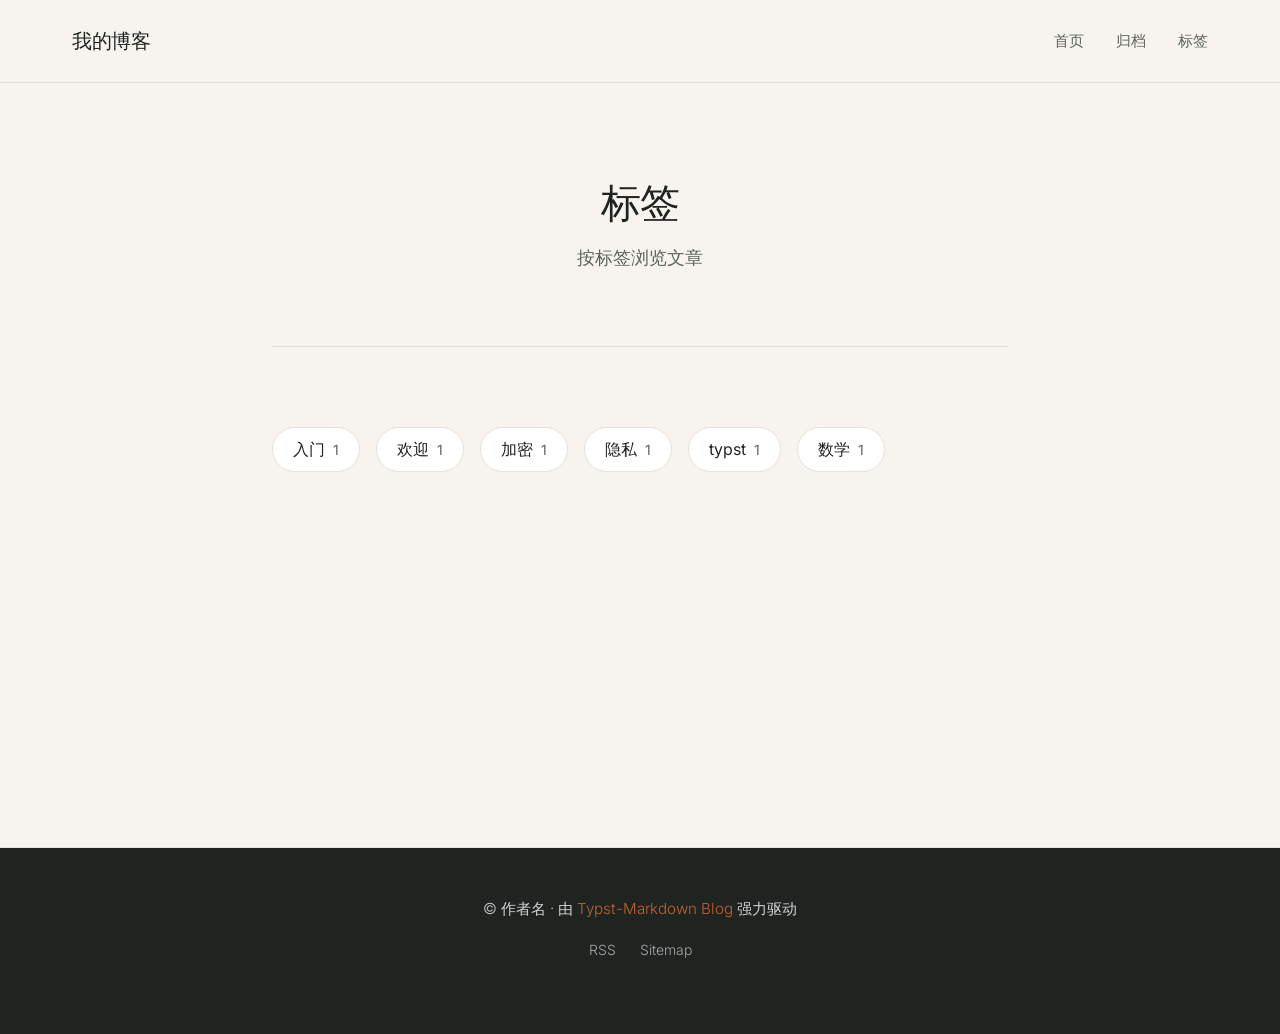
<file: tags/index.html>
<!DOCTYPE html>
<html lang="zh-CN">
<head>
  <meta charset="UTF-8">
  <meta name="viewport" content="width=device-width, initial-scale=1.0">
  <meta name="description" content="一个支持 Markdown 和 Typst 的静态博客">
  <meta name="author" content="作者名">
  <title>标签</title>
  <link rel="preconnect" href="https://fonts.googleapis.com">
  <link rel="preconnect" href="https://fonts.gstatic.com" crossorigin>
  <link href="https://fonts.googleapis.com/css2?family=Fraunces:ital,wght@0,400;0,500;1,400;1,500&family=Inter:wght@300;400;500&display=swap" rel="stylesheet">
  <link rel="stylesheet" href="/styles/main.css">
  <link rel="alternate" type="application/rss+xml" title="我的博客" href="/rss.xml">
</head>
<body>
<nav class="navbar">
  <div class="navbar-container">
    <a href="/" class="navbar-brand">我的博客</a>
    <div class="navbar-links">
      <a href="/" class="navbar-link">首页</a>
      <a href="/archive.html" class="navbar-link">归档</a>
      <a href="/tags/" class="navbar-link">标签</a>
    </div>
  </div>
</nav>

  <main class="main-content">
<div class="container">
  <header class="page-header">
    <h1 class="page-title">标签</h1>
    <p class="page-description">按标签浏览文章</p>
  </header>

  <div class="tags-cloud">
    <a href="/tags/入门.html" class="tag-bubble">
      入门 <span class="tag-count">1</span>
    </a>
    <a href="/tags/欢迎.html" class="tag-bubble">
      欢迎 <span class="tag-count">1</span>
    </a>
    <a href="/tags/加密.html" class="tag-bubble">
      加密 <span class="tag-count">1</span>
    </a>
    <a href="/tags/隐私.html" class="tag-bubble">
      隐私 <span class="tag-count">1</span>
    </a>
    <a href="/tags/typst.html" class="tag-bubble">
      typst <span class="tag-count">1</span>
    </a>
    <a href="/tags/数学.html" class="tag-bubble">
      数学 <span class="tag-count">1</span>
    </a>
  </div>
</div>
  </main>

<footer class="footer">
  <div class="footer-container">
    <p class="footer-text">
      © 作者名 ·
      由 <a href="https://github.com" target="_blank" rel="noopener">Typst-Markdown Blog</a> 强力驱动
    </p>
    <p class="footer-links">
      <a href="/rss.xml" class="footer-link">RSS</a>
      <a href="/sitemap.xml" class="footer-link">Sitemap</a>
    </p>
  </div>
</footer>

</body>
</html>
</file>
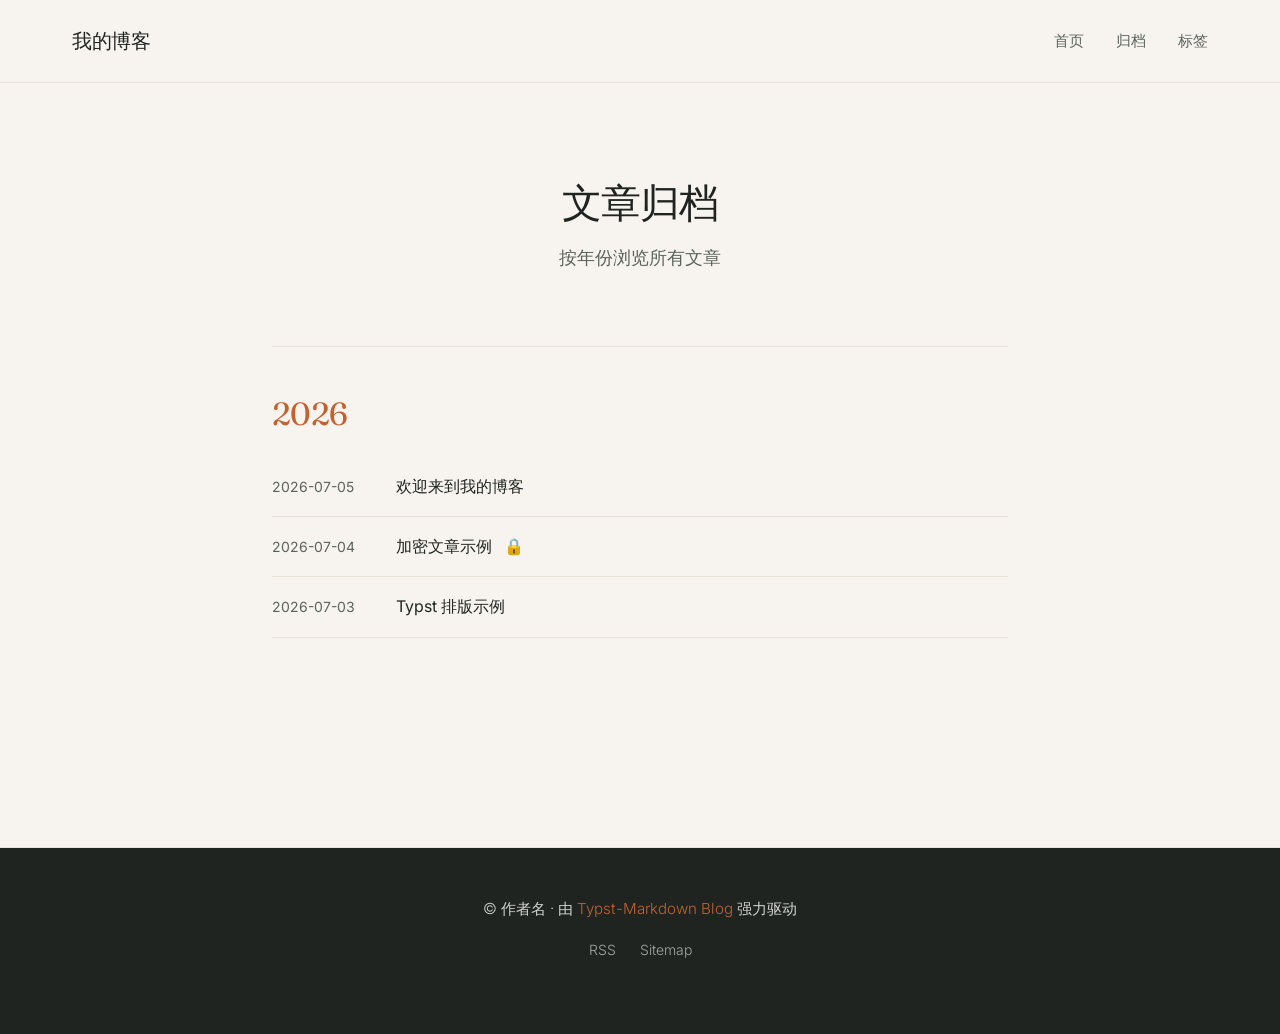
<file: archive.html>
<!DOCTYPE html>
<html lang="zh-CN">
<head>
  <meta charset="UTF-8">
  <meta name="viewport" content="width=device-width, initial-scale=1.0">
  <meta name="description" content="一个支持 Markdown 和 Typst 的静态博客">
  <meta name="author" content="作者名">
  <title>归档</title>
  <link rel="preconnect" href="https://fonts.googleapis.com">
  <link rel="preconnect" href="https://fonts.gstatic.com" crossorigin>
  <link href="https://fonts.googleapis.com/css2?family=Fraunces:ital,wght@0,400;0,500;1,400;1,500&family=Inter:wght@300;400;500&display=swap" rel="stylesheet">
  <link rel="stylesheet" href="/styles/main.css">
  <link rel="alternate" type="application/rss+xml" title="我的博客" href="/rss.xml">
</head>
<body>
<nav class="navbar">
  <div class="navbar-container">
    <a href="/" class="navbar-brand">我的博客</a>
    <div class="navbar-links">
      <a href="/" class="navbar-link">首页</a>
      <a href="/archive.html" class="navbar-link">归档</a>
      <a href="/tags/" class="navbar-link">标签</a>
    </div>
  </div>
</nav>

  <main class="main-content">
<div class="container">
  <header class="page-header">
    <h1 class="page-title">文章归档</h1>
    <p class="page-description">按年份浏览所有文章</p>
  </header>

  <div class="archive">
    <div class="archive-year">
      <h2 class="archive-year-title">2026</h2>
      <ul class="archive-list">
        <li class="archive-item">
          <span class="archive-date">2026-07-05</span>
          <a href="/posts/welcome.html" class="archive-link">
            欢迎来到我的博客
          </a>
        </li>
        <li class="archive-item">
          <span class="archive-date">2026-07-04</span>
          <a href="/posts/encrypted-example.html" class="archive-link">
            加密文章示例
<span class="archive-badge">🔒</span>          </a>
        </li>
        <li class="archive-item">
          <span class="archive-date">2026-07-03</span>
          <a href="/posts/typst-example.html" class="archive-link">
            Typst 排版示例
          </a>
        </li>
      </ul>
    </div>
  </div>
</div>
  </main>

<footer class="footer">
  <div class="footer-container">
    <p class="footer-text">
      © 作者名 ·
      由 <a href="https://github.com" target="_blank" rel="noopener">Typst-Markdown Blog</a> 强力驱动
    </p>
    <p class="footer-links">
      <a href="/rss.xml" class="footer-link">RSS</a>
      <a href="/sitemap.xml" class="footer-link">Sitemap</a>
    </p>
  </div>
</footer>

</body>
</html>
</file>
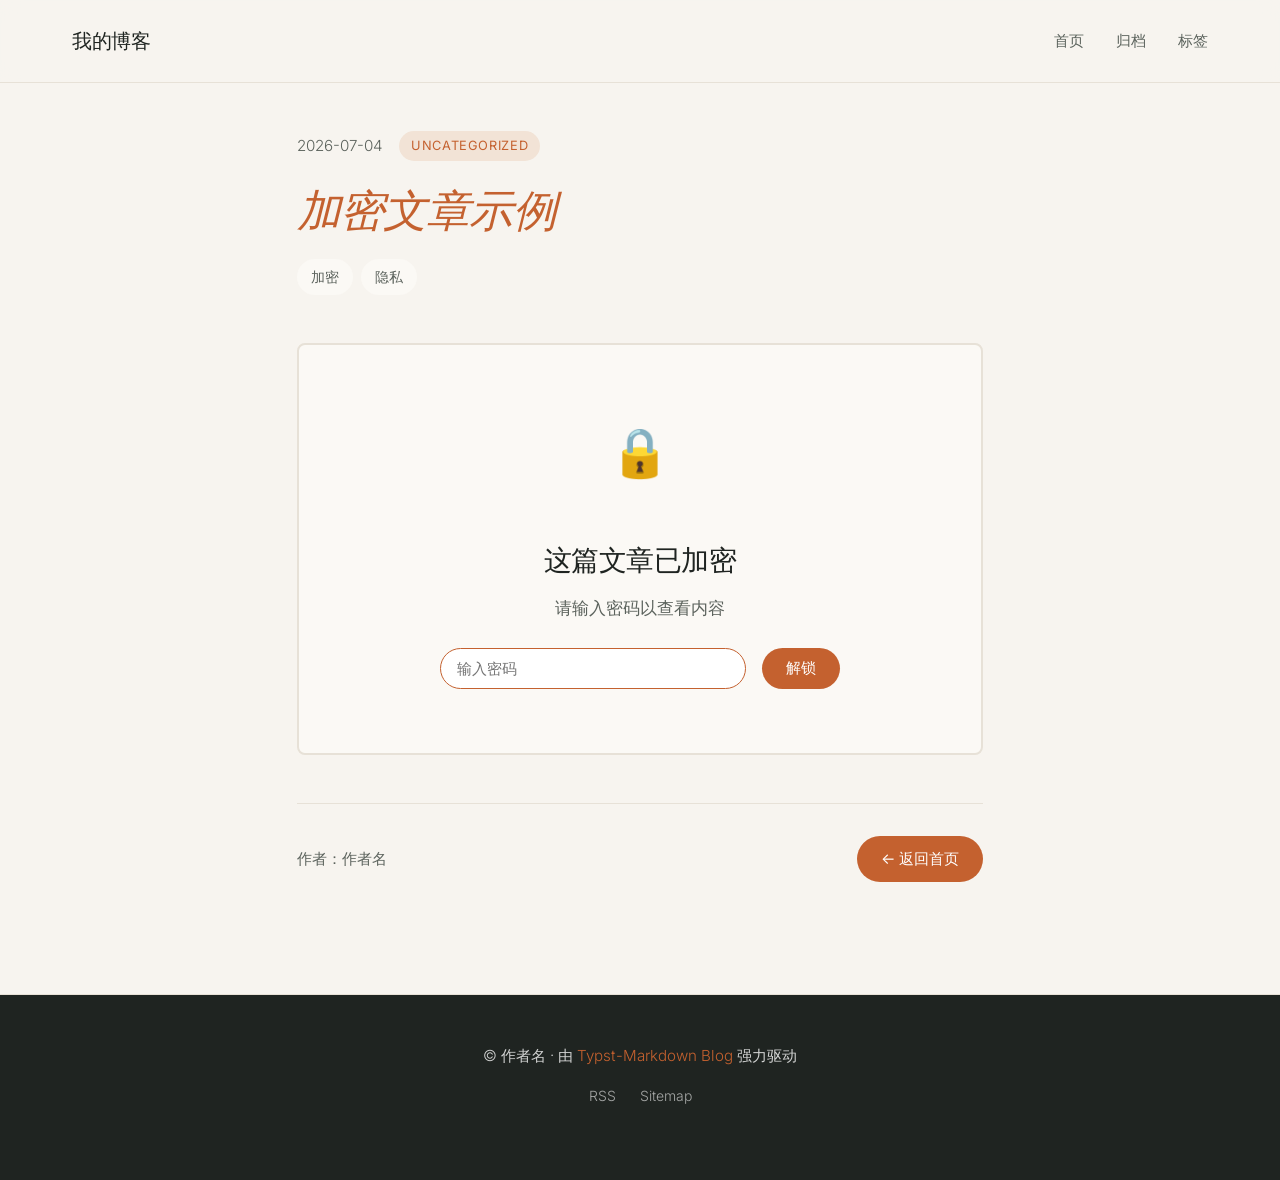
<file: posts/encrypted-example.html>
<!DOCTYPE html>
<html lang="zh-CN">
<head>
  <meta charset="UTF-8">
  <meta name="viewport" content="width=device-width, initial-scale=1.0">
  <meta name="description" content="一个支持 Markdown 和 Typst 的静态博客">
  <meta name="author" content="作者名">
  <title>加密文章示例</title>
  <link rel="preconnect" href="https://fonts.googleapis.com">
  <link rel="preconnect" href="https://fonts.gstatic.com" crossorigin>
  <link href="https://fonts.googleapis.com/css2?family=Fraunces:ital,wght@0,400;0,500;1,400;1,500&family=Inter:wght@300;400;500&display=swap" rel="stylesheet">
  <link rel="stylesheet" href="/styles/main.css">
  <link rel="alternate" type="application/rss+xml" title="我的博客" href="/rss.xml">
</head>
<body>
<nav class="navbar">
  <div class="navbar-container">
    <a href="/" class="navbar-brand">我的博客</a>
    <div class="navbar-links">
      <a href="/" class="navbar-link">首页</a>
      <a href="/archive.html" class="navbar-link">归档</a>
      <a href="/tags/" class="navbar-link">标签</a>
    </div>
  </div>
</nav>

  <main class="main-content">
<article class="post">
  <header class="post-header">
    <div class="post-meta">
      <span class="post-date">2026-07-04</span>
      <span class="post-category-pill">Uncategorized</span>
    </div>

    <h1 class="post-title"><em>加密文章示例</em></h1>

    <div class="post-tags">
      <a href="/tags/加密.html" class="post-tag">加密</a>
      <a href="/tags/隐私.html" class="post-tag">隐私</a>
    </div>

  </header>

  <div class="post-content ">
    <div class="encrypted-wrapper" id="encrypted-content">
  <div class="encrypted-prompt">
    <div class="encrypted-icon">🔒</div>
    <h2>这篇文章已加密</h2>
    <p class="encrypted-description">请输入密码以查看内容</p>
    <div class="encrypted-form">
      <input
        type="password"
        id="password-input"
        class="encrypted-input"
        placeholder="输入密码"
        autocomplete="off"
      />
      <button class="pill-button" onclick="decryptContent()">解锁</button>
    </div>
    <div id="decrypt-error" class="encrypted-error" style="display: none;"></div>
  </div>
  <script type="application/json" id="encrypted-data">{"salt":"KIQkS6uI8YfGTMUXCG7lwA==","iv":"M/a6BBw62bUCCVK8","encrypted":"6MHcO6OU037t0ekEEnbtTKLsjHBiVSRiNkIgJk91rAE/R9hEXReSCppcaNN5z15oYo7Fjbsu/Q7/hCt+/QCIJKtAT3ZlLBC1rWqCZQZ764VZK3ZthBpOXVvrUuKrhQOCLqxEJhGrlyVnwvaitM71mUMleU4r8MWrjtSyXGoE1N3xoigv0MZ5LZniJj8jKBW2RYg+Y/AtbAJKBJt4q+8ZlcI4785eZOb8ybdZYJS3wUo4U0EBZe1html2wEhSGnyN3fmAzkYJG2+ILQK1T7OlbWQPA2RdIAlJVxZCWoYjg3zipQ72SwtdmVlMBYo2iD/c6rcNbx3G/2ybogoPcEQYEHVEn+zdinxs6MY1hN6YmwzlM3SuubMyuqAwlUM/oBZt17UeKnPB8BYuY5gJ2ocOBVrdwaoEe4z4Bak26YB1PF6pa8AJmm13vRIYC99CP5A=","tag":"Ddic8MwnpHcHvNPwEyF59Q==","iterations":100000}</script>
</div>
  </div>

  <footer class="post-footer">
    <div class="post-author">
      <span>作者：作者名</span>
    </div>
    <div class="post-nav">
      <a href="/" class="pill-button">← 返回首页</a>
    </div>
  </footer>
</article>
  </main>

<footer class="footer">
  <div class="footer-container">
    <p class="footer-text">
      © 作者名 ·
      由 <a href="https://github.com" target="_blank" rel="noopener">Typst-Markdown Blog</a> 强力驱动
    </p>
    <p class="footer-links">
      <a href="/rss.xml" class="footer-link">RSS</a>
      <a href="/sitemap.xml" class="footer-link">Sitemap</a>
    </p>
  </div>
</footer>

  <script src="/scripts/decrypt.js"></script>
</body>
</html>
</file>
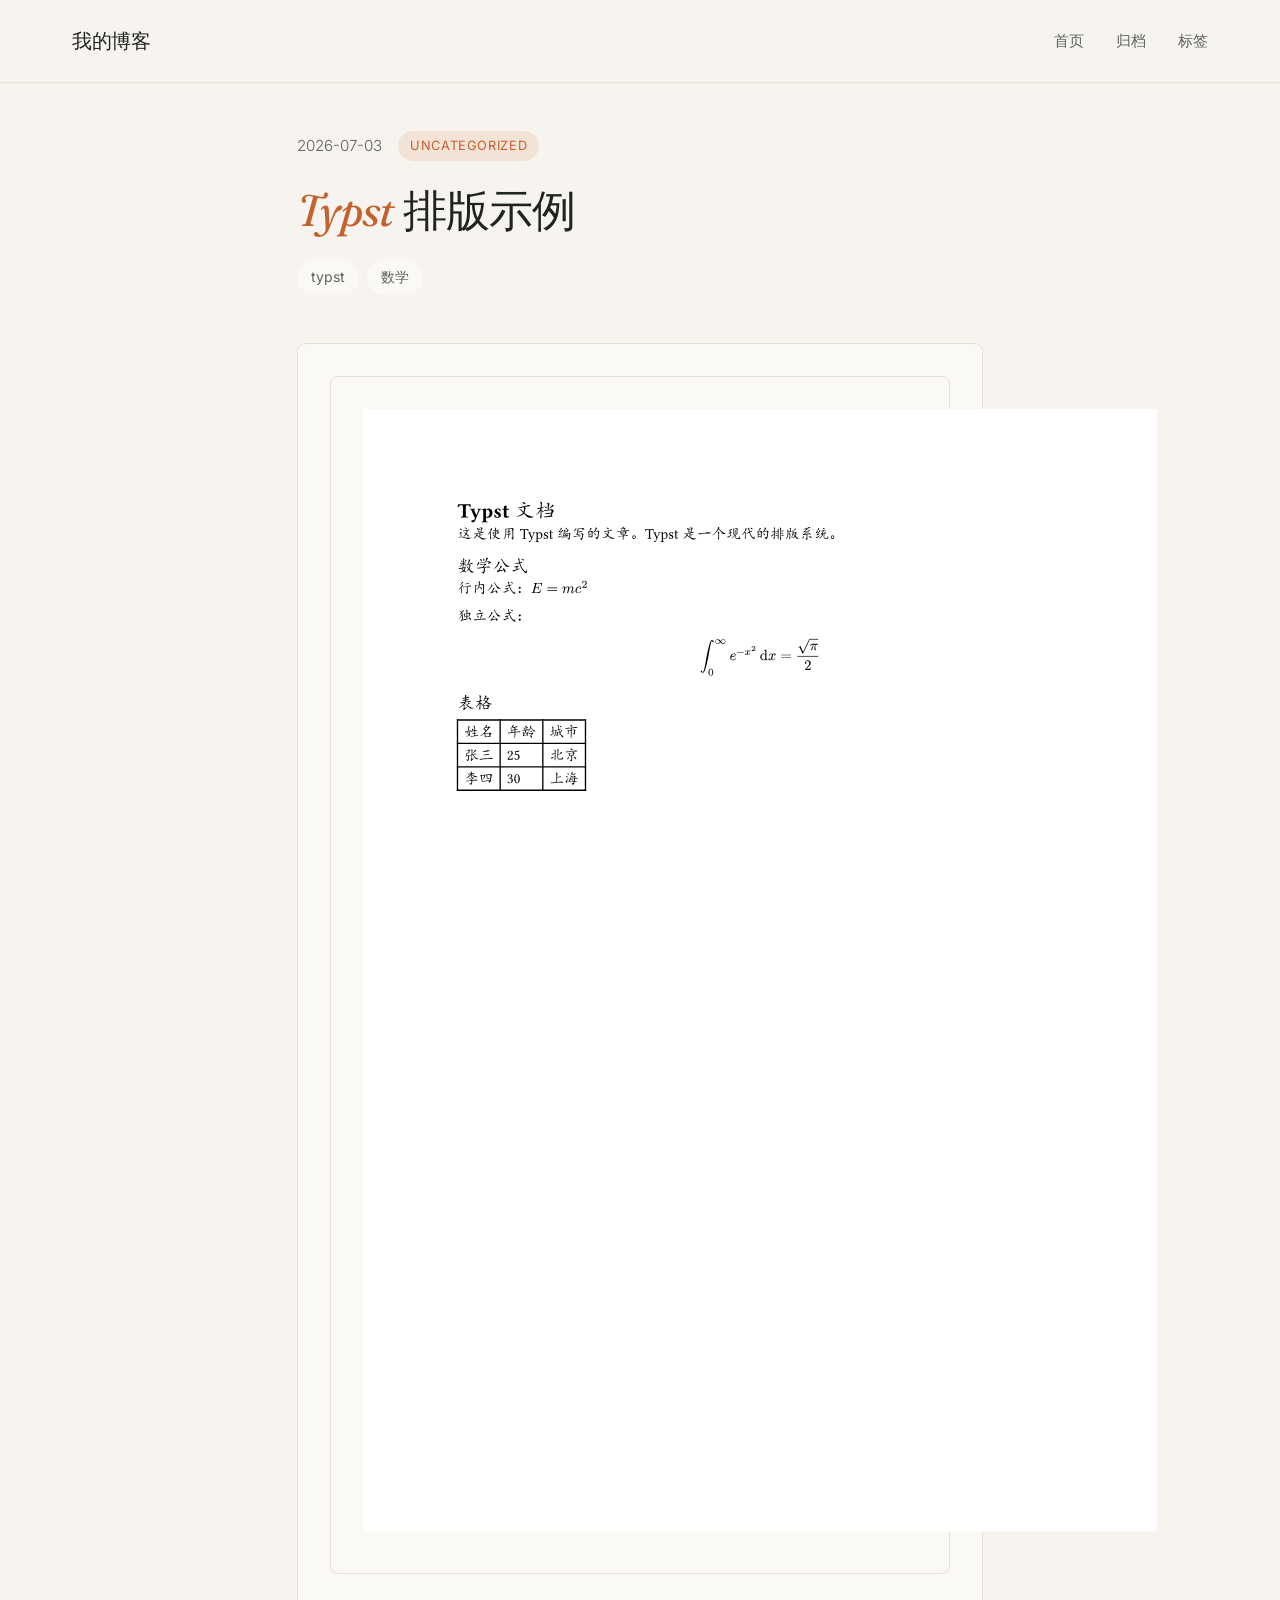
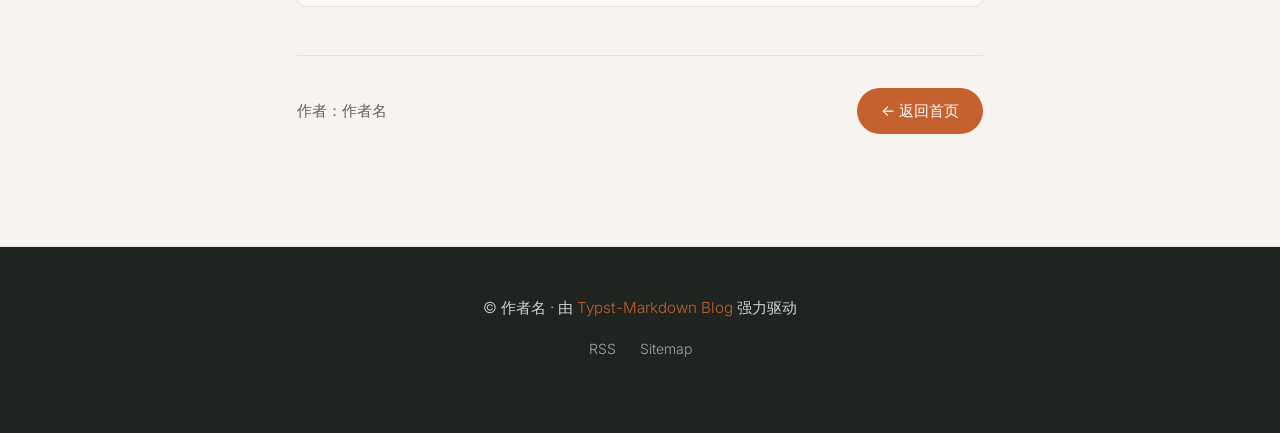
<file: posts/typst-example.html>
<!DOCTYPE html>
<html lang="zh-CN">
<head>
  <meta charset="UTF-8">
  <meta name="viewport" content="width=device-width, initial-scale=1.0">
  <meta name="description" content="一个支持 Markdown 和 Typst 的静态博客">
  <meta name="author" content="作者名">
  <title>Typst 排版示例</title>
  <link rel="preconnect" href="https://fonts.googleapis.com">
  <link rel="preconnect" href="https://fonts.gstatic.com" crossorigin>
  <link href="https://fonts.googleapis.com/css2?family=Fraunces:ital,wght@0,400;0,500;1,400;1,500&family=Inter:wght@300;400;500&display=swap" rel="stylesheet">
  <link rel="stylesheet" href="/styles/main.css">
  <link rel="alternate" type="application/rss+xml" title="我的博客" href="/rss.xml">
</head>
<body>
<nav class="navbar">
  <div class="navbar-container">
    <a href="/" class="navbar-brand">我的博客</a>
    <div class="navbar-links">
      <a href="/" class="navbar-link">首页</a>
      <a href="/archive.html" class="navbar-link">归档</a>
      <a href="/tags/" class="navbar-link">标签</a>
    </div>
  </div>
</nav>

  <main class="main-content">
<article class="post">
  <header class="post-header">
    <div class="post-meta">
      <span class="post-date">2026-07-03</span>
      <span class="post-category-pill">Uncategorized</span>
    </div>

    <h1 class="post-title"><em>Typst</em> 排版示例</h1>

    <div class="post-tags">
      <a href="/tags/typst.html" class="post-tag">typst</a>
      <a href="/tags/数学.html" class="post-tag">数学</a>
    </div>

  </header>

  <div class="post-content typst-content">
    <div class="typst-content typst-svg"><svg viewBox="0 0 595.275590551 841.88976378" width="595.275590551pt" height="841.88976378pt" xmlns="http://www.w3.org/2000/svg" xmlns:xlink="http://www.w3.org/1999/xlink" xmlns:h5="http://www.w3.org/1999/xhtml"><path fill="#ffffff" fill-rule="nonzero" d="M 0 0v 841.88976378h 595.275590551v -841.88976378Z "/><g transform="translate(70.866141732 70.866141732)"><g transform="matrix(1 0 0 -1 0 10.5875)"><use xlink:href="#g4360B6CC2192A3DAC101382A4A05D7D3" x="0" y="0" fill="#000000" fill-rule="nonzero"/><use xlink:href="#gCF4524CCF228B6888BA4DE1BE334A15E" x="9.2862" y="0" fill="#000000" fill-rule="nonzero"/><use xlink:href="#gF9FB2CA3C700FACF8AAC33DC41F5205" x="17.8794" y="0" fill="#000000" fill-rule="nonzero"/><use xlink:href="#g476124418761C934B95A35B0D3C20E07" x="26.8268" y="0" fill="#000000" fill-rule="nonzero"/><use xlink:href="#g98D4ECD12BF7D91D0E78ABACB44D7A45" x="33.4026" y="0" fill="#000000" fill-rule="nonzero"/></g><g transform="matrix(1 0 0 -1 42.7658 10.5875)"><use xlink:href="#gB026D7185E03A29682F1434F911AD527" x="0" y="0" fill="#000000" fill-rule="nonzero"/><use xlink:href="#g2B410DBCCE8BBACAD3BC27E4237D77EC" x="15.4" y="0" fill="#000000" fill-rule="nonzero"/></g></g><g transform="matrix(1 0 0 -1 70.866141732 97.266141732)"><use xlink:href="#gE24280596CADC08F1EF31609EE110F61" x="0" y="0" fill="#000000" fill-rule="nonzero"/><use xlink:href="#g990D562D19C66AC938638E326D58FB9F" x="11" y="0" fill="#000000" fill-rule="nonzero"/><use xlink:href="#gEE6A6754169BA5E101A4EE4EE0374462" x="22" y="0" fill="#000000" fill-rule="nonzero"/><use xlink:href="#g5AE8F8F54F26E0468AD88248BE1DF7CF" x="33" y="0" fill="#000000" fill-rule="nonzero"/></g><g transform="matrix(1 0 0 -1 114.866141732 97.266141732)"/><g transform="matrix(1 0 0 -1 117.616141732 97.266141732)"><use xlink:href="#g6553513FE64203BDE37F7BF6C55D1886" x="0" y="0" fill="#000000" fill-rule="nonzero"/><use xlink:href="#gB7E01F34AB4FF1C26BADF7D662D6A5FF" x="6.028" y="0" fill="#000000" fill-rule="nonzero"/><use xlink:href="#gF9560AC257AD9BBCF737B0F29E336B2F" x="11.693" y="0" fill="#000000" fill-rule="nonzero"/><use xlink:href="#g4E5D026409004C23B788CF76C0C2AF69" x="17.402" y="0" fill="#000000" fill-rule="nonzero"/><use xlink:href="#gB38329E71763B8BD4CF776D24C5AFFE1" x="21.692" y="0" fill="#000000" fill-rule="nonzero"/></g><g transform="matrix(1 0 0 -1 145.534141732 97.266141732)"><use xlink:href="#gD47CA9F100B38BD02CC4DE16586F62AD" x="0" y="0" fill="#000000" fill-rule="nonzero"/><use xlink:href="#gDD1FE422034AA48B22861D1211B61E17" x="11" y="0" fill="#000000" fill-rule="nonzero"/><use xlink:href="#gCB1C2978C9710880CB6A0BEEED205F5A" x="22" y="0" fill="#000000" fill-rule="nonzero"/><use xlink:href="#g7B53C1D04CF3F5AA8B13F1150E057685" x="33" y="0" fill="#000000" fill-rule="nonzero"/><use xlink:href="#g6F39E62E38A7D4AC742A347294D824A4" x="44" y="0" fill="#000000" fill-rule="nonzero"/><use xlink:href="#g38BCCC70734480A2755D5B3E1CF66AE6" x="55" y="0" fill="#000000" fill-rule="nonzero"/></g><g transform="matrix(1 0 0 -1 211.534141732 97.266141732)"><use xlink:href="#g6553513FE64203BDE37F7BF6C55D1886" x="0" y="0" fill="#000000" fill-rule="nonzero"/><use xlink:href="#gB7E01F34AB4FF1C26BADF7D662D6A5FF" x="6.028" y="0" fill="#000000" fill-rule="nonzero"/><use xlink:href="#gF9560AC257AD9BBCF737B0F29E336B2F" x="11.693" y="0" fill="#000000" fill-rule="nonzero"/><use xlink:href="#g4E5D026409004C23B788CF76C0C2AF69" x="17.402" y="0" fill="#000000" fill-rule="nonzero"/><use xlink:href="#gB38329E71763B8BD4CF776D24C5AFFE1" x="21.692" y="0" fill="#000000" fill-rule="nonzero"/></g><g transform="matrix(1 0 0 -1 239.452141732 97.266141732)"><use xlink:href="#g990D562D19C66AC938638E326D58FB9F" x="0" y="0" fill="#000000" fill-rule="nonzero"/><use xlink:href="#g3ACC12A362B5BCC552F5C142A6400177" x="11" y="0" fill="#000000" fill-rule="nonzero"/><use xlink:href="#gF9162DF207FE06E2A11F585BA6A4B0E" x="22" y="0" fill="#000000" fill-rule="nonzero"/><use xlink:href="#gCA4AF67B5F8EAA7AC4289CB02C498384" x="33" y="0" fill="#000000" fill-rule="nonzero"/><use xlink:href="#gD6BC9AD6A5210CCFB8766766CE6E100E" x="44" y="0" fill="#000000" fill-rule="nonzero"/><use xlink:href="#gCB1C2978C9710880CB6A0BEEED205F5A" x="55" y="0" fill="#000000" fill-rule="nonzero"/><use xlink:href="#g9B64968AAF5DD9E897A9CBD00E718DEF" x="66" y="0" fill="#000000" fill-rule="nonzero"/><use xlink:href="#g2ECDC3BFF4C8F9A4BD538D56CA31E9A2" x="77" y="0" fill="#000000" fill-rule="nonzero"/><use xlink:href="#g3F10886C41ECC539E31AC8CA65D86B24" x="88" y="0" fill="#000000" fill-rule="nonzero"/><use xlink:href="#g7EF7C08815AB4BC9F6CDE78DE71F5127" x="99" y="0" fill="#000000" fill-rule="nonzero"/><use xlink:href="#g38BCCC70734480A2755D5B3E1CF66AE6" x="110" y="0" fill="#000000" fill-rule="nonzero"/></g><g transform="translate(70.866141732 113.106141732)"><g transform="matrix(1 0 0 -1 0 9.075)"><use xlink:href="#gE851CC060F91B2241745ABEC63073C3" x="0" y="0" fill="#000000" fill-rule="nonzero"/><use xlink:href="#g8E5B85BBF2ED39CCC4F231C4F254D063" x="13.2" y="0" fill="#000000" fill-rule="nonzero"/><use xlink:href="#g940CD5CF6F9E78DE34F0BC2750AD044D" x="26.4" y="0" fill="#000000" fill-rule="nonzero"/><use xlink:href="#g61FBC46D0A10AD2C71D91F048DBA101" x="39.6" y="0" fill="#000000" fill-rule="nonzero"/></g></g><g transform="matrix(1 0 0 -1 70.866141732 137.993641732)"><use xlink:href="#gD99455434E496744F4C9B183D230B668" x="0" y="0" fill="#000000" fill-rule="nonzero"/><use xlink:href="#g5537DFA874802C4B4546DCFD7EE5B4DC" x="11" y="0" fill="#000000" fill-rule="nonzero"/><use xlink:href="#g56F7E4418BA7113C74BF6EE010C582B" x="22" y="0" fill="#000000" fill-rule="nonzero"/><use xlink:href="#gAA79CE6C0EAE702C6BA721379DBD81A4" x="33" y="0" fill="#000000" fill-rule="nonzero"/><use xlink:href="#g13D7A765B9EA123F72DF9242D76233AD" x="44" y="0" fill="#000000" fill-rule="nonzero"/></g><g transform="matrix(1 0 0 -1 125.866141732 137.993641732)"><use xlink:href="#gBA224E517FED02B5D6EE58F51B447F43" x="0" y="0" fill="#000000" fill-rule="nonzero"/></g><g transform="matrix(1 0 0 -1 137.633697288 137.993641732)"><use xlink:href="#g2389F7618E8CE27CC7151A1D8E5DEAD4" x="0" y="0" fill="#000000" fill-rule="nonzero"/></g><g transform="matrix(1 0 0 -1 149.247252843 137.993641732)"><use xlink:href="#g9086F8A8E79AFF3C711DEA48C4101BD3" x="0" y="0" fill="#000000" fill-rule="nonzero"/></g><g transform="matrix(1 0 0 -1 158.905252843 137.993641732)"><use xlink:href="#g40FE25E54F5492ED24B9F95C84D97EA9" x="0" y="0" fill="#000000" fill-rule="nonzero"/></g><g transform="matrix(1 0 0 -1 163.943252843 134.000641732)"><use xlink:href="#g25B224D96CA3F5CCC7E774117FEA026D" x="0" y="0" fill="#000000" fill-rule="nonzero"/></g><g transform="matrix(1 0 0 -1 70.866141732 158.756141732)"><use xlink:href="#g5D70C28E4F53B95018212353348CC966" x="0" y="0" fill="#000000" fill-rule="nonzero"/><use xlink:href="#g9B992F7043AFB7D103A442F699C13891" x="11" y="0" fill="#000000" fill-rule="nonzero"/><use xlink:href="#g56F7E4418BA7113C74BF6EE010C582B" x="22" y="0" fill="#000000" fill-rule="nonzero"/><use xlink:href="#gAA79CE6C0EAE702C6BA721379DBD81A4" x="33" y="0" fill="#000000" fill-rule="nonzero"/><use xlink:href="#g13D7A765B9EA123F72DF9242D76233AD" x="44" y="0" fill="#000000" fill-rule="nonzero"/></g><g transform="matrix(1 0 0 -1 252.674806387 188.280141732)"><use xlink:href="#g9C6CE801A3C64ACA2167B0FBC3108D01" x="0" y="0" fill="#000000" fill-rule="nonzero"/></g><g transform="matrix(1 0 0 -1 263.663806387 176.059141732)"><use xlink:href="#gF35AF655262B32CF4D3818BC12F052E2" x="0" y="0" fill="#000000" fill-rule="nonzero"/></g><g transform="matrix(1 0 0 -1 258.713806387 199.951141732)"><use xlink:href="#gCFFEDE9C82D78D7703A652B0C82EC869" x="0" y="0" fill="#000000" fill-rule="nonzero"/></g><g transform="matrix(1 0 0 -1 274.88343972 188.280141732)"><use xlink:href="#g1570446F77F9A6C1B85605F46F92409E" x="0" y="0" fill="#000000" fill-rule="nonzero"/></g><g transform="matrix(1 0 0 -1 280.00943972 184.287141732)"><use xlink:href="#g579254C6D7C5460FC0BE22F3C99860E5" x="0" y="0" fill="#000000" fill-rule="nonzero"/></g><g transform="matrix(1 0 0 -1 286.00003972 184.287141732)"><use xlink:href="#gB4F8E97E8EFD98CA94EE40D9890E0542" x="0" y="0" fill="#000000" fill-rule="nonzero"/></g><g transform="matrix(1 0 0 -1 290.98963972 181.492041732)"><use xlink:href="#g1E91EC0565909D26837158C3378F24FD" x="0" y="0" fill="#000000" fill-rule="nonzero"/></g><g transform="matrix(1 0 0 -1 297.615673053 188.280141732)"><use xlink:href="#g1680D556E590D2896797EB422A195824" x="0" y="0" fill="#000000" fill-rule="nonzero"/></g><g transform="matrix(1 0 0 -1 303.731673053 188.280141732)"><use xlink:href="#g7FDD4349A49914F62F30F23AE9794251" x="0" y="0" fill="#000000" fill-rule="nonzero"/></g><g transform="matrix(1 0 0 -1 313.079228609 188.280141732)"><use xlink:href="#g2389F7618E8CE27CC7151A1D8E5DEAD4" x="0" y="0" fill="#000000" fill-rule="nonzero"/></g><g transform="matrix(1 0 0 -1 325.792784164 172.924141732)"><use xlink:href="#gFDB6B28381D802906C4D59DE3F22D50A" x="0" y="0" fill="#000000" fill-rule="nonzero"/></g><path fill="none" stroke="#000000" stroke-width="0.528" stroke-linecap="butt" stroke-linejoin="miter" stroke-miterlimit="4" transform="translate(334.955784164 172.748141732)" d="M 0 0h 6.545"/><g transform="matrix(1 0 0 -1 334.955784164 180.833141732)"><use xlink:href="#g85203C193CE53EF3093DD914D5338948" x="0" y="0" fill="#000000" fill-rule="nonzero"/></g><g transform="matrix(1 0 0 -1 330.896784164 195.826141732)"><use xlink:href="#g847DCE2A3EE7D23E3D551BDE0EE8A683" x="0" y="0" fill="#000000" fill-rule="nonzero"/></g><path fill="none" stroke="#000000" stroke-width="0.528" stroke-linecap="butt" stroke-linejoin="miter" stroke-miterlimit="4" transform="translate(325.792784164 185.530141732)" d="M 0 0h 15.708"/><g transform="translate(70.866141732 215.945141732)"><g transform="matrix(1 0 0 -1 0 9.075)"><use xlink:href="#g1A8FFEAD7EBDDA34BF31B52E1FC9621D" x="0" y="0" fill="#000000" fill-rule="nonzero"/><use xlink:href="#g48810677E06477C2E0215A9E26D8035F" x="13.2" y="0" fill="#000000" fill-rule="nonzero"/></g></g><path fill="none" stroke="#000000" stroke-width="1" stroke-linecap="butt" stroke-linejoin="miter" stroke-miterlimit="4" transform="translate(70.866141732 232.770141732)" d="M 0 0v 53.6875"/><path fill="none" stroke="#000000" stroke-width="1" stroke-linecap="butt" stroke-linejoin="miter" stroke-miterlimit="4" transform="translate(102.866141732 232.770141732)" d="M 0 0v 53.6875"/><path fill="none" stroke="#000000" stroke-width="1" stroke-linecap="butt" stroke-linejoin="miter" stroke-miterlimit="4" transform="translate(134.866141732 232.770141732)" d="M 0 0v 53.6875"/><path fill="none" stroke="#000000" stroke-width="1" stroke-linecap="butt" stroke-linejoin="miter" stroke-miterlimit="4" transform="translate(166.866141732 232.770141732)" d="M 0 0v 53.6875"/><path fill="none" stroke="#000000" stroke-width="1" stroke-linecap="butt" stroke-linejoin="miter" stroke-miterlimit="4" transform="translate(70.366141732 233.270141732)" d="M 0 0h 97"/><path fill="none" stroke="#000000" stroke-width="1" stroke-linecap="butt" stroke-linejoin="miter" stroke-miterlimit="4" transform="translate(70.366141732 250.832641732)" d="M 0 0h 97"/><path fill="none" stroke="#000000" stroke-width="1" stroke-linecap="butt" stroke-linejoin="miter" stroke-miterlimit="4" transform="translate(70.366141732 268.395141732)" d="M 0 0h 97"/><path fill="none" stroke="#000000" stroke-width="1" stroke-linecap="butt" stroke-linejoin="miter" stroke-miterlimit="4" transform="translate(70.366141732 285.957641732)" d="M 0 0h 97"/><g transform="matrix(1 0 0 -1 75.866141732 245.832641732)"><use xlink:href="#gCD83B3BB9F769408C476B265B1D6F580" x="0" y="0" fill="#000000" fill-rule="nonzero"/><use xlink:href="#g3C33B3ED3128CB11F9F07180055F3902" x="11" y="0" fill="#000000" fill-rule="nonzero"/></g><g transform="matrix(1 0 0 -1 107.866141732 245.832641732)"><use xlink:href="#gCAC0A25D73D869F162B628A7CB2B6A38" x="0" y="0" fill="#000000" fill-rule="nonzero"/><use xlink:href="#g835A11751910CB493D21AA12ED187211" x="11" y="0" fill="#000000" fill-rule="nonzero"/></g><g transform="matrix(1 0 0 -1 139.866141732 245.832641732)"><use xlink:href="#gAE450B0BC820391E05D45387A23ABA03" x="0" y="0" fill="#000000" fill-rule="nonzero"/><use xlink:href="#g85E11964D7E4A4FF51B22D4ABAEAB18" x="11" y="0" fill="#000000" fill-rule="nonzero"/></g><g transform="matrix(1 0 0 -1 75.866141732 263.395141732)"><use xlink:href="#g419B8B175EEF5741AA64BCA04A1041C3" x="0" y="0" fill="#000000" fill-rule="nonzero"/><use xlink:href="#g8959B3FDACE3CC3DF0F7BAD4CEFF2479" x="11" y="0" fill="#000000" fill-rule="nonzero"/></g><g transform="matrix(1 0 0 -1 107.866141732 263.070641732)"><use xlink:href="#g5BA3B744496DE638A69C45D17B8B8178" x="0" y="0" fill="#000000" fill-rule="nonzero"/><use xlink:href="#g11CDB088C8E2186077BDC4630970361A" x="5.115" y="0" fill="#000000" fill-rule="nonzero"/></g><g transform="matrix(1 0 0 -1 139.866141732 263.395141732)"><use xlink:href="#g47BC493505EA0CF1ED4718EC763EC676" x="0" y="0" fill="#000000" fill-rule="nonzero"/><use xlink:href="#g47F65293F4D5BD967969C53A2E55FD7E" x="11" y="0" fill="#000000" fill-rule="nonzero"/></g><g transform="matrix(1 0 0 -1 75.866141732 280.957641732)"><use xlink:href="#g95AEBD2AC69B3B3D48C14E399139B088" x="0" y="0" fill="#000000" fill-rule="nonzero"/><use xlink:href="#g11274FB1868844734CEA7A6634771784" x="11" y="0" fill="#000000" fill-rule="nonzero"/></g><g transform="matrix(1 0 0 -1 107.866141732 280.633141732)"><use xlink:href="#g95E62ABD17097D047789BD4F75E52D9B" x="0" y="0" fill="#000000" fill-rule="nonzero"/><use xlink:href="#g8E3C9955A16891CC95B0D7826587A8C6" x="5.115" y="0" fill="#000000" fill-rule="nonzero"/></g><g transform="matrix(1 0 0 -1 139.866141732 280.957641732)"><use xlink:href="#g632E9AE0AE3D1074F90CAFE84DECCA5B" x="0" y="0" fill="#000000" fill-rule="nonzero"/><use xlink:href="#g86CAA42F1FC50F63B725139161F07281" x="11" y="0" fill="#000000" fill-rule="nonzero"/></g><defs><symbol id="g4360B6CC2192A3DAC101382A4A05D7D3" overflow="visible"><path d="M 0 0m 6.237 1.8942v 5.852c 0 0.9856 0.154 1.5554 0.7084 1.5554h 0.3388c 1.155 0 1.8018 -0.385 2.0636 -1.5708c 0.1694 0 0.462 0.0154 0.6006 0.077c -0.1078 0.7084 -0.1848 1.5092 -0.2002 2.2022c 0 0.0154 -0.0308 0.0462 -0.0462 0.0462c -0.5236 -0.0462 -2.233 -0.1232 -3.4496 -0.1232h -2.1714c -1.1858 0 -3.003 0.077 -3.5882 0.1232c -0.0308 0 -0.0616 -0.0308 -0.0616 -0.0462c -0.0616 -0.693 -0.2156 -1.5092 -0.385 -2.2484c 0.154 -0.0616 0.4158 -0.077 0.6006 -0.077c 0.308 1.232 0.9394 1.617 1.9558 1.617h 0.7546c 0.5698 0 0.7238 -0.5698 0.7238 -1.5092v -5.8982c 0 -1.2782 -0.2618 -1.3552 -1.4938 -1.4014c -0.0924 -0.0924 -0.0924 -0.4312 0 -0.5236c 0.7546 0.0154 1.5554 0.0308 2.541 0.0308c 1.0164 0 1.8326 -0.0154 2.6026 -0.0308c 0.0924 0.0924 0.0924 0.4312 0 0.5236c -1.232 0.0462 -1.4938 0.1232 -1.4938 1.4014Z "/></symbol><symbol id="gCF4524CCF228B6888BA4DE1BE334A15E" overflow="visible"><path d="M 0 0m 3.7268 -2.5872c 0.2464 0.4312 0.4774 0.9856 0.6622 1.4476c 1.232 2.9722 1.9866 4.6354 2.8028 6.3602c 0.2156 0.4466 0.6776 0.924 1.2474 0.9702c 0.0924 0.0924 0.0924 0.4312 0 0.5236c -0.385 -0.0154 -0.6622 -0.0308 -1.0934 -0.0308c -0.539 0 -1.0626 0.0154 -1.6324 0.0308c -0.0924 -0.0924 -0.0924 -0.4312 0 -0.5236c 0.4928 -0.0462 0.9856 -0.1232 0.7392 -0.6776l -1.5862 -3.5574c 0 -0.0154 0 -0.0154 -0.0154 -0.0308c 0 0.0154 0 0.0308 -0.0154 0.0616l -1.4322 3.2186c -0.0154 0.0154 -0.0154 0.0308 -0.0154 0.0462c -0.2772 0.6006 -0.385 0.8624 0.5236 0.9394c 0.0924 0.0924 0.0924 0.4312 0 0.5236c -0.5698 -0.0154 -1.4938 -0.0308 -2.0482 -0.0308c -0.5236 0 -1.4014 0.0154 -1.7094 0.0308c -0.0924 -0.0924 -0.0924 -0.4312 0 -0.5236c 0.6776 -0.0616 0.8008 -0.1694 1.2166 -1.1396l 1.9866 -4.5584c 0.0462 -0.077 0.1078 -0.1386 0.154 -0.2002c 0.2002 -0.2772 0.3696 -0.5082 0.2772 -0.7238l -0.3696 -0.847c -0.2002 -0.4774 -0.385 -0.7546 -0.8162 -0.7546c -0.2772 0 -0.3234 0.0616 -0.539 0.0616c -0.5852 0 -0.924 -0.4004 -0.924 -0.7084c 0 -0.2002 0.0462 -0.4466 0.1848 -0.616c 0.1386 -0.1694 0.4004 -0.2772 0.6006 -0.2772c 0.2002 0 0.6622 0.0616 0.8778 0.154c 0.3234 0.154 0.7546 0.5236 0.924 0.8316Z "/></symbol><symbol id="gF9FB2CA3C700FACF8AAC33DC41F5205" overflow="visible"><path d="M 0 0m 1.463 4.7586v -6.4526c 0 -1.2782 -0.1694 -1.309 -1.1088 -1.386c -0.0924 -0.0924 -0.0924 -0.4312 0 -0.5236c 0.6468 0.0154 1.2936 0.0308 2.1098 0.0308c 0.8162 0 1.4476 -0.0154 2.1098 -0.0308c 0.0924 0.0924 0.0924 0.4312 0 0.5236c -0.9394 0.0616 -1.1088 0.1078 -1.1088 1.386v 1.8018c 0.3388 -0.1694 0.6622 -0.2618 1.0318 -0.2618c 2.3408 0 3.8654 1.54 3.8654 3.8038c 0 0.8624 -0.3234 1.8172 -0.924 2.4178c -0.539 0.539 -1.309 0.77 -2.1098 0.77c -0.4466 0 -1.2782 -0.539 -1.8172 -1.0318h -0.0924c -0.0308 0.4312 -0.077 0.77 -0.077 0.77c -0.0154 0.1848 -0.1386 0.2618 -0.3542 0.2618c -0.5698 -0.154 -1.4938 -0.3696 -2.5564 -0.5082c -0.0308 -0.0924 0 -0.4004 0.0308 -0.4928c 0.847 -0.077 1.001 -0.2002 1.001 -1.078Z m 2.002 -3.7576v 3.9424c 0 0.0924 0 0.1694 0 0.2618c 0.4466 0.4004 1.0164 0.6006 1.3706 0.6006c 0.6314 0 1.3706 -0.77 1.3706 -2.5718c 0 -1.2936 -0.462 -2.7412 -1.8018 -2.7412c -0.1694 0 -0.5544 0.0924 -0.9394 0.5082Z "/></symbol><symbol id="g476124418761C934B95A35B0D3C20E07" overflow="visible"><path d="M 0 0m 0.7392 2.2484c 0.0616 -0.7546 0.1386 -1.4784 0.2618 -2.0636c 0.2926 -0.0924 1.2782 -0.3388 2.1406 -0.3388c 1.1858 0 2.6642 0.6468 2.6642 1.9866c 0 0.5236 -0.1232 0.9394 -0.4774 1.3244c -0.4312 0.4928 -1.078 0.8778 -1.7864 1.1858c -0.616 0.2618 -0.8316 0.7546 -0.8316 1.2012c 0 0.3542 0.2926 0.6468 0.7392 0.6468c 0.539 0 1.0626 -0.4928 1.4476 -1.4322c 0.2772 -0.0462 0.4466 -0.0308 0.6006 0.077c 0 0.5544 -0.0616 1.1396 -0.2002 1.6324c -0.4928 0.2156 -0.8778 0.3696 -1.7248 0.3696c -0.8162 0 -1.5862 -0.308 -2.079 -0.8008c -0.3542 -0.3542 -0.5236 -0.7854 -0.5236 -1.2012c 0 -0.462 0.1848 -0.8316 0.4774 -1.155c 0.4774 -0.5236 1.3244 -1.0626 1.7864 -1.2782c 0.616 -0.2772 0.7854 -0.8316 0.7854 -1.2012c 0 -0.4928 -0.4928 -0.7546 -0.9086 -0.7546c -0.693 0 -1.4322 0.7084 -1.7556 1.8326c -0.2464 0.0462 -0.3696 0.0308 -0.616 -0.0308Z "/></symbol><symbol id="g98D4ECD12BF7D91D0E78ABACB44D7A45" overflow="visible"><path d="M 0 0m 0.9702 6.6836c -0.2156 0 -0.4466 -0.0616 -0.6468 -0.231v -0.4466c 0 -0.077 0.0154 -0.0924 0.077 -0.0924h 1.001c -0.0308 -1.5554 -0.0462 -3.5266 -0.0462 -4.2966c 0 -0.539 0.1386 -1.0626 0.462 -1.3398c 0.3542 -0.2926 0.9086 -0.4312 1.2782 -0.4312c 0.847 0 1.7864 0.4312 2.0944 0.8624c 0 0.1848 -0.0924 0.2772 -0.2772 0.4312c -0.2002 -0.154 -0.5852 -0.2156 -0.8778 -0.2156c -0.3388 0 -0.6776 0.2618 -0.6776 1.0318c 0 0.77 -0.0154 2.4178 -0.0154 3.9578h 1.5554c 0.154 0 0.3696 0.0616 0.3696 0.2002v 0.4774c 0 0.0616 -0.0462 0.0924 -0.1232 0.0924h -1.8018l 0.0154 0.5236c 0.0308 1.0318 0.077 1.7402 0.077 1.7402c 0 0.0924 -0.0462 0.1386 -0.1232 0.1386c -0.1078 0 -0.6776 -0.1694 -0.924 -0.2772c -0.2618 -0.1078 -0.7084 -0.2002 -0.8162 -0.3388c -0.1078 -0.1386 -0.1694 -0.5544 -0.1694 -1.7864Z "/></symbol><symbol id="gB026D7185E03A29682F1434F911AD527" overflow="visible"><path d="M 0 0m 8.391796875 7.0984375q -0.150390625 -0.240625 -0.30078125 -0.9625q -0.150390625 -0.721875 -0.270703125 -1.26328125q -0.1203125 -0.54140625 -0.42109375 -1.26328125q 1.50390625 -1.26328125 2.376171875 -1.74453125q 0.872265625 -0.48125 1.74453125 -0.691796875q 0.872265625 -0.210546875 1.8046875 -0.391015625q 0.932421875 -0.18046875 1.14296875 -0.270703125q 0.210546875 -0.090234375 -1.50390625 -0.451171875q -1.714453125 -0.3609375 -2.376171875 -0.06015625q -0.66171875 0.30078125 -1.203125 0.721875q -0.54140625 0.42109375 -1.0828125 0.9625l -1.26328125 1.26328125q -1.14296875 -1.14296875 -2.34609375 -1.62421875q -1.203125 -0.48125 -2.075390625 -0.54140625q -0.872265625 -0.06015625 -1.203125 0.030078125q -0.330859375 0.090234375 0.90234375 0.3609375q 1.233203125 0.270703125 2.34609375 0.932421875q 1.112890625 0.66171875 1.714453125 1.62421875q -1.44375 1.684375 -2.255859375 2.165625q -0.812109375 0.48125 -0.150390625 0.48125q 0.721875 0 1.413671875 -0.691796875q 0.691796875 -0.691796875 1.293359375 -1.353515625q 0.30078125 0.66171875 0.451171875 1.894921875q 0.150390625 1.233203125 -0.090234375 1.594140625q -1.50390625 -0.3609375 -2.616796875 -0.6015625q -1.112890625 -0.240625 -1.533984375 0.030078125q -0.42109375 0.270703125 -0.030078125 0.30078125q 0.391015625 0.030078125 1.955078125 0.42109375q 1.5640625 0.391015625 2.737109375 0.691796875q 1.173046875 0.30078125 1.74453125 0.48125q 0.571484375 0.18046875 0.872265625 0.240625q 0.30078125 0.06015625 0.721875 0.030078125q 0.42109375 -0.030078125 0.8421875 -0.3609375q 0.42109375 -0.330859375 -0.721875 -0.48125q -1.14296875 -0.150390625 -1.925 -0.30078125q -0.78203125 -0.150390625 -1.50390625 -0.391015625q 0.9625 -0.54140625 0.812109375 -0.78203125Z m -0.451171875 3.85q 0.30078125 -0.42109375 0.1203125 -0.751953125q -0.18046875 -0.330859375 -0.812109375 0q -0.631640625 0.330859375 -1.26328125 0.872265625q -0.631640625 0.54140625 -0.150390625 0.54140625q 0.54140625 0 1.14296875 -0.1203125q 0.66171875 -0.1203125 0.9625 -0.54140625Z "/></symbol><symbol id="g2B410DBCCE8BBACAD3BC27E4237D77EC" overflow="visible"><path d="M 0 0m 12.1515625 3.4890625q 0.1203125 0.721875 0.1203125 1.0828125q 0.1203125 0.78203125 -0.090234375 0.872265625q -0.210546875 0.090234375 -0.66171875 0.06015625q -0.451171875 -0.030078125 -1.413671875 -0.18046875q -0.9625 -0.150390625 -1.955078125 -0.330859375q -0.992578125 -0.18046875 -1.50390625 0.150390625q -0.511328125 0.330859375 0.270703125 0.30078125q 0.78203125 -0.030078125 2.58671875 0.330859375q 0.06015625 3.06796875 0 3.78984375q -0.06015625 0.721875 -0.30078125 1.26328125q -0.240625 0.54140625 0.270703125 0.391015625q 0.511328125 -0.150390625 1.02265625 -0.42109375q 0.511328125 -0.270703125 0.270703125 -0.721875q -0.240625 -0.451171875 -0.330859375 -1.44375q -0.090234375 -0.992578125 -0.210546875 -2.797265625q 1.50390625 0.30078125 1.8046875 0.48125q 0.30078125 0.18046875 0.78203125 -0.090234375q 0.48125 -0.270703125 1.02265625 -0.691796875q 0.54140625 -0.42109375 0.150390625 -0.751953125q -0.391015625 -0.330859375 -0.66171875 -0.872265625q -0.270703125 -0.54140625 -0.751953125 -2.34609375q 0.8421875 -0.6015625 0.270703125 -0.721875q -0.571484375 -0.1203125 -2.195703125 -0.30078125q -1.62421875 -0.18046875 -2.5265625 -0.30078125q -0.90234375 -0.1203125 -1.50390625 0.240625q -0.6015625 0.3609375 0.1203125 0.330859375q 0.721875 -0.030078125 2.58671875 0.270703125q 1.86484375 0.30078125 2.5265625 0.48125q 0.1203125 0.9625 0.240625 1.684375q -0.1203125 -0.1203125 -0.54140625 -0.18046875q -0.90234375 -0.18046875 -2.0453125 -0.3609375q -1.14296875 -0.18046875 -1.74453125 0.150390625q -0.6015625 0.330859375 0 0.3609375q 0.6015625 0.030078125 1.594140625 0.18046875q 0.992578125 0.150390625 1.654296875 0.330859375q 0.66171875 0.18046875 1.0828125 -0.18046875l 0.06015625 -0.06015625Z m -6.43671875 4.541796875q 0.30078125 0.090234375 0.691796875 -0.1203125q 0.391015625 -0.210546875 -0.030078125 -0.42109375q -0.42109375 -0.210546875 -1.50390625 -0.511328125v -1.62421875q 0.721875 -0.18046875 1.14296875 -0.3609375q 0.42109375 -0.18046875 0.391015625 -0.66171875q -0.030078125 -0.48125 -0.571484375 -0.1203125q -0.54140625 0.3609375 -0.9625 0.66171875v -3.2484375q 0 -1.3234375 -0.18046875 -2.195703125q -0.18046875 -0.872265625 -0.54140625 0q -0.3609375 0.872265625 -0.270703125 1.233203125q 0.090234375 0.3609375 0.240625 1.533984375q 0.150390625 1.173046875 0.150390625 3.158203125q -1.3234375 -2.10546875 -2.646875 -2.917578125q -1.3234375 -0.812109375 -0.48125 0.030078125q 0.8421875 0.8421875 1.654296875 1.955078125q 0.812109375 1.112890625 1.353515625 2.376171875q -0.8421875 -0.18046875 -1.353515625 -0.270703125q -0.511328125 -0.090234375 -1.052734375 0.150390625q -0.54140625 0.240625 0.1203125 0.30078125q 0.66171875 0.06015625 2.46640625 0.66171875q 0 1.26328125 -0.06015625 2.34609375q -0.06015625 1.0828125 -0.3609375 1.5640625q -0.30078125 0.48125 0.210546875 0.3609375q 0.511328125 -0.1203125 0.9625 -0.391015625q 0.451171875 -0.270703125 0.150390625 -0.66171875q -0.30078125 -0.391015625 -0.30078125 -3.098046875q 0.48125 0.18046875 0.78203125 0.270703125Z m 8.18125 0.66171875q -0.30078125 -0.150390625 -1.38359375 -0.90234375q -1.0828125 -0.751953125 -1.533984375 -0.9625q -0.451171875 -0.210546875 0.06015625 0.330859375q 0.511328125 0.54140625 1.02265625 1.112890625q 0.511328125 0.571484375 0.511328125 1.052734375q 0 0.48125 0.9625 0.06015625q 0.66171875 -0.54140625 0.3609375 -0.691796875Z m -6.79765625 -0.42109375q -0.18046875 0.270703125 0.330859375 0.150390625q 0.511328125 -0.1203125 0.90234375 -0.30078125q 0.391015625 -0.18046875 0.3609375 -0.812109375q -0.030078125 -0.631640625 -0.751953125 -0.150390625q -0.66171875 0.8421875 -0.8421875 1.112890625Z "/></symbol><symbol id="gE24280596CADC08F1EF31609EE110F61" overflow="visible"><path d="M 0 0m 4.490234375 1.203125q 0.880859375 -0.21484375 2.36328125 -0.4296875q 1.482421875 -0.21484375 2.814453125 -0.04296875q 1.33203125 0.171875 0.9453125 -0.04296875q -0.38671875 -0.21484375 -1.224609375 -0.623046875q -0.837890625 -0.408203125 -1.2890625 -0.365234375q -0.451171875 0.04296875 -1.58984375 0.4296875q -1.138671875 0.38671875 -1.93359375 0.623046875q -0.794921875 0.236328125 -1.375 0.38671875q -0.580078125 0.150390625 -0.98828125 -0.0859375q -0.408203125 -0.236328125 -0.64453125 -0.34375q -0.236328125 -0.107421875 -0.580078125 0.150390625q -0.34375 0.2578125 0.021484375 0.30078125q 0.365234375 0.04296875 0.7734375 0.193359375q 0.408203125 0.150390625 0.837890625 0.236328125q -0.04296875 0.64453125 -0.279296875 1.1171875q -0.236328125 0.47265625 -0.171875 0.7734375q 0.064453125 0.30078125 0.150390625 0.55859375q 0.0859375 0.2578125 -0.322265625 0.0859375q -0.408203125 -0.171875 -0.73046875 -0.04296875q -0.322265625 0.12890625 -0.04296875 0.193359375q 0.279296875 0.064453125 0.6015625 0.236328125q 0.322265625 0.171875 0.515625 0.365234375q 0.193359375 0.193359375 0.666015625 -0.0859375q 0.47265625 -0.279296875 0.12890625 -0.537109375q -0.34375 -0.2578125 -0.4296875 -0.708984375q -0.0859375 -0.451171875 0.193359375 -0.923828125q 0.279296875 -0.47265625 0.021484375 -1.07421875q 0.6875 -0.12890625 1.568359375 -0.34375Z m 3.09375 4.25390625q -0.107421875 -0.21484375 -0.666015625 -1.71875q 1.07421875 -0.90234375 1.396484375 -1.310546875q 0.322265625 -0.408203125 0.12890625 -0.751953125q -0.193359375 -0.34375 -0.666015625 0.21484375q -0.47265625 0.55859375 -1.16015625 1.203125q -0.73046875 -0.90234375 -1.33203125 -1.24609375q -0.6015625 -0.34375 -1.03125 -0.408203125q -0.4296875 -0.064453125 0.064453125 0.193359375q 0.494140625 0.2578125 0.98828125 0.7734375q 0.494140625 0.515625 0.837890625 1.1171875q -0.859375 0.7734375 -1.267578125 1.1171875q -0.408203125 0.34375 0.21484375 0.107421875q 0.623046875 -0.236328125 1.396484375 -0.708984375q 0.4296875 0.98828125 0.38671875 1.9765625q -1.1171875 -0.171875 -1.6328125 -0.322265625q -0.515625 -0.150390625 -0.966796875 0.12890625q -0.451171875 0.279296875 -0.064453125 0.279296875q 0.4296875 0 1.181640625 0.12890625q 0.751953125 0.12890625 1.353515625 0.2578125q 0.6015625 0.12890625 1.203125 0.30078125q 0.6015625 0.171875 0.98828125 -0.107421875q 0.38671875 -0.279296875 -0.12890625 -0.34375q -0.515625 -0.064453125 -1.71875 -0.279296875q 0.6015625 -0.38671875 0.494140625 -0.6015625Z m -0.859375 2.62109375q 0.451171875 -0.2578125 0.34375 -0.7734375q -0.107421875 -0.515625 -0.751953125 0.064453125q -0.64453125 0.580078125 -0.7734375 0.7734375q -0.12890625 0.193359375 0.30078125 0.193359375q 0.4296875 0 0.880859375 -0.2578125Z m -4.919921875 -0.55859375q -0.04296875 0.12890625 0.38671875 0.064453125q 0.4296875 -0.064453125 0.751953125 -0.38671875q 0.322265625 -0.322265625 0.21484375 -0.666015625q -0.107421875 -0.34375 -0.4296875 -0.150390625q -0.322265625 0.193359375 -0.623046875 0.580078125q -0.2578125 0.4296875 -0.30078125 0.55859375Z "/></symbol><symbol id="g990D562D19C66AC938638E326D58FB9F" overflow="visible"><path d="M 0 0m 6.123046875 3.630859375q -0.064453125 -0.236328125 -0.107421875 -0.708984375q 0.6875 0.171875 1.052734375 0.30078125q 0.365234375 0.12890625 0.6875 -0.107421875q 0.322265625 -0.236328125 -0.30078125 -0.408203125q -0.623046875 -0.171875 -1.439453125 -0.12890625l -0.04296875 -1.375q 1.2890625 -0.64453125 2.298828125 -0.81640625q 1.009765625 -0.171875 1.84765625 -0.279296875q 0.837890625 -0.107421875 0.21484375 -0.279296875q -0.623046875 -0.171875 -1.4609375 -0.34375q -0.837890625 -0.171875 -1.267578125 -0.021484375q -0.4296875 0.150390625 -1.568359375 1.052734375q -1.138671875 0.90234375 -2.298828125 1.76171875q -0.30078125 -0.38671875 -0.837890625 -0.966796875q -0.537109375 -0.580078125 -1.03125 -0.90234375q -0.494140625 -0.322265625 -1.009765625 -0.451171875q -0.515625 -0.12890625 0.12890625 0.279296875q 0.64453125 0.408203125 1.375 1.310546875q 0.73046875 0.90234375 0.923828125 1.33203125q 0.193359375 0.4296875 0.171875 0.580078125q -0.021484375 0.150390625 0.408203125 -0.107421875q 0.4296875 -0.2578125 0.34375 -0.4296875q -0.0859375 -0.171875 -0.2578125 -0.38671875l 1.546875 -1.03125v 1.71875q 0 0.64453125 -0.12890625 0.81640625q -2.27734375 -0.515625 -2.728515625 -0.666015625q -0.451171875 -0.150390625 -0.90234375 0.193359375q -0.451171875 0.34375 -0.12890625 0.322265625q 0.322265625 -0.021484375 0.666015625 0.021484375q 0.34375 0.04296875 1.267578125 0.193359375q 0.923828125 0.150390625 2.212890625 0.451171875q 1.2890625 0.30078125 1.955078125 0.451171875q 0.666015625 0.150390625 1.03125 -0.21484375q 0.365234375 -0.365234375 -0.515625 -0.38671875q -0.880859375 -0.021484375 -2.212890625 -0.236328125q 0.171875 -0.30078125 0.107421875 -0.537109375Z m -1.353515625 1.525390625q 0 -0.2578125 -0.107421875 -0.322265625q -0.107421875 -0.064453125 -0.236328125 0.515625q -0.12890625 0.580078125 -0.322265625 1.33203125q -0.193359375 0.751953125 -0.408203125 1.03125q -0.21484375 0.279296875 0.0859375 0.2578125q 0.30078125 -0.021484375 0.47265625 -0.04296875q 0.171875 -0.021484375 1.095703125 0.171875q 0.923828125 0.193359375 1.16015625 0.279296875q 0.236328125 0.0859375 0.451171875 0.04296875q 0.21484375 -0.04296875 0.6015625 -0.279296875q 0.38671875 -0.236328125 0.236328125 -0.408203125q -0.150390625 -0.171875 -0.279296875 -0.47265625q -0.12890625 -0.30078125 -0.34375 -1.095703125q -0.21484375 -0.794921875 -0.365234375 -0.923828125q -0.150390625 -0.12890625 -0.279296875 0.171875q -0.55859375 -0.0859375 -1.76171875 -0.2578125Z m -0.12890625 1.67578125q 0.34375 0.04296875 1.009765625 0.193359375q 0.666015625 0.150390625 0.708984375 -0.0859375q 0.04296875 -0.236328125 -0.494140625 -0.34375q -0.537109375 -0.107421875 -1.181640625 -0.021484375l 0.12890625 -1.1171875q 0.4296875 0.0859375 0.923828125 0.171875q 0.494140625 0.0859375 0.837890625 0.0859375q 0.21484375 1.203125 0.21484375 1.76171875q 0 0.55859375 -0.451171875 0.494140625q -0.451171875 -0.064453125 -1.826171875 -0.279296875q 0.04296875 -0.21484375 0.12890625 -0.859375Z "/></symbol><symbol id="gEE6A6754169BA5E101A4EE4EE0374462" overflow="visible"><path d="M 0 0m 8.078125 6.7890625q 0.4296875 0.12890625 0.7734375 -0.107421875q 0.34375 -0.236328125 -0.150390625 -0.34375q -0.494140625 -0.107421875 -1.07421875 -0.193359375q -0.580078125 -0.0859375 -0.794921875 -0.12890625l -0.04296875 -0.81640625q 0.9453125 0.171875 1.181640625 0.322265625q 0.236328125 0.150390625 0.580078125 0q 0.34375 -0.150390625 0.580078125 -0.322265625q 0.236328125 -0.171875 -0.04296875 -0.365234375q -0.279296875 -0.193359375 -0.623046875 -0.923828125q 0.38671875 -0.30078125 0.064453125 -0.34375q -0.322265625 -0.04296875 -0.623046875 -0.064453125q -0.30078125 -0.021484375 -1.16015625 -0.107421875q -0.04296875 -0.64453125 -0.30078125 -1.546875q 0.9453125 -0.6875 1.783203125 -1.07421875q 0.837890625 -0.38671875 1.67578125 -0.451171875q 0.837890625 -0.064453125 0.408203125 -0.2578125q -0.4296875 -0.193359375 -1.203125 -0.30078125q -0.7734375 -0.107421875 -1.224609375 0.2578125q -0.451171875 0.365234375 -1.654296875 1.310546875q -0.515625 -0.6875 -1.16015625 -1.009765625q -0.64453125 -0.322265625 -1.24609375 -0.34375q -0.6015625 -0.021484375 -0.064453125 0.171875q 0.537109375 0.193359375 1.138671875 0.6015625q 0.6015625 0.408203125 0.90234375 0.966796875q -1.03125 0.81640625 -1.4609375 0.966796875q -0.4296875 0.150390625 -0.107421875 0.21484375q 0.322265625 0.064453125 0.515625 -0.021484375q 0.193359375 -0.0859375 1.224609375 -0.73046875q 0.171875 0.4296875 0.2578125 1.203125q -0.55859375 -0.0859375 -0.90234375 -0.12890625q -0.0859375 -0.34375 -0.279296875 -0.107421875q -0.193359375 0.236328125 -0.365234375 0.751953125q -0.171875 0.515625 -0.365234375 0.81640625q -0.193359375 0.30078125 0.04296875 0.279296875q 0.236328125 -0.021484375 0.4296875 -0.04296875q 0.193359375 -0.021484375 0.537109375 0.021484375q 0.34375 0.04296875 0.98828125 0.171875v 0.81640625q -0.73046875 -0.12890625 -0.837890625 -0.150390625q -0.107421875 -0.021484375 -0.365234375 -0.064453125q -0.2578125 -0.04296875 -0.580078125 0.150390625q -0.322265625 0.193359375 0.021484375 0.236328125q 0.34375 0.04296875 1.76171875 0.30078125q 0 1.203125 -0.2578125 1.546875q -0.2578125 0.34375 0.107421875 0.322265625q 0.365234375 -0.021484375 0.64453125 -0.150390625q 0.279296875 -0.12890625 0.171875 -0.365234375q -0.107421875 -0.236328125 -0.150390625 -1.267578125q 0.81640625 0.171875 1.24609375 0.30078125Z m -4.876953125 -2.70703125q -0.107421875 -0.47265625 -0.107421875 -3.05078125q -0.12890625 -1.41796875 -0.30078125 -1.58984375q -0.171875 -0.171875 -0.365234375 0.30078125q -0.193359375 0.47265625 -0.064453125 0.966796875q 0.12890625 0.494140625 0.193359375 1.353515625q 0.064453125 0.859375 0.04296875 1.67578125q -0.021484375 0.81640625 -0.193359375 0.9453125q -0.6875 -1.03125 -1.4609375 -1.568359375q -0.7734375 -0.537109375 -0.12890625 0.193359375q 0.64453125 0.73046875 1.33203125 1.912109375q 0.6875 1.181640625 0.81640625 1.67578125q 0.12890625 0.494140625 0.064453125 0.81640625q -0.064453125 0.322265625 0.21484375 0.21484375q 0.279296875 -0.107421875 0.623046875 -0.365234375q 0.34375 -0.2578125 0.150390625 -0.38671875q -0.193359375 -0.12890625 -0.6015625 -0.880859375q -0.408203125 -0.751953125 -0.794921875 -1.353515625q 0.6875 -0.38671875 0.580078125 -0.859375Z m 4.876953125 -0.171875q 0.04296875 0.6015625 0.04296875 0.859375q 0 0.30078125 -0.2578125 0.279296875q -0.2578125 -0.021484375 -1.07421875 -0.150390625l -0.04296875 -1.16015625q 0.47265625 0.04296875 1.33203125 0.171875Z m -2.79296875 -0.38671875q 0.2578125 0.04296875 0.9453125 0.171875l 0.04296875 0.515625v 0.55859375q -0.81640625 -0.12890625 -1.203125 -0.171875q 0.0859375 -0.6015625 0.21484375 -1.07421875Z "/></symbol><symbol id="g5AE8F8F54F26E0468AD88248BE1DF7CF" overflow="visible"><path d="M 0 0m 5.994140625 6.767578125q -0.150390625 -0.279296875 -0.150390625 -1.181640625q 0.47265625 0.0859375 0.64453125 0.0859375q 0.21484375 0 0.408203125 -0.171875q 0.193359375 -0.171875 -0.30078125 -0.30078125q -0.494140625 -0.12890625 -0.751953125 -0.21484375l -0.04296875 -1.24609375q 0.6875 0.171875 0.966796875 0.193359375q 0.279296875 0.021484375 0.4296875 -0.171875q 0.150390625 -0.193359375 -0.236328125 -0.322265625q -0.38671875 -0.12890625 -1.16015625 -0.34375q 0 -1.07421875 -0.12890625 -2.0625q -0.12890625 -0.98828125 -0.2578125 -1.009765625q -0.12890625 -0.021484375 -0.171875 0.537109375q -0.04296875 0.55859375 0 2.44921875q -0.515625 -0.0859375 -0.81640625 -0.0859375q -0.2578125 0 -0.580078125 0.12890625q -0.322265625 0.12890625 0 0.193359375q 0.322265625 0.064453125 1.439453125 0.365234375v 1.2890625q -0.6015625 -0.12890625 -0.98828125 0.021484375q -0.38671875 0.150390625 -0.0859375 0.21484375q 0.30078125 0.064453125 1.07421875 0.236328125q 0 1.03125 -0.12890625 1.890625q -0.859375 -0.0859375 -1.546875 -0.171875q -0.04296875 -3.05078125 -0.150390625 -3.953125q -0.107421875 -0.90234375 -0.38671875 -1.84765625q -0.279296875 -0.9453125 -1.052734375 -1.482421875q -0.7734375 -0.537109375 -0.193359375 0.171875q 0.580078125 0.708984375 0.880859375 2.10546875q 0.30078125 1.396484375 0.30078125 2.341796875v 1.76171875q 0 0.81640625 -0.236328125 1.1171875q -0.236328125 0.30078125 0.279296875 0.171875q 0.515625 -0.12890625 1.375 0q 0.859375 0.12890625 1.869140625 0.30078125q 1.009765625 0.171875 1.24609375 0.279296875q 0.236328125 0.107421875 0.666015625 -0.0859375q 0.4296875 -0.193359375 0.73046875 -0.4296875q 0.30078125 -0.236328125 0.12890625 -0.494140625q -0.171875 -0.2578125 -0.21484375 -0.64453125q -0.04296875 -0.38671875 -0.04296875 -1.6328125q 0 -1.24609375 0.064453125 -2.40625q 0.064453125 -1.16015625 0.12890625 -1.6328125q 0.064453125 -0.47265625 -0.322265625 -1.138671875q -0.38671875 -0.666015625 -0.580078125 -0.0859375q -0.193359375 0.580078125 -0.837890625 0.9453125q -0.64453125 0.365234375 0.107421875 0.193359375q 0.751953125 -0.171875 0.81640625 0.322265625q 0.064453125 0.494140625 0.064453125 1.181640625q 0 0.73046875 -0.064453125 2.771484375q -0.064453125 2.041015625 -0.322265625 2.341796875q -0.2578125 0.30078125 -0.73046875 0.279296875q -0.47265625 -0.021484375 -1.58984375 -0.193359375q 0.6015625 -0.30078125 0.451171875 -0.580078125Z "/></symbol><symbol id="g6553513FE64203BDE37F7BF6C55D1886" overflow="visible"><path d="M 0 0m 3.85 1.342v 4.202c 0 0.704 0.11 1.122 0.506 1.122h 0.242c 0.825 0 1.342 -0.286 1.529 -1.133c 0.121 0 0.275 0.011 0.374 0.055c -0.077 0.506 -0.132 1.067 -0.143 1.562c 0 0.011 -0.022 0.033 -0.033 0.033c -0.374 -0.033 -1.595 -0.088 -2.464 -0.088h -0.946c -0.847 0 -2.145 0.055 -2.563 0.088c -0.022 0 -0.044 -0.022 -0.044 -0.033c -0.044 -0.495 -0.154 -1.067 -0.275 -1.595c 0.11 -0.044 0.242 -0.055 0.374 -0.055c 0.22 0.88 0.726 1.166 1.452 1.166h 0.539c 0.407 0 0.517 -0.418 0.517 -1.089v -4.235c 0 -0.913 -0.187 -0.968 -1.067 -1.001c -0.066 -0.066 -0.066 -0.297 0 -0.363c 0.539 0.011 1.1 0.022 1.54 0.022c 0.418 0 0.979 -0.011 1.529 -0.022c 0.066 0.066 0.066 0.297 0 0.363c -0.88 0.033 -1.067 0.088 -1.067 1.001Z "/></symbol><symbol id="gB7E01F34AB4FF1C26BADF7D662D6A5FF" overflow="visible"><path d="M 0 0m 2.244 -1.76c 0.176 0.308 0.319 0.616 0.451 0.946c 0.88 2.123 1.375 3.256 1.947 4.488c 0.22 0.462 0.374 0.638 0.891 0.704c 0.066 0.066 0.066 0.297 0 0.363c -0.22 -0.011 -0.473 -0.022 -0.781 -0.022c -0.33 0 -0.671 0.011 -1.001 0.022c -0.066 -0.066 -0.066 -0.297 0 -0.363c 0.352 -0.033 0.704 -0.099 0.528 -0.495l -1.089 -2.519c -0.077 -0.176 -0.176 -0.209 -0.264 0.011l -0.979 2.288c -0.198 0.462 -0.253 0.671 0.363 0.715c 0.066 0.066 0.066 0.297 0 0.363c -0.407 -0.011 -0.847 -0.022 -1.243 -0.022c -0.374 0 -0.671 0.011 -0.891 0.022c -0.066 -0.066 -0.066 -0.297 0 -0.363c 0.44 -0.055 0.583 -0.154 0.869 -0.825l 1.243 -2.893c 0.099 -0.22 0.264 -0.726 0.154 -1.034c -0.132 -0.363 -0.264 -0.671 -0.429 -1.012c -0.121 -0.22 -0.275 -0.319 -0.55 -0.319c -0.154 0 -0.198 0.033 -0.319 0.033c -0.319 0 -0.484 -0.33 -0.484 -0.473c 0 -0.231 0.22 -0.407 0.517 -0.407c 0.231 0 0.671 0.088 1.067 0.792Z "/></symbol><symbol id="gF9560AC257AD9BBCF737B0F29E336B2F" overflow="visible"><path d="M 0 0m 1.716 4.048c -0.011 0.33 -0.033 0.616 -0.088 0.726c -0.022 0.055 -0.044 0.088 -0.132 0.088c -0.308 -0.121 -0.594 -0.22 -1.353 -0.319c -0.022 -0.066 0 -0.242 0.022 -0.308c 0.594 -0.055 0.715 -0.11 0.715 -0.748v -4.697c 0 -0.913 -0.121 -0.968 -0.792 -1.001c -0.066 -0.066 -0.066 -0.297 0 -0.363c 0.385 0.011 0.792 0.022 1.232 0.022c 0.44 0 0.968 -0.011 1.331 -0.022c 0.066 0.066 0.066 0.297 0 0.363c -0.781 0.044 -0.902 0.088 -0.902 1.001v 1.188c 0 0.143 0.044 0.132 0.154 0.088c 0.275 -0.11 0.605 -0.176 0.957 -0.176c 0.616 0 1.166 0.187 1.617 0.616c 0.517 0.506 0.814 1.188 0.814 2.079c 0 1.166 -0.825 2.244 -1.947 2.244c -0.506 0 -1.067 -0.33 -1.507 -0.825c -0.066 -0.066 -0.11 -0.066 -0.121 0.044Z m 0.209 -0.407c 0.286 0.352 0.792 0.682 1.111 0.682c 0.704 0 1.309 -0.792 1.309 -2.035c 0 -0.902 -0.319 -2.024 -1.551 -2.024c -0.198 0 -0.583 0.055 -0.781 0.231c -0.22 0.198 -0.264 0.264 -0.264 0.66v 2.002c 0 0.231 0.044 0.33 0.176 0.484Z "/></symbol><symbol id="g4E5D026409004C23B788CF76C0C2AF69" overflow="visible"><path d="M 0 0m 0.528 1.518c 0.044 -0.539 0.077 -1.056 0.077 -1.518c 0.11 0.022 0.22 0.033 0.275 0.033c 0.077 0 0.143 0 0.22 -0.022c 0.297 -0.077 0.594 -0.121 1.001 -0.121c 0.616 0 1.749 0.297 1.749 1.386c 0 0.748 -0.539 1.188 -1.287 1.463c -0.66 0.253 -1.1 0.418 -1.1 1.023c 0 0.451 0.396 0.704 0.77 0.704c 0.242 0 0.88 -0.088 1.023 -1.023c 0.066 -0.066 0.286 -0.055 0.352 0.011c 0.033 0.396 0.055 0.803 0.066 1.166c -0.341 0.055 -0.869 0.209 -1.441 0.209c -0.814 0 -1.551 -0.528 -1.551 -1.232c 0 -0.803 0.363 -1.144 1.21 -1.496c 0.913 -0.374 1.122 -0.605 1.122 -1.078c 0 -0.539 -0.528 -0.77 -0.935 -0.77c -0.429 0 -0.671 0.143 -0.781 0.264c -0.242 0.253 -0.363 0.737 -0.429 1.012c -0.066 0.066 -0.275 0.055 -0.341 -0.011Z "/></symbol><symbol id="gB38329E71763B8BD4CF776D24C5AFFE1" overflow="visible"><path d="M 0 0m 0.473 4.719c -0.154 0 -0.198 -0.132 -0.198 -0.22v -0.143c 0 -0.055 0.011 -0.066 0.055 -0.066h 0.649v -3.311c 0 -0.781 0.341 -1.089 0.847 -1.089c 0.506 0 1.056 0.242 1.485 0.726c -0.022 0.11 -0.088 0.176 -0.198 0.187c -0.286 -0.22 -0.616 -0.308 -0.902 -0.308c -0.297 0 -0.363 0.33 -0.363 1.012v 2.783h 1.144c 0.11 0 0.264 0.044 0.264 0.143v 0.22c 0 0.044 -0.033 0.066 -0.088 0.066h -1.32v 0.429c 0 0.715 0.044 1.155 0.044 1.155c 0 0.066 -0.033 0.099 -0.088 0.099c -0.044 0 -0.143 -0.044 -0.242 -0.099c -0.121 -0.066 -0.231 -0.121 -0.374 -0.154c -0.132 -0.044 -0.242 -0.077 -0.242 -0.154c 0 -0.132 0.033 -0.055 0.033 -1.276Z "/></symbol><symbol id="gD47CA9F100B38BD02CC4DE16586F62AD" overflow="visible"><path d="M 0 0m 7.970703125 5.177734375q -0.580078125 -0.064453125 -2.427734375 -0.322265625q -0.04296875 -0.64453125 -0.12890625 -1.1171875q 1.1171875 0.0859375 1.9765625 0.2578125q 0.859375 0.171875 1.095703125 0.2578125q 0.236328125 0.0859375 0.4296875 0.064453125q 0.193359375 -0.021484375 0.708984375 -0.279296875q 0.515625 -0.2578125 0.34375 -0.4296875q -0.171875 -0.171875 -0.193359375 -1.03125q -0.021484375 -0.859375 -0.04296875 -1.50390625q -0.021484375 -0.64453125 -0.193359375 -0.98828125q -0.171875 -0.34375 -0.47265625 -0.64453125q -0.30078125 -0.30078125 -0.47265625 0.04296875q -0.171875 0.34375 -0.580078125 0.708984375q -0.408203125 0.365234375 0.0859375 0.236328125q 0.494140625 -0.12890625 0.64453125 -0.107421875q 0.150390625 0.021484375 0.2578125 0.30078125q 0.107421875 0.279296875 0.12890625 1.4609375q 0.021484375 1.181640625 -0.12890625 1.568359375q -0.150390625 0.38671875 -1.439453125 0.0859375q 0.34375 -0.21484375 0.279296875 -0.365234375q -0.064453125 -0.150390625 -0.107421875 -0.708984375q 0.21484375 0.04296875 0.451171875 0.0859375q 0.236328125 0.04296875 0.4296875 -0.0859375q 0.193359375 -0.12890625 -0.193359375 -0.2578125q -0.38671875 -0.12890625 -0.73046875 -0.21484375q 0 -0.64453125 -0.107421875 -1.33203125q -0.107421875 -0.6875 -0.21484375 -0.47265625q -0.107421875 0.21484375 -0.150390625 0.666015625q -0.04296875 0.451171875 -0.04296875 1.052734375l -0.6015625 -0.0859375q -0.04296875 -0.6015625 -0.107421875 -0.966796875q -0.064453125 -0.365234375 -0.171875 -0.171875q -0.107421875 0.193359375 -0.150390625 1.095703125q -0.34375 0.04296875 -0.451171875 0.193359375q -0.107421875 0.150390625 0.451171875 0.193359375q 0 0.55859375 -0.12890625 1.16015625q -0.30078125 0 -0.55859375 -0.04296875q 0.04296875 -2.0625 -0.064453125 -2.685546875q -0.107421875 -0.623046875 -0.34375 -0.21484375q -0.236328125 0.408203125 -0.12890625 0.623046875q 0.107421875 0.21484375 0.193359375 1.50390625q -0.38671875 -1.03125 -0.9453125 -1.697265625q -0.55859375 -0.666015625 -0.880859375 -0.837890625q -0.322265625 -0.171875 -0.193359375 0.021484375q 0.12890625 0.193359375 0.494140625 0.623046875q 0.365234375 0.4296875 0.7734375 1.267578125q 0.408203125 0.837890625 0.55859375 1.697265625q 0.150390625 0.859375 0.193359375 1.568359375q 0.04296875 0.708984375 -0.0859375 0.98828125q -0.12890625 0.279296875 0.064453125 0.236328125q 0.193359375 -0.04296875 0.494140625 -0.0859375q 1.71875 0.30078125 1.9765625 0.494140625q 0.2578125 0.193359375 0.55859375 0.064453125q 0.30078125 -0.12890625 0.47265625 -0.30078125q 0.171875 -0.171875 -0.021484375 -0.322265625q -0.193359375 -0.150390625 -0.494140625 -0.837890625q 0.47265625 -0.34375 -0.107421875 -0.408203125Z m -4.189453125 1.41796875q -0.04296875 0.322265625 0.21484375 0.193359375q 0.2578125 -0.12890625 0.494140625 -0.30078125q 0.236328125 -0.171875 -0.064453125 -0.451171875q -0.30078125 -0.279296875 -0.7734375 -0.859375q -0.47265625 -0.580078125 -0.923828125 -1.095703125q -0.451171875 -0.515625 -0.171875 -0.47265625q 0.279296875 0.04296875 0.880859375 0.171875q 0.6015625 0.12890625 0.751953125 0.0859375q 0.150390625 -0.04296875 -0.859375 -0.4296875q -1.009765625 -0.38671875 -1.33203125 -0.6015625q -0.322265625 -0.21484375 -0.47265625 0.21484375q -0.150390625 0.4296875 0.171875 0.515625q 0.322265625 0.0859375 1.482421875 1.67578125q -1.2890625 -0.2578125 -1.568359375 -0.4296875q -0.279296875 -0.171875 -0.47265625 0.193359375q -0.193359375 0.365234375 0.171875 0.55859375q 0.365234375 0.193359375 0.64453125 0.623046875q 0.279296875 0.4296875 0.6015625 0.98828125q 0.322265625 0.55859375 0.2578125 0.837890625q -0.064453125 0.279296875 0.064453125 0.279296875q 0.12890625 0 0.537109375 -0.21484375q 0.408203125 -0.21484375 0.171875 -0.494140625q -0.236328125 -0.279296875 -1.697265625 -2.126953125q 0.30078125 0 1.41796875 0.0859375q 0.515625 0.73046875 0.47265625 1.052734375Z m 3.91015625 -1.052734375q 0.04296875 0.55859375 0.021484375 0.794921875q -0.021484375 0.236328125 -0.365234375 0.150390625l -1.71875 -0.30078125l -0.04296875 -1.03125q 0.98828125 0.171875 2.10546875 0.38671875Z m -3.630859375 -3.09375q 0.064453125 -0.0859375 -0.4296875 -0.365234375q -0.494140625 -0.279296875 -1.138671875 -0.6015625q -0.64453125 -0.322265625 -0.859375 -0.537109375q -0.21484375 -0.21484375 -0.623046875 0.21484375q -0.408203125 0.4296875 0 0.408203125q 0.408203125 -0.021484375 1.912109375 0.537109375q 1.07421875 0.4296875 1.138671875 0.34375Z m 3.244140625 5.564453125q 0.21484375 -0.193359375 0.150390625 -0.515625q -0.064453125 -0.322265625 -0.4296875 -0.107421875q -0.365234375 0.21484375 -0.7734375 0.580078125q -0.408203125 0.365234375 0.279296875 0.322265625q 0.55859375 -0.0859375 0.7734375 -0.279296875Z m -0.708984375 -4.8125q -0.021484375 -0.236328125 -0.064453125 -0.751953125l 0.73046875 0.12890625q 0 0.64453125 -0.0859375 1.07421875l -0.7734375 -0.0859375q 0.21484375 -0.12890625 0.193359375 -0.365234375Z "/></symbol><symbol id="gDD1FE422034AA48B22861D1211B61E17" overflow="visible"><path d="M 0 0m 6.57421875 5.564453125q 0.73046875 0.236328125 1.1171875 0.021484375q 0.38671875 -0.21484375 -0.04296875 -0.365234375q -0.4296875 -0.150390625 -0.98828125 -0.236328125q -0.55859375 -0.0859375 -1.095703125 -0.150390625q -0.537109375 -0.064453125 -0.880859375 0.064453125q -0.12890625 -0.38671875 -0.4296875 -1.375q 2.87890625 0.30078125 3.1796875 0.451171875q 0.30078125 0.150390625 0.708984375 -0.021484375q 0.408203125 -0.171875 0.623046875 -0.408203125q 0.21484375 -0.236328125 0 -0.47265625q -0.21484375 -0.236328125 -0.322265625 -1.611328125q -0.107421875 -1.375 -0.751953125 -2.01953125q -0.64453125 -0.64453125 -0.7734375 -0.21484375q -0.12890625 0.4296875 -0.55859375 0.794921875q -0.4296875 0.365234375 -0.064453125 0.279296875q 0.365234375 -0.0859375 0.64453125 -0.193359375q 0.279296875 -0.107421875 0.537109375 0.34375q 0.2578125 0.451171875 0.38671875 1.654296875q 0.12890625 1.203125 -0.171875 1.310546875q -0.30078125 0.107421875 -1.009765625 0.021484375q -0.708984375 -0.0859375 -1.546875 -0.21484375q -0.837890625 -0.12890625 -1.181640625 -0.30078125q -0.34375 -0.171875 -0.451171875 0.171875q -0.107421875 0.34375 0.12890625 0.55859375q 0.236328125 0.21484375 0.451171875 1.1171875q 0.21484375 0.90234375 0.21484375 1.24609375q 0 0.38671875 -0.064453125 0.64453125q -0.064453125 0.2578125 0.193359375 0.150390625q 0.2578125 -0.107421875 0.537109375 -0.279296875q 0.279296875 -0.171875 0.150390625 -0.38671875q -0.12890625 -0.21484375 -0.38671875 -0.9453125q 1.1171875 0.12890625 1.84765625 0.365234375Z m -4.189453125 0.279296875q -0.365234375 -0.34375 -0.47265625 0.04296875q -0.107421875 0.38671875 0.171875 0.708984375q 0.279296875 0.322265625 0.451171875 0.64453125q 0.171875 0.322265625 0.279296875 0.515625q 0.107421875 0.193359375 0.236328125 -0.451171875q 0.2578125 0 1.138671875 0.0859375q 0.880859375 0.0859375 1.50390625 0.171875q 0.623046875 0.0859375 1.33203125 0.21484375q 0.708984375 0.12890625 1.052734375 0.2578125q 0.34375 0.12890625 0.6015625 0q 0.2578125 -0.12890625 0.6875 -0.515625q 0.4296875 -0.38671875 -0.107421875 -0.47265625q -0.537109375 -0.0859375 -1.07421875 -0.47265625q -0.537109375 -0.38671875 -0.34375 0q 0.193359375 0.38671875 0.30078125 0.64453125q 0.107421875 0.2578125 -0.04296875 0.279296875q -0.150390625 0.021484375 -1.568359375 -0.150390625q -1.41796875 -0.171875 -2.255859375 -0.2578125q -0.837890625 -0.0859375 -1.224609375 -0.0859375q -0.30078125 -0.81640625 -0.666015625 -1.16015625Z m 3.287109375 -4.0390625q -0.38671875 0 -1.1171875 -0.04296875q -0.73046875 -0.04296875 -1.50390625 -0.193359375q -0.7734375 -0.150390625 -1.03125 -0.171875q -0.2578125 -0.021484375 -0.623046875 0.2578125q -0.365234375 0.279296875 0.107421875 0.279296875q 0.47265625 0 1.76171875 0.12890625q 1.2890625 0.12890625 2.126953125 0.279296875q 0.837890625 0.150390625 1.24609375 -0.064453125q 0.408203125 -0.21484375 0.34375 -0.365234375q -0.064453125 -0.150390625 -0.494140625 -0.150390625q -0.4296875 0.04296875 -0.81640625 0.04296875Z "/></symbol><symbol id="gCB1C2978C9710880CB6A0BEEED205F5A" overflow="visible"><path d="M 0 0m 3.56640625 5.671875q 0.30078125 0.2578125 0.623046875 0.107421875q 0.322265625 -0.150390625 0.580078125 -0.322265625q 0.2578125 -0.171875 0.107421875 -0.408203125q -0.150390625 -0.236328125 -0.236328125 -0.623046875q -0.0859375 -0.38671875 -0.04296875 -1.41796875q 0.04296875 -1.03125 -0.064453125 -1.546875q -0.107421875 -0.515625 -0.236328125 -0.794921875q -0.12890625 -0.279296875 -0.279296875 0q -0.150390625 0.279296875 -0.279296875 0.515625q -0.12890625 0.236328125 -0.279296875 0.2578125q -0.150390625 0.021484375 -1.224609375 -0.150390625q -0.171875 -0.9453125 -0.365234375 -0.55859375q -0.193359375 0.38671875 -0.193359375 1.07421875q 0 0.6875 -0.04296875 1.71875q -0.04296875 1.03125 -0.30078125 1.41796875q -0.2578125 0.38671875 -0.04296875 0.38671875q 0.21484375 0 0.6015625 -0.0859375q 0.38671875 0.515625 0.794921875 1.396484375q 0.408203125 0.880859375 0.2578125 1.310546875q -0.150390625 0.4296875 0.494140625 0.12890625q 0.7734375 -0.34375 0.494140625 -0.580078125q -0.279296875 -0.236328125 -0.623046875 -0.751953125q -0.34375 -0.515625 -1.07421875 -1.50390625q 1.03125 0.171875 1.33203125 0.4296875Z m 4.8125 0.2578125q 0.30078125 0.21484375 0.666015625 0.064453125q 0.365234375 -0.150390625 0.6015625 -0.38671875q 0.236328125 -0.236328125 0.021484375 -0.451171875q -0.21484375 -0.21484375 -0.30078125 -1.1171875q -0.0859375 -0.90234375 -0.150390625 -1.8046875q -0.064453125 -0.90234375 -0.365234375 -1.525390625q -0.30078125 -0.623046875 -0.859375 -0.9453125q -0.55859375 -0.322265625 -0.6015625 0.150390625q -0.04296875 0.47265625 -0.537109375 1.03125q -0.494140625 0.55859375 0.04296875 0.279296875q 0.537109375 -0.279296875 0.859375 -0.34375q 0.322265625 -0.064453125 0.55859375 0.494140625q 0.236328125 0.55859375 0.322265625 1.568359375q 0.0859375 1.009765625 0.0859375 1.697265625q 0 0.6875 -0.171875 0.794921875q -0.171875 0.107421875 -0.73046875 -0.021484375l -0.859375 -0.21484375q -0.2578125 -0.04296875 -0.55859375 0.21484375q -0.73046875 -0.7734375 -1.33203125 -1.16015625q -0.6015625 -0.38671875 0.0859375 0.38671875q 0.6875 0.7734375 1.267578125 1.890625q 0.580078125 1.1171875 0.4296875 1.568359375q -0.150390625 0.451171875 0.279296875 0.322265625q 0.4296875 -0.12890625 0.666015625 -0.30078125q 0.236328125 -0.171875 0.04296875 -0.38671875q -0.193359375 -0.21484375 -0.47265625 -0.7734375q -0.279296875 -0.55859375 -0.837890625 -1.33203125q 1.546875 0.0859375 1.84765625 0.30078125Z m -5.45703125 -2.341796875q 0.21484375 0.107421875 0.451171875 -0.0859375q 0.236328125 -0.193359375 -0.171875 -0.34375q -0.408203125 -0.150390625 -1.052734375 -0.150390625l 0.04296875 -1.375q 0.38671875 0.04296875 0.7734375 0.193359375q 0.38671875 0.150390625 0.580078125 -0.04296875q 0.193359375 -0.193359375 0.30078125 0.0859375q 0.107421875 0.279296875 0.12890625 1.568359375q 0.021484375 1.2890625 -0.107421875 1.482421875q -0.12890625 0.193359375 -0.408203125 0.171875q -0.279296875 -0.021484375 -1.353515625 -0.236328125l 0.04296875 -1.4609375q 0.55859375 0.0859375 0.7734375 0.193359375Z m 2.814453125 0.279296875q -0.107421875 0.21484375 0.408203125 0.064453125q 0.515625 -0.150390625 0.7734375 -0.494140625q 0.2578125 -0.34375 0.150390625 -0.81640625q -0.107421875 -0.47265625 -0.666015625 0.2578125q -0.55859375 0.7734375 -0.666015625 0.98828125Z "/></symbol><symbol id="g7B53C1D04CF3F5AA8B13F1150E057685" overflow="visible"><path d="M 0 0m 5.994140625 5.0703125q -0.107421875 -0.171875 -0.21484375 -0.6875q -0.107421875 -0.515625 -0.193359375 -0.90234375q -0.0859375 -0.38671875 -0.30078125 -0.90234375q 1.07421875 -0.90234375 1.697265625 -1.24609375q 0.623046875 -0.34375 1.24609375 -0.494140625q 0.623046875 -0.150390625 1.2890625 -0.279296875q 0.666015625 -0.12890625 0.81640625 -0.193359375q 0.150390625 -0.064453125 -1.07421875 -0.322265625q -1.224609375 -0.2578125 -1.697265625 -0.04296875q -0.47265625 0.21484375 -0.859375 0.515625q -0.38671875 0.30078125 -0.7734375 0.6875l -0.90234375 0.90234375q -0.81640625 -0.81640625 -1.67578125 -1.16015625q -0.859375 -0.34375 -1.482421875 -0.38671875q -0.623046875 -0.04296875 -0.859375 0.021484375q -0.236328125 0.064453125 0.64453125 0.2578125q 0.880859375 0.193359375 1.67578125 0.666015625q 0.794921875 0.47265625 1.224609375 1.16015625q -1.03125 1.203125 -1.611328125 1.546875q -0.580078125 0.34375 -0.107421875 0.34375q 0.515625 0 1.009765625 -0.494140625q 0.494140625 -0.494140625 0.923828125 -0.966796875q 0.21484375 0.47265625 0.322265625 1.353515625q 0.107421875 0.880859375 -0.064453125 1.138671875q -1.07421875 -0.2578125 -1.869140625 -0.4296875q -0.794921875 -0.171875 -1.095703125 0.021484375q -0.30078125 0.193359375 -0.021484375 0.21484375q 0.279296875 0.021484375 1.396484375 0.30078125q 1.1171875 0.279296875 1.955078125 0.494140625q 0.837890625 0.21484375 1.24609375 0.34375q 0.408203125 0.12890625 0.623046875 0.171875q 0.21484375 0.04296875 0.515625 0.021484375q 0.30078125 -0.021484375 0.6015625 -0.2578125q 0.30078125 -0.236328125 -0.515625 -0.34375q -0.81640625 -0.107421875 -1.375 -0.21484375q -0.55859375 -0.107421875 -1.07421875 -0.279296875q 0.6875 -0.38671875 0.580078125 -0.55859375Z m -0.322265625 2.75q 0.21484375 -0.30078125 0.0859375 -0.537109375q -0.12890625 -0.236328125 -0.580078125 0q -0.451171875 0.236328125 -0.90234375 0.623046875q -0.451171875 0.38671875 -0.107421875 0.38671875q 0.38671875 0 0.81640625 -0.0859375q 0.47265625 -0.0859375 0.6875 -0.38671875Z "/></symbol><symbol id="g6F39E62E38A7D4AC742A347294D824A4" overflow="visible"><path d="M 0 0m 5.84375 3.09375q 0.171875 -0.21484375 0.150390625 -0.365234375q -0.021484375 -0.150390625 -0.064453125 -0.408203125q 1.890625 0.21484375 2.3203125 0.279296875q 0.4296875 0.064453125 0.880859375 -0.236328125q 0.451171875 -0.30078125 0.21484375 -0.365234375q -0.236328125 -0.064453125 -0.794921875 -0.04296875q -0.55859375 0.021484375 -1.2890625 0q -0.73046875 -0.021484375 -1.33203125 -0.064453125q -0.04296875 -1.03125 -0.064453125 -1.50390625q -0.021484375 -0.47265625 -0.064453125 -0.859375q -0.04296875 -0.38671875 -0.171875 -0.580078125q -0.12890625 -0.193359375 -0.193359375 0.21484375q -0.064453125 0.408203125 -0.064453125 0.966796875v 1.71875q -2.234375 -0.34375 -2.53515625 -0.4296875q -0.30078125 -0.0859375 -0.666015625 0.0859375q -0.365234375 0.171875 -0.34375 0.2578125q 0.021484375 0.0859375 0.6875 0.107421875q 0.666015625 0.021484375 2.857421875 0.408203125q 0 0.4296875 -0.0859375 0.73046875l -0.90234375 -0.12890625q -0.12890625 -0.38671875 -0.279296875 -0.107421875q -0.150390625 0.279296875 -0.38671875 0.923828125q -0.236328125 0.64453125 -0.494140625 0.966796875q -0.2578125 0.322265625 0.12890625 0.279296875q 0.38671875 -0.04296875 0.623046875 0q 0.236328125 0.04296875 1.50390625 0.236328125q 1.267578125 0.193359375 1.525390625 0.322265625q 0.2578125 0.12890625 0.537109375 0.04296875q 0.279296875 -0.0859375 0.580078125 -0.279296875q 0.30078125 -0.193359375 0.064453125 -0.34375q -0.236328125 -0.150390625 -0.38671875 -0.451171875q -0.150390625 -0.30078125 -0.34375 -0.708984375q -0.193359375 -0.408203125 -0.408203125 -0.64453125q -0.21484375 -0.236328125 -0.34375 0.064453125l -0.859375 -0.0859375Z m 0.171875 3.05078125q 0.2578125 0.9453125 0.171875 1.2890625q -1.16015625 -0.12890625 -1.6328125 -0.193359375q -0.47265625 -0.064453125 -0.923828125 0.0859375q -0.451171875 0.150390625 0.21484375 0.236328125q 0.666015625 0.0859375 1.76171875 0.322265625q 1.095703125 0.236328125 1.482421875 0.279296875q 0.38671875 0.04296875 0.623046875 -0.150390625q 0.236328125 -0.193359375 -0.04296875 -0.2578125q -0.279296875 -0.064453125 -1.224609375 -0.236328125q 0.73046875 -0.34375 0.515625 -0.494140625q -0.21484375 -0.150390625 -0.64453125 -0.837890625q 1.07421875 0.12890625 1.67578125 0.21484375q 0.6015625 0.0859375 0.966796875 0.12890625q 0.365234375 0.04296875 0.751953125 -0.04296875q 0.38671875 -0.0859375 0.580078125 -0.30078125q 0.193359375 -0.21484375 -0.150390625 -0.21484375h -1.2890625q -0.9453125 0 -2.4921875 -0.150390625q -1.546875 -0.150390625 -2.8359375 -0.408203125q -1.2890625 -0.2578125 -1.8046875 -0.365234375q -0.515625 -0.107421875 -0.880859375 0.107421875q -0.365234375 0.21484375 -0.2578125 0.2578125q 0.107421875 0.04296875 0.494140625 0.064453125q 0.38671875 0.021484375 1.267578125 0.150390625q 0.880859375 0.12890625 2.169921875 0.34375q -0.2578125 0.47265625 -0.365234375 0.73046875q -0.107421875 0.2578125 0.107421875 0.2578125q 0.2578125 0 0.494140625 -0.193359375q 0.236328125 -0.193359375 0.107421875 -0.751953125l 1.16015625 0.12890625Z m -0.408203125 -1.740234375q 0.365234375 0.064453125 0.580078125 -0.064453125q 0.21484375 -0.12890625 -0.55859375 -0.322265625q -0.7734375 -0.193359375 -1.41796875 -0.150390625l 0.12890625 -0.73046875q 0.38671875 0.0859375 1.138671875 0.236328125q 0.751953125 0.150390625 1.267578125 0.193359375q 0.2578125 0.81640625 0.279296875 1.16015625q 0.021484375 0.34375 -0.2578125 0.365234375q -0.279296875 0.021484375 -2.728515625 -0.408203125l 0.12890625 -0.6015625q 1.07421875 0.2578125 1.439453125 0.322265625Z m 0.47265625 4.25390625q 0.193359375 -0.193359375 0.107421875 -0.47265625q -0.0859375 -0.279296875 -0.47265625 -0.064453125q -0.38671875 0.21484375 -0.708984375 0.537109375q -0.322265625 0.322265625 -0.04296875 0.34375q 0.279296875 0.021484375 0.580078125 -0.064453125q 0.34375 -0.0859375 0.537109375 -0.279296875Z "/></symbol><symbol id="g38BCCC70734480A2755D5B3E1CF66AE6" overflow="visible"><path d="M 0 0m 3.953125 0.751953125q -0.12890625 -0.451171875 -0.47265625 -0.6875q -0.34375 -0.236328125 -0.81640625 -0.236328125q -0.47265625 0 -0.859375 0.38671875q -0.38671875 0.38671875 -0.38671875 0.837890625q 0 0.451171875 0.21484375 0.794921875q 0.21484375 0.34375 0.666015625 0.515625q 0.451171875 0.171875 0.9453125 -0.021484375q 0.494140625 -0.193359375 0.666015625 -0.666015625q 0.171875 -0.47265625 0.04296875 -0.923828125Z m -0.451171875 0.4296875q -0.021484375 0.451171875 -0.4296875 0.666015625q -0.408203125 0.21484375 -0.7734375 -0.04296875q -0.365234375 -0.2578125 -0.365234375 -0.6875q 0 -0.4296875 0.408203125 -0.666015625q 0.408203125 -0.236328125 0.794921875 0.021484375q 0.38671875 0.2578125 0.365234375 0.708984375Z "/></symbol><symbol id="g3ACC12A362B5BCC552F5C142A6400177" overflow="visible"><path d="M 0 0m 1.052734375 3.953125q 0.451171875 -0.04296875 1.71875 0.064453125q 1.267578125 0.107421875 2.685546875 0.322265625q 1.41796875 0.21484375 2.53515625 0.408203125q 1.1171875 0.193359375 1.76171875 -0.12890625q 0.64453125 -0.322265625 0.580078125 -0.537109375q -0.064453125 -0.21484375 -0.6015625 -0.171875q -0.537109375 0.04296875 -1.611328125 0.04296875q -1.07421875 0 -2.298828125 -0.107421875q -1.224609375 -0.107421875 -2.0625 -0.2578125q -0.837890625 -0.150390625 -1.41796875 -0.279296875q -0.580078125 -0.12890625 -1.181640625 0.2578125q -0.55859375 0.4296875 -0.107421875 0.38671875Z "/></symbol><symbol id="gF9162DF207FE06E2A11F585BA6A4B0E" overflow="visible"><path d="M 0 0m 7.5625 5.5q 0.6015625 -0.515625 1.24609375 -0.880859375q 0.64453125 -0.365234375 1.41796875 -0.6015625q 0.7734375 -0.236328125 0.150390625 -0.34375q -0.623046875 -0.107421875 -1.396484375 -0.064453125q -0.7734375 0.04296875 -1.07421875 0.4296875q -0.30078125 0.38671875 -0.90234375 1.181640625q -0.6015625 0.794921875 -1.71875 2.126953125q -0.55859375 -1.03125 -1.095703125 -1.783203125q -0.537109375 -0.751953125 -1.310546875 -1.568359375q -0.7734375 -0.81640625 -1.71875 -1.2890625q -0.9453125 -0.47265625 -0.150390625 0.171875q 0.794921875 0.64453125 1.525390625 1.482421875q 0.73046875 0.837890625 1.24609375 1.6328125q 0.515625 0.794921875 0.7734375 1.50390625q 0.2578125 0.708984375 0.150390625 1.052734375q -0.107421875 0.34375 0.2578125 0.21484375q 0.365234375 -0.12890625 0.666015625 -0.365234375q 0.30078125 -0.236328125 0.150390625 -0.38671875q -0.150390625 -0.150390625 -0.322265625 -0.408203125q 1.50390625 -1.58984375 2.10546875 -2.10546875Z m -1.826171875 -0.9453125q -0.150390625 -0.2578125 -0.107421875 -2.36328125q 0.04296875 -2.10546875 -0.107421875 -2.79296875q -0.150390625 -0.6875 -0.4296875 -0.150390625q -0.279296875 0.537109375 -0.21484375 0.859375q 0.064453125 0.322265625 0.150390625 1.353515625q 0.0859375 1.03125 -0.021484375 2.10546875q -0.107421875 1.07421875 -0.34375 1.353515625q -0.236328125 0.279296875 0.171875 0.236328125q 0.408203125 -0.04296875 0.708984375 -0.21484375q 0.34375 -0.12890625 0.193359375 -0.38671875Z "/></symbol><symbol id="gCA4AF67B5F8EAA7AC4289CB02C498384" overflow="visible"><path d="M 0 0m 7.26171875 2.70703125q -0.12890625 -0.21484375 -0.193359375 -0.859375q -0.064453125 -0.64453125 0.12890625 -1.03125q 0.193359375 -0.38671875 0.98828125 -0.4296875q 0.794921875 -0.04296875 1.224609375 0.107421875q 0.4296875 0.150390625 0.64453125 1.203125q 0.21484375 1.052734375 0.21484375 0.451171875q 0 -0.55859375 0.021484375 -0.966796875q 0.021484375 -0.408203125 0.150390625 -0.751953125q 0.12890625 -0.34375 -0.494140625 -0.580078125q -0.623046875 -0.236328125 -1.84765625 -0.0859375q -1.224609375 0.150390625 -1.33203125 0.9453125q -0.107421875 0.794921875 -0.04296875 1.310546875q 0.064453125 0.515625 -0.064453125 0.7734375q -0.38671875 -1.03125 -1.07421875 -1.740234375q -0.6875 -0.708984375 -1.41796875 -0.966796875q -0.73046875 -0.2578125 -0.34375 -0.021484375q 0.38671875 0.236328125 1.009765625 0.837890625q 0.623046875 0.6015625 1.009765625 1.353515625q 0.38671875 0.751953125 0.494140625 1.611328125q 0.107421875 0.859375 0.0859375 1.50390625q -0.021484375 0.64453125 -0.12890625 0.81640625q -0.107421875 0.171875 0.021484375 0.171875q 0.12890625 0 0.494140625 -0.107421875q 0.365234375 -0.107421875 0.279296875 -0.322265625q -0.0859375 -0.21484375 -0.107421875 -0.55859375q -0.021484375 -0.34375 -0.0859375 -0.9453125q -0.064453125 -0.6015625 -0.193359375 -1.16015625q 0.6875 -0.34375 0.55859375 -0.55859375Z m -3.974609375 3.05078125q -0.064453125 -0.30078125 -0.064453125 -0.9453125q 0.21484375 0.0859375 0.47265625 0.171875q 0.2578125 0.0859375 0.4296875 -0.04296875q 0.171875 -0.12890625 -0.064453125 -0.30078125q -0.236328125 -0.171875 -0.837890625 -0.38671875q -0.04296875 -0.90234375 -0.04296875 -1.890625q 0.9453125 0.38671875 1.224609375 0.47265625q 0.279296875 0.0859375 0.064453125 -0.107421875q -0.21484375 -0.193359375 -0.794921875 -0.515625q -0.580078125 -0.322265625 -1.203125 -0.6875q -0.623046875 -0.365234375 -0.859375 -0.580078125q -0.236328125 -0.21484375 -0.666015625 0.21484375q -0.4296875 0.4296875 0 0.4296875q 0.47265625 0 1.76171875 0.64453125v 1.84765625q -0.38671875 -0.0859375 -0.6015625 -0.107421875q -0.21484375 -0.021484375 -0.47265625 0.064453125q -0.2578125 0.0859375 0.021484375 0.171875q 0.279296875 0.0859375 1.052734375 0.4296875q 0 1.1171875 -0.12890625 1.58984375q -0.64453125 -0.04296875 -0.923828125 0.064453125q -0.279296875 0.107421875 0.107421875 0.193359375q 0.38671875 0.0859375 0.923828125 0.30078125q 0.537109375 0.21484375 0.880859375 0.34375q 0.34375 0.12890625 0.64453125 -0.021484375q 0.30078125 -0.150390625 -0.021484375 -0.34375q -0.322265625 -0.193359375 -1.181640625 -0.451171875q 0.34375 -0.2578125 0.279296875 -0.55859375Z m 2.298828125 1.2890625q 0.04296875 -1.71875 0.021484375 -2.53515625q -0.021484375 -0.81640625 -0.12890625 -1.24609375q -0.107421875 -0.4296875 -0.21484375 -0.365234375q -0.107421875 0.064453125 -0.193359375 0.408203125q -0.0859375 0.34375 -0.04296875 0.580078125q 0.04296875 0.236328125 0.0859375 0.73046875q 0.04296875 0.494140625 0.064453125 0.966796875q 0.021484375 0.47265625 -0.021484375 0.923828125q -0.04296875 0.451171875 -0.2578125 0.708984375q -0.21484375 0.2578125 0.0859375 0.236328125q 0.30078125 -0.021484375 0.494140625 -0.064453125q 0.193359375 -0.04296875 0.90234375 0.107421875q 0.708984375 0.150390625 0.98828125 0.322265625q 0.279296875 0.171875 0.6015625 0.021484375q 0.322265625 -0.150390625 0.580078125 -0.322265625q 0.2578125 -0.171875 0.107421875 -0.322265625q -0.150390625 -0.150390625 -0.193359375 -0.494140625q -0.04296875 -0.34375 -0.064453125 -1.353515625q -0.021484375 -1.009765625 -0.107421875 -1.611328125q -0.0859375 -0.6015625 -0.236328125 -0.859375q -0.150390625 -0.2578125 -0.322265625 0.21484375q -0.171875 0.47265625 -0.107421875 0.73046875q 0.064453125 0.2578125 0.12890625 0.923828125q 0.064453125 0.666015625 0.064453125 1.439453125q 0 0.81640625 -0.12890625 1.009765625q -0.12890625 0.193359375 -0.515625 0.150390625q -1.33203125 -0.2578125 -1.58984375 -0.30078125Z "/></symbol><symbol id="gD6BC9AD6A5210CCFB8766766CE6E100E" overflow="visible"><path d="M 0 0m 7.734375 5.84375q 0.34375 0.171875 0.64453125 0.021484375q 0.30078125 -0.150390625 -0.21484375 -0.47265625q -0.515625 -0.322265625 -1.41796875 -0.751953125q 0.38671875 -1.1171875 0.9453125 -1.998046875q 0.55859375 -0.880859375 0.9453125 -1.267578125q 0.38671875 -0.38671875 0.666015625 -0.494140625q 0.279296875 -0.107421875 0.38671875 0.279296875q 0.107421875 0.38671875 0.2578125 0.81640625q 0.150390625 0.4296875 0.107421875 -0.494140625q -0.04296875 -0.923828125 0.193359375 -1.482421875q 0.236328125 -0.55859375 -0.708984375 -0.150390625q -0.9453125 0.408203125 -1.826171875 1.58984375q -0.880859375 1.181640625 -1.439453125 3.029296875q -0.859375 -0.38671875 -1.33203125 -0.47265625q -0.47265625 -0.0859375 -0.73046875 -0.021484375q -0.2578125 0.064453125 0.236328125 0.2578125q 0.494140625 0.193359375 1.654296875 0.751953125q -0.34375 1.2890625 -0.515625 2.01953125q -0.171875 0.73046875 -0.4296875 1.009765625q -0.2578125 0.279296875 0.171875 0.236328125q 0.4296875 -0.04296875 0.751953125 -0.150390625q 0.322265625 -0.107421875 0.171875 -0.408203125q -0.150390625 -0.30078125 0.322265625 -2.44921875q 0.81640625 0.4296875 1.16015625 0.6015625Z m -4.017578125 -1.41796875q -0.107421875 -0.30078125 -0.107421875 -0.64453125v -1.16015625q 0 -0.81640625 -0.021484375 -1.654296875q -0.021484375 -0.837890625 -0.193359375 -1.138671875q -0.171875 -0.30078125 -0.365234375 0.2578125q -0.193359375 0.55859375 -0.064453125 0.98828125q 0.12890625 0.4296875 0.150390625 1.353515625q 0.021484375 0.923828125 0.021484375 1.525390625q 0 0.64453125 -0.171875 0.859375q -0.55859375 -0.81640625 -0.966796875 -1.2890625q -0.408203125 -0.47265625 -0.923828125 -0.751953125q -0.515625 -0.279296875 0.021484375 0.30078125q 0.537109375 0.580078125 0.98828125 1.310546875q 0.451171875 0.73046875 0.7734375 1.353515625q 0.322265625 0.623046875 0.494140625 1.138671875q 0.171875 0.515625 0.107421875 0.90234375q -0.064453125 0.38671875 0.666015625 -0.0859375q 0.47265625 -0.2578125 0.2578125 -0.515625q -0.21484375 -0.2578125 -0.515625 -0.73046875q -0.30078125 -0.47265625 -0.7734375 -1.41796875q 0.73046875 -0.30078125 0.623046875 -0.6015625Z m 4.576171875 3.544921875q 0.34375 -0.193359375 0.365234375 -0.623046875q 0.021484375 -0.4296875 -0.34375 -0.30078125q -0.365234375 0.12890625 -0.9453125 0.64453125q -0.580078125 0.515625 -0.021484375 0.47265625q 0.6015625 0 0.9453125 -0.193359375Z "/></symbol><symbol id="g9B64968AAF5DD9E897A9CBD00E718DEF" overflow="visible"><path d="M 0 0m 9.28125 6.14453125q 0.515625 0.0859375 0.7734375 -0.12890625q 0.2578125 -0.21484375 -0.34375 -0.365234375q -0.6015625 -0.150390625 -1.6328125 -0.064453125v -1.33203125q 0.90234375 0.12890625 1.33203125 0.150390625q 0.4296875 0.021484375 0.537109375 -0.171875q 0.107421875 -0.193359375 -0.55859375 -0.34375q -0.666015625 -0.150390625 -1.310546875 0.021484375v -1.33203125q 0.6875 0.04296875 1.1171875 0.193359375q 0.4296875 0.150390625 0.708984375 0.0859375q 0.279296875 -0.064453125 0.4296875 -0.236328125q 0.150390625 -0.171875 -0.365234375 -0.279296875q -0.515625 -0.107421875 -0.98828125 -0.107421875q -0.47265625 0 -0.90234375 0.0859375q 0 -1.24609375 -0.021484375 -1.955078125q -0.021484375 -0.708984375 -0.150390625 -1.224609375q -0.12890625 -0.515625 -0.4296875 -0.021484375q -0.30078125 0.494140625 -0.150390625 0.880859375q 0.150390625 0.38671875 0.21484375 2.234375q 0.064453125 1.84765625 0 3.73828125q -0.064453125 1.890625 -0.30078125 2.19140625q -0.236328125 0.30078125 0.494140625 0.04296875q 0.73046875 -0.2578125 0.537109375 -0.451171875q -0.193359375 -0.193359375 -0.193359375 -1.869140625q 0.6875 0.171875 1.203125 0.2578125Z m -5.02734375 -0.4296875q 0.171875 -0.21484375 -0.859375 -0.55859375v -1.03125q 0.515625 0.34375 0.73046875 0.4296875q 0.21484375 0.0859375 0.04296875 -0.150390625q -0.171875 -0.236328125 -0.7734375 -0.837890625v -1.93359375q 0 -1.24609375 -0.279296875 -1.740234375q -0.279296875 -0.494140625 -0.451171875 -0.064453125q -0.171875 0.4296875 -0.537109375 0.81640625q -0.365234375 0.38671875 0 0.2578125q 0.365234375 -0.12890625 0.515625 -0.107421875q 0.150390625 0.021484375 0.193359375 0.38671875q 0.04296875 0.365234375 0.0859375 1.998046875q -0.859375 -0.64453125 -1.24609375 -0.98828125q -0.38671875 -0.34375 -0.515625 -0.537109375q -0.12890625 -0.193359375 -0.537109375 0.21484375q -0.408203125 0.408203125 -0.064453125 0.451171875q 0.34375 0.04296875 0.98828125 0.47265625q 0.64453125 0.4296875 1.375 0.98828125v 1.2890625q -0.6015625 -0.12890625 -0.923828125 -0.171875q -0.322265625 -0.04296875 -0.73046875 0.107421875q -0.408203125 0.150390625 0.064453125 0.236328125q 0.47265625 0.0859375 1.58984375 0.4296875q 0 1.16015625 -0.021484375 1.71875q -0.021484375 0.55859375 -0.21484375 0.90234375q -0.193359375 0.34375 0.4296875 0.0859375q 0.623046875 -0.2578125 0.47265625 -0.55859375q -0.150390625 -0.30078125 -0.193359375 -2.01953125q 0.6875 0.12890625 0.859375 -0.0859375Z m 0.365234375 -3.587890625q -0.408203125 -0.107421875 -0.73046875 0.107421875q -0.322265625 0.21484375 -0.107421875 0.236328125q 0.21484375 0.021484375 0.55859375 0.0859375q 0.34375 0.064453125 0.73046875 0.150390625q 0.38671875 0.0859375 0.64453125 0v 1.1171875q -0.55859375 -0.2578125 -0.90234375 -0.21484375q -0.34375 0.04296875 -0.47265625 0.171875q -0.12890625 0.12890625 0.171875 0.193359375q 0.30078125 0.064453125 0.6015625 0.107421875q 0.30078125 0.04296875 0.64453125 0.04296875v 0.98828125q -0.55859375 -0.171875 -0.859375 -0.171875q -0.2578125 0 -0.494140625 0.150390625q -0.236328125 0.150390625 0.30078125 0.2578125q 0.537109375 0.107421875 1.052734375 0.150390625q 0 1.33203125 -0.236328125 1.654296875q -0.236328125 0.322265625 0.365234375 0.171875q 0.6015625 -0.150390625 0.515625 -0.494140625q -0.0859375 -0.34375 -0.12890625 -1.181640625q -0.04296875 -0.837890625 -0.04296875 -1.955078125v -2.01953125q 0 -0.90234375 -0.064453125 -1.396484375q -0.064453125 -0.494140625 -0.21484375 -0.64453125q -0.150390625 -0.150390625 -0.322265625 0.30078125q -0.171875 0.451171875 -0.064453125 0.90234375q 0.107421875 0.451171875 0.150390625 1.611328125q -0.6875 -0.21484375 -1.095703125 -0.322265625Z "/></symbol><symbol id="g2ECDC3BFF4C8F9A4BD538D56CA31E9A2" overflow="visible"><path d="M 0 0m 9.15234375 0.880859375q 0.55859375 -0.365234375 1.16015625 -0.537109375q 0.6015625 -0.171875 -0.04296875 -0.2578125q -0.64453125 -0.0859375 -1.03125 -0.0859375q -0.38671875 0 -0.6015625 0.193359375q -0.21484375 0.193359375 -0.4296875 0.515625q -0.21484375 0.322265625 -0.6015625 0.794921875q -0.7734375 -0.7734375 -1.697265625 -0.90234375q -0.923828125 -0.12890625 -0.365234375 0.0859375q 0.55859375 0.21484375 0.9453125 0.515625q 0.38671875 0.30078125 0.81640625 0.7734375q -0.47265625 0.859375 -1.07421875 1.58984375q -0.21484375 -0.98828125 -0.580078125 -1.67578125q -0.365234375 -0.6875 -1.095703125 -1.138671875q -0.73046875 -0.451171875 -0.12890625 0.12890625q 0.6015625 0.580078125 0.880859375 1.224609375q 0.279296875 0.64453125 0.365234375 1.4609375q 0.0859375 0.81640625 0.064453125 1.439453125q -0.021484375 0.623046875 -0.150390625 0.794921875q -0.12890625 0.171875 0.021484375 0.21484375q 0.150390625 0.04296875 0.494140625 -0.04296875q 0.30078125 0.2578125 0.794921875 0.7734375q 0.494140625 0.515625 0.451171875 0.751953125q -0.04296875 0.236328125 0.2578125 0.171875q 0.30078125 -0.064453125 0.751953125 -0.279296875q 0.451171875 -0.21484375 -0.064453125 -0.38671875q -0.515625 -0.171875 -2.01953125 -1.16015625q 0.12890625 -0.171875 0.0859375 -0.34375q -0.04296875 -0.171875 -0.0859375 -1.1171875q 1.03125 0.171875 1.310546875 0.408203125q 0.279296875 0.236328125 0.537109375 0.150390625q 0.2578125 -0.0859375 0.515625 -0.236328125q 0.2578125 -0.150390625 0.0859375 -0.365234375q -0.171875 -0.21484375 -0.2578125 -0.880859375q -0.0859375 -0.666015625 -0.47265625 -1.525390625q 0.6015625 -0.6875 1.16015625 -1.052734375Z m -5.349609375 6.123046875q -0.021484375 0.6015625 -0.193359375 0.880859375q -0.171875 0.279296875 0.107421875 0.2578125q 0.279296875 -0.021484375 0.64453125 -0.21484375q 0.365234375 -0.193359375 0.150390625 -0.537109375q -0.21484375 -0.34375 -0.2578125 -1.71875q 0.515625 0.0859375 0.666015625 -0.107421875q 0.150390625 -0.193359375 -0.408203125 -0.38671875q -0.55859375 -0.193359375 -1.095703125 -0.2578125q -0.537109375 -0.064453125 -0.923828125 0.107421875v -1.375q 0.55859375 0.04296875 0.837890625 0.236328125q 0.279296875 0.193359375 0.494140625 0.0859375q 0.21484375 -0.107421875 0.38671875 -0.2578125q 0.171875 -0.150390625 0 -0.34375q -0.171875 -0.193359375 -0.236328125 -0.623046875q -0.064453125 -0.4296875 -0.064453125 -1.33203125q 0 -0.90234375 -0.193359375 -1.439453125q -0.193359375 -0.537109375 -0.38671875 -0.12890625q -0.193359375 0.408203125 -0.0859375 0.90234375q 0.107421875 0.494140625 0.171875 1.2890625q 0.064453125 0.794921875 0.04296875 1.095703125q -0.021484375 0.30078125 -0.279296875 0.236328125q -0.2578125 -0.064453125 -0.6875 0.021484375q -0.0859375 -1.546875 -0.537109375 -2.3203125q -0.451171875 -0.7734375 -1.1171875 -1.1171875q -0.666015625 -0.34375 -0.150390625 0.150390625q 0.515625 0.494140625 0.880859375 1.267578125q 0.365234375 0.7734375 0.408203125 1.9765625q 0.04296875 1.203125 -0.021484375 1.9765625q -0.064453125 0.7734375 -0.21484375 1.095703125q -0.150390625 0.322265625 0.150390625 0.30078125q 0.30078125 -0.021484375 0.580078125 -0.171875q 0.279296875 -0.150390625 0.150390625 -0.408203125q -0.12890625 -0.2578125 -0.12890625 -0.9453125q 0.4296875 0.0859375 1.2890625 0.34375q 0.04296875 0.859375 0.021484375 1.4609375Z m 3.05078125 -3.716796875q 0.279296875 -0.365234375 0.708984375 -0.880859375q 0.2578125 0.6875 0.30078125 1.2890625q 0.04296875 0.6015625 -0.279296875 0.580078125q -0.322265625 -0.021484375 -0.666015625 -0.171875q -0.34375 -0.150390625 -0.64453125 0.064453125v -0.34375q 0.30078125 -0.171875 0.580078125 -0.537109375Z "/></symbol><symbol id="g3F10886C41ECC539E31AC8CA65D86B24" overflow="visible"><path d="M 0 0m 6.982421875 6.48828125q 0.021484375 0.21484375 0.2578125 0.0859375q 0.236328125 -0.12890625 0.408203125 -0.365234375q 0.171875 -0.236328125 -0.279296875 -0.494140625q -0.451171875 -0.2578125 -1.546875 -1.009765625q -1.095703125 -0.751953125 -1.482421875 -0.966796875q -0.38671875 -0.21484375 0.150390625 -0.171875q 0.537109375 0.04296875 2.642578125 0.2578125q -0.38671875 0.515625 -0.38671875 0.64453125q 0 0.171875 0.6015625 -0.107421875q 0.6015625 -0.279296875 0.7734375 -0.64453125q 0.171875 -0.365234375 0.021484375 -0.623046875q -0.150390625 -0.2578125 -0.365234375 -0.021484375q -0.21484375 0.236328125 -0.4296875 0.537109375q -0.73046875 -0.12890625 -2.0625 -0.38671875q 0.6875 -0.2578125 0.623046875 -0.537109375q -0.064453125 -0.279296875 -0.064453125 -0.966796875q 0 -0.64453125 0.064453125 -1.2890625q 0.064453125 -0.64453125 -0.279296875 -1.224609375q -0.34375 -0.580078125 -0.580078125 -0.0859375q -0.236328125 0.494140625 -0.64453125 0.81640625q -0.408203125 0.322265625 -0.12890625 0.2578125q 0.279296875 -0.064453125 0.580078125 -0.107421875q 0.30078125 -0.04296875 0.365234375 0.150390625q 0.064453125 0.193359375 0.0859375 1.1171875q 0.021484375 0.923828125 -0.150390625 1.654296875l -0.0859375 0.171875q -1.6328125 -0.2578125 -2.01953125 -0.4296875q -0.38671875 -0.171875 -0.47265625 0.2578125q -0.0859375 0.4296875 0.451171875 0.55859375q 0.537109375 0.12890625 1.353515625 0.623046875q 0.81640625 0.494140625 1.375 0.966796875q -1.890625 -0.21484375 -2.36328125 -0.408203125q -0.47265625 -0.193359375 -0.47265625 0.193359375q 0 0.4296875 0.21484375 0.494140625q 0.21484375 0.064453125 0.537109375 0.2578125q 0.322265625 0.193359375 0.90234375 0.7734375q 0.580078125 0.580078125 0.623046875 0.880859375q -1.71875 -0.38671875 -2.27734375 -0.279296875q -0.55859375 0.107421875 0.0859375 0.236328125q 0.64453125 0.12890625 1.375 0.30078125q 0.73046875 0.171875 1.67578125 0.515625q 0.9453125 0.34375 1.095703125 0.580078125q 0.150390625 0.236328125 0.73046875 -0.21484375q 0.580078125 -0.451171875 0.04296875 -0.515625q -0.537109375 -0.064453125 -2.470703125 -0.494140625q 0.34375 -0.171875 0.494140625 -0.34375q 0.150390625 -0.171875 -0.193359375 -0.365234375q -0.34375 -0.193359375 -0.751953125 -0.494140625q -0.408203125 -0.30078125 -0.7734375 -0.6015625q -0.365234375 -0.30078125 0.0859375 -0.279296875q 0.451171875 0.021484375 1.697265625 0.021484375q 0.9453125 0.859375 0.966796875 1.07421875Z m -0.064453125 -4.533203125q -0.04296875 0.107421875 0.73046875 -0.04296875q 0.7734375 -0.150390625 1.07421875 -0.64453125q 0.30078125 -0.494140625 0.12890625 -0.7734375q -0.171875 -0.279296875 -0.708984375 0.193359375q -0.537109375 0.47265625 -0.880859375 0.81640625q -0.30078125 0.34375 -0.34375 0.451171875Z m -3.716796875 0.064453125q 0.150390625 0.12890625 0.12890625 -0.193359375q -0.021484375 -0.322265625 -0.150390625 -0.708984375q -0.12890625 -0.38671875 -0.537109375 -0.794921875q -0.408203125 -0.408203125 -0.537109375 0.021484375q -0.12890625 0.4296875 0.150390625 0.666015625q 0.279296875 0.236328125 0.537109375 0.537109375q 0.2578125 0.34375 0.408203125 0.47265625Z "/></symbol><symbol id="g7EF7C08815AB4BC9F6CDE78DE71F5127" overflow="visible"><path d="M 0 0m 7.068359375 5.328125q -0.150390625 -0.171875 -0.30078125 -0.365234375q -0.150390625 -0.193359375 -0.4296875 -0.6015625q -0.279296875 -0.408203125 0.150390625 -0.365234375q 0.4296875 0.04296875 1.375 0.21484375q -0.21484375 0.21484375 -0.408203125 0.537109375q -0.193359375 0.322265625 0.04296875 0.279296875q 0.236328125 -0.04296875 0.6015625 -0.236328125q 0.365234375 -0.193359375 0.55859375 -0.451171875q 0.193359375 -0.2578125 0.0859375 -0.580078125q -0.107421875 -0.322265625 -0.38671875 -0.0859375q -0.279296875 0.236328125 -0.322265625 0.322265625l -0.859375 -0.21484375q 0.6875 -0.4296875 0.55859375 -0.580078125q -0.12890625 -0.150390625 -0.236328125 -1.03125q -0.107421875 -0.880859375 0.0859375 -1.267578125q 0.193359375 -0.38671875 0.98828125 -0.408203125q 0.794921875 -0.021484375 1.1171875 0.2578125q 0.322265625 0.279296875 0.4296875 1.095703125q 0.107421875 0.81640625 0.193359375 -0.021484375q 0.0859375 -0.837890625 0.279296875 -1.07421875q 0.193359375 -0.236328125 -0.12890625 -0.4296875q -0.322265625 -0.193359375 -0.859375 -0.34375q -0.537109375 -0.150390625 -1.224609375 -0.0859375q -0.6875 0.064453125 -1.009765625 0.38671875q -0.322265625 0.322265625 -0.322265625 1.095703125q 0 0.81640625 0.04296875 1.24609375q 0.04296875 0.4296875 -0.021484375 0.7734375q -0.064453125 0.34375 -0.107421875 0.34375l -0.6875 -0.171875q 0.47265625 -0.38671875 0.38671875 -0.537109375q -0.0859375 -0.150390625 -0.4296875 -0.6875q -0.34375 -0.537109375 -0.880859375 -1.052734375q -0.537109375 -0.515625 -1.353515625 -0.880859375q -0.81640625 -0.365234375 -0.55859375 -0.150390625q 0.2578125 0.21484375 0.923828125 0.751953125q 0.666015625 0.537109375 1.181640625 1.267578125q 0.515625 0.73046875 0.38671875 1.1171875q -0.47265625 -0.21484375 -0.623046875 -0.322265625q -0.150390625 -0.107421875 -0.279296875 0.236328125q -0.12890625 0.34375 0.193359375 0.494140625q 0.322265625 0.150390625 0.55859375 0.4296875q 0.236328125 0.279296875 0.451171875 0.837890625q 0.21484375 0.55859375 0.0859375 0.55859375q -0.4296875 -0.04296875 -0.64453125 -0.04296875q -0.21484375 0 -0.515625 0.171875q -0.30078125 0.171875 0.34375 0.2578125q 0.64453125 0.0859375 1.396484375 0.279296875q 0.751953125 0.193359375 1.138671875 0.30078125q 0.38671875 0.107421875 0.751953125 -0.04296875q 0.365234375 -0.150390625 -0.04296875 -0.30078125q -0.408203125 -0.150390625 -1.955078125 -0.537109375q 0.4296875 -0.21484375 0.279296875 -0.38671875Z m -3.201171875 0.7734375q 0 0.34375 0.30078125 0.236328125q 0.30078125 -0.107421875 0.494140625 -0.279296875q 0.193359375 -0.171875 -0.021484375 -0.365234375q -0.21484375 -0.193359375 -0.408203125 -0.322265625q -0.193359375 -0.12890625 -0.90234375 -1.052734375q -0.708984375 -0.923828125 -0.580078125 -0.923828125q 0.171875 0 0.966796875 0.236328125q 0.794921875 0.236328125 0.6875 0.107421875q -0.107421875 -0.12890625 -1.052734375 -0.6015625q -0.9453125 -0.47265625 -1.138671875 -0.6875q -0.193359375 -0.21484375 -0.365234375 0.236328125q -0.171875 0.451171875 0.12890625 0.6015625q 0.30078125 0.150390625 1.203125 1.396484375q -0.12890625 0.04296875 -0.6015625 -0.0859375q -0.47265625 -0.12890625 -0.859375 -0.30078125q -0.38671875 -0.171875 -0.47265625 0.236328125q -0.0859375 0.408203125 0.236328125 0.580078125q 0.322265625 0.171875 0.6015625 0.580078125q 0.279296875 0.408203125 0.537109375 1.03125q 0.2578125 0.623046875 0.21484375 0.923828125q -0.04296875 0.30078125 0.064453125 0.34375q 0.107421875 0.04296875 0.515625 -0.21484375q 0.408203125 -0.2578125 0.21484375 -0.451171875q -0.193359375 -0.193359375 -0.34375 -0.515625q -0.150390625 -0.322265625 -0.4296875 -0.751953125q -0.279296875 -0.4296875 -0.4296875 -0.6015625q -0.150390625 -0.171875 -0.322265625 -0.38671875q -0.171875 -0.21484375 0.171875 -0.171875q 0.34375 0.04296875 1.03125 0.0859375q 0.55859375 0.7734375 0.55859375 1.1171875Z m 0.580078125 -3.630859375q 0.193359375 0.021484375 -0.193359375 -0.2578125q -0.38671875 -0.279296875 -1.267578125 -0.880859375q -0.880859375 -0.6015625 -1.052734375 -0.73046875q -0.171875 -0.12890625 -0.55859375 0.193359375q -0.38671875 0.322265625 -0.150390625 0.365234375q 0.236328125 0.04296875 0.55859375 0.150390625q 0.322265625 0.107421875 0.880859375 0.365234375q 0.55859375 0.2578125 1.07421875 0.515625q 0.515625 0.2578125 0.708984375 0.279296875Z m 1.955078125 5.5859375q 0.171875 0.064453125 0.6875 -0.04296875q 0.515625 -0.107421875 0.64453125 -0.47265625q 0.12890625 -0.365234375 -0.107421875 -0.451171875q -0.236328125 -0.0859375 -0.837890625 0.38671875q -0.55859375 0.515625 -0.38671875 0.580078125Z "/></symbol><symbol id="gE851CC060F91B2241745ABEC63073C3" overflow="visible"><path d="M 0 0m 8.89453125 4.09921875q 0.07734375 0.74765625 0.02578125 1.52109375q -0.4125 -0.0515625 -0.928125 0q -0.61875 -0.721875 -1.134375 -1.03125q -0.515625 -0.309375 0.12890625 0.48984375q 0.64453125 0.79921875 1.0828125 2.1140625q 0.43828125 1.31484375 0.38671875 1.62421875q -0.0515625 0.309375 -0.07734375 0.54140625q -0.02578125 0.23203125 0.61875 -0.103125q 0.64453125 -0.33515625 0.4125 -0.64453125q -0.23203125 -0.309375 -0.4640625 -0.95390625q -0.23203125 -0.64453125 -0.85078125 -1.77890625q 1.2375 0.2578125 2.03671875 0.64453125q 0.79921875 0.38671875 1.2375 0.103125q 0.43828125 -0.28359375 -0.12890625 -0.48984375q -0.5671875 -0.20625 -2.1140625 -0.515625q 0.7734375 -0.2578125 0.59296875 -0.7734375q -0.18046875 -0.515625 -0.309375 -1.1859375q -0.12890625 -0.6703125 -0.48984375 -1.546875q 0.4640625 -0.5671875 1.05703125 -1.05703125q 0.59296875 -0.48984375 1.2375 -0.74765625q 0.64453125 -0.2578125 1.10859375 -0.43828125q 0.4640625 -0.18046875 -0.48984375 -0.2578125q -0.95390625 -0.07734375 -1.44375 0q -0.48984375 0.07734375 -0.721875 0.43828125q -0.23203125 0.3609375 -1.16015625 1.5984375q -0.4640625 -0.515625 -0.928125 -0.825q -0.4640625 -0.309375 -1.03125 -0.4640625q -0.5671875 -0.1546875 -0.02578125 0.18046875q 0.54140625 0.33515625 0.95390625 0.74765625q 0.4125 0.4125 0.721875 0.8765625q -0.3609375 0.61875 -0.69609375 1.05703125q -0.33515625 0.43828125 -0.5671875 0.69609375q -0.23203125 0.2578125 0.0515625 0.28359375q 0.28359375 0.02578125 0.4640625 -0.18046875q 0.18046875 -0.20625 1.00546875 -1.340625q 0.3609375 0.6703125 0.43828125 1.41796875Z m -3.58359375 -0.79921875q 0.103125 0.309375 0.07734375 0.54140625q -0.02578125 0.23203125 0.28359375 0.02578125q 0.309375 -0.20625 0.43828125 -0.3609375q 0.12890625 -0.1546875 0 -0.4125q -0.12890625 -0.2578125 -0.33515625 -0.79921875q -0.20625 -0.54140625 -0.5671875 -1.16015625q 0.3609375 -0.2578125 0.64453125 -0.515625q 0.28359375 -0.2578125 0.18046875 -0.74765625q -0.103125 -0.48984375 -0.43828125 -0.07734375q -0.33515625 0.4125 -0.79921875 0.7734375q -0.825 -0.61875 -1.52109375 -0.8765625q -0.69609375 -0.2578125 -1.3921875 -0.309375q -0.69609375 -0.0515625 -0.12890625 0.18046875q 0.5671875 0.23203125 1.2375 0.54140625q 0.6703125 0.309375 1.2375 0.8765625q -0.61875 0.4640625 -0.85078125 0.5671875q -0.23203125 0.103125 -0.103125 0.309375q 0.12890625 0.20625 0.23203125 0.721875q -1.340625 -0.1546875 -1.72734375 -0.38671875q -0.38671875 -0.23203125 -0.90234375 0.18046875q -0.515625 0.4125 0.1546875 0.38671875q 0.6703125 -0.02578125 2.6296875 0.28359375q 0.1546875 0.6703125 0.0515625 1.05703125q -0.103125 0.38671875 0.4640625 0.103125q 0.5671875 -0.28359375 0.4640625 -0.43828125q -0.103125 -0.1546875 -0.3609375 -0.61875l 1.03125 0.1546875Z m 0.61875 3.7640625q 0.515625 0.103125 0.721875 -0.07734375q 0.20625 -0.18046875 -0.2578125 -0.33515625q -0.4640625 -0.1546875 -1.546875 -0.309375v -0.4125q 0.8765625 -0.103125 1.2890625 -0.38671875q 0.4125 -0.28359375 0.28359375 -0.69609375q -0.12890625 -0.4125 -0.61875 0.12890625q -0.48984375 0.54140625 -0.95390625 0.79921875q 0 -0.61875 -0.103125 -1.05703125q -0.103125 -0.43828125 -0.33515625 -0.0515625q -0.23203125 0.38671875 -0.1546875 0.69609375q 0.07734375 0.309375 0.02578125 0.721875q -1.2375 -1.5984375 -2.26875 -2.08828125q -1.03125 -0.48984375 -0.43828125 -0.02578125q 0.59296875 0.4640625 1.2375 1.134375q 0.64453125 0.6703125 0.90234375 1.1859375q -0.721875 -0.2578125 -1.00546875 -0.309375q -0.28359375 -0.0515625 -0.69609375 0.23203125q -0.4125 0.28359375 0.1546875 0.2578125q 0.5671875 -0.02578125 2.165625 0.28359375v 1.85625q 0 1.0828125 -0.18046875 1.36640625q -0.18046875 0.28359375 -0.0515625 0.309375q 0.12890625 0.02578125 0.64453125 -0.20625q 0.515625 -0.23203125 0.33515625 -0.54140625q -0.18046875 -0.309375 -0.18046875 -2.68125l 1.03125 0.20625Z m -0.61875 -4.125l -1.1859375 -0.20625q -0.3609375 -0.825 -0.33515625 -0.928125q 0.02578125 -0.103125 0.20625 -0.1546875q 0.18046875 -0.0515625 0.64453125 -0.2578125q 0.4125 0.515625 0.6703125 1.546875Z m 1.4953125 5.49140625q -0.309375 -0.12890625 -1.10859375 -0.721875q -0.79921875 -0.59296875 -0.33515625 0q 0.4640625 0.59296875 0.61875 1.03125q 0.1546875 0.43828125 0.2578125 0.38671875q 0.103125 -0.0515625 0.4640625 -0.309375q 0.4125 -0.2578125 0.103125 -0.38671875Z m -4.15078125 -0.18046875q -0.12890625 0.2578125 0.515625 0.103125q 0.64453125 -0.1546875 0.5671875 -0.79921875q -0.07734375 -0.64453125 -0.54140625 -0.12890625q -0.4125 0.5671875 -0.54140625 0.825Z "/></symbol><symbol id="g8E5B85BBF2ED39CCC4F231C4F254D063" overflow="visible"><path d="M 0 0m 6.9609375 3.7640625q 2.3203125 0.309375 3.11953125 0.33515625q 0.79921875 0.02578125 1.16015625 -0.43828125q 0.3609375 -0.4640625 -0.3609375 -0.38671875q -0.721875 0.07734375 -1.7015625 0.103125q -0.9796875 0.02578125 -2.0625 -0.12890625q 0.20625 -0.4640625 0.23203125 -1.93359375q 0.02578125 -1.46953125 -0.69609375 -2.165625q -0.721875 -0.69609375 -0.90234375 -0.20625q -0.18046875 0.48984375 -0.721875 0.85078125q -0.54140625 0.3609375 -0.28359375 0.33515625q 0.2578125 -0.02578125 0.8765625 -0.103125q 0.61875 -0.07734375 0.7734375 0.4125q 0.1546875 0.48984375 0.1546875 1.36640625q 0 0.8765625 -0.1546875 1.340625q -2.784375 -0.4125 -3.53203125 -0.5671875q -0.74765625 -0.1546875 -1.1859375 0.103125q -0.43828125 0.2578125 -0.38671875 0.3609375q 0.0515625 0.103125 0.61875 0.103125q 0.5671875 0 1.65 0.12890625q 1.0828125 0.12890625 2.7328125 0.33515625q -0.20625 0.4640625 -0.48984375 0.721875q -0.28359375 0.2578125 0.59296875 0.0515625q 0.103125 0.103125 0.2578125 0.38671875q 0.1546875 0.28359375 0.309375 0.515625q 0.1546875 0.23203125 0 0.3609375q -0.1546875 0.12890625 -1.10859375 -0.1546875q -0.95390625 -0.28359375 -1.26328125 -0.38671875q -0.309375 -0.103125 -0.74765625 0.23203125q -0.43828125 0.33515625 0.12890625 0.33515625q 0.61875 0 1.5984375 0.18046875q 0.9796875 0.18046875 1.31484375 0.33515625q 0.33515625 0.1546875 0.721875 -0.07734375q 0.38671875 -0.23203125 0.6703125 -0.48984375q 0.28359375 -0.2578125 -0.12890625 -0.38671875q -0.4125 -0.12890625 -0.825 -0.4125q -0.4125 -0.28359375 -0.721875 -0.54140625q 0.20625 -0.20625 0.3609375 -0.515625Z m 3.17109375 4.1765625q 0.54140625 0.1546875 0.9796875 -0.12890625q 0.43828125 -0.28359375 0.79921875 -0.69609375q 0.3609375 -0.4125 -0.23203125 -0.48984375q -0.59296875 -0.07734375 -1.3921875 -0.5671875q -0.79921875 -0.48984375 -0.61875 -0.1546875q 0.18046875 0.33515625 0.43828125 0.7734375q 0.2578125 0.43828125 0.18046875 0.59296875q -0.07734375 0.1546875 -1.03125 0.07734375q -0.95390625 -0.07734375 -2.26875 -0.2578125q -1.31484375 -0.18046875 -2.50078125 -0.3609375q -1.1859375 -0.18046875 -1.546875 -0.12890625q -0.2578125 -1.03125 -0.6703125 -1.5984375q -0.4125 -0.5671875 -0.59296875 -0.0515625q -0.18046875 0.515625 0.103125 0.928125q 0.28359375 0.4125 0.4640625 0.8765625q 0.18046875 0.4640625 0.23203125 0.6703125q 0.0515625 0.20625 0.23203125 0q 0.18046875 -0.20625 0.18046875 -0.4640625q 0.7734375 0.0515625 1.72734375 0.18046875q 0.95390625 0.12890625 2.91328125 0.38671875q 0.4640625 0.8765625 0.721875 1.77890625q 0.2578125 0.90234375 0.12890625 1.2375q -0.12890625 0.33515625 0.1546875 0.28359375q 0.28359375 -0.0515625 0.79921875 -0.3609375q 0.515625 -0.309375 0.3609375 -0.38671875q -0.1546875 -0.07734375 -0.43828125 -0.515625q -0.28359375 -0.43828125 -0.6703125 -1.00546875q -0.38671875 -0.5671875 -0.59296875 -0.928125q 1.5984375 0.1546875 2.13984375 0.309375Z m -6.39375 1.72734375q -0.07734375 0.28359375 0.54140625 -0.02578125q 0.61875 -0.309375 0.74765625 -0.74765625q 0.12890625 -0.43828125 -0.0515625 -0.79921875q -0.18046875 -0.3609375 -0.515625 0.103125q -0.33515625 0.4640625 -0.48984375 0.825q -0.1546875 0.3609375 -0.23203125 0.64453125Z m 2.13984375 0.2578125q -0.103125 0.33515625 0.48984375 0q 0.59296875 -0.33515625 0.64453125 -0.85078125q 0.0515625 -0.515625 -0.1546875 -0.7734375q -0.20625 -0.2578125 -0.38671875 0.07734375q -0.18046875 0.33515625 -0.33515625 0.74765625q -0.1546875 0.4640625 -0.2578125 0.79921875Z "/></symbol><symbol id="g940CD5CF6F9E78DE34F0BC2750AD044D" overflow="visible"><path d="M 0 0m 7.734375 2.60390625q -0.20625 0.54140625 0.69609375 -0.12890625q 0.90234375 -0.6703125 1.10859375 -1.3921875q 0.20625 -0.721875 -0.12890625 -1.21171875q -0.33515625 -0.48984375 -0.61875 0.1546875q -0.28359375 0.64453125 -0.54140625 1.31484375q -0.6703125 -0.103125 -2.24296875 -0.5671875q -1.57265625 -0.4640625 -2.1140625 -0.8765625q -0.54140625 -0.4125 -0.5671875 0.18046875q -0.02578125 0.59296875 0.4125 0.90234375q 0.43828125 0.309375 0.74765625 0.6703125q 0.309375 0.3609375 0.79921875 1.2890625q 0.48984375 0.928125 0.43828125 1.41796875q -0.0515625 0.48984375 0.309375 0.3609375q 0.3609375 -0.12890625 0.69609375 -0.48984375q 0.33515625 -0.3609375 0 -0.59296875q -0.33515625 -0.23203125 -0.95390625 -1.0828125q -0.61875 -0.85078125 -0.79921875 -1.0828125q -0.18046875 -0.23203125 0.23203125 -0.18046875q 0.4125 0.0515625 2.9390625 0.3609375q -0.20625 0.4125 -0.4125 0.95390625Z m -0.4125 6.3421875q 0.4125 -0.69609375 1.03125 -1.57265625q 0.61875 -0.8765625 1.62421875 -1.753125q 1.00546875 -0.8765625 2.08828125 -1.2375q 1.0828125 -0.3609375 0.18046875 -0.4640625q -0.90234375 -0.103125 -1.65 -0.07734375q -0.74765625 0.02578125 -1.1859375 0.69609375q -0.43828125 0.6703125 -1.340625 2.13984375q -0.90234375 1.46953125 -1.2375 1.98515625q -0.33515625 0.515625 -0.7734375 0.79921875q -0.43828125 0.28359375 0.38671875 0.28359375q 0.4640625 -0.103125 0.8765625 -0.79921875Z m -2.0625 -2.03671875q -0.2578125 -0.20625 -0.64453125 -0.90234375q -0.38671875 -0.69609375 -1.134375 -1.7015625q -0.74765625 -1.00546875 -2.0625 -1.72734375q -1.31484375 -0.721875 -0.0515625 0.38671875q 1.26328125 1.10859375 2.03671875 2.50078125q 0.7734375 1.3921875 0.6703125 2.0109375q -0.103125 0.61875 0.7734375 0.0515625q 0.6703125 -0.4125 0.4125 -0.61875Z "/></symbol><symbol id="g61FBC46D0A10AD2C71D91F048DBA101" overflow="visible"><path d="M 0 0m 8.17265625 7.528125q 0.28359375 0.103125 0.69609375 -0.12890625q 0.4125 -0.23203125 -0.23203125 -0.48984375q -0.64453125 -0.2578125 -1.26328125 -0.4125q 0.61875 -1.959375 1.10859375 -2.8359375q 0.48984375 -0.8765625 0.95390625 -1.52109375q 0.4640625 -0.64453125 1.0828125 -1.1859375q 0.61875 -0.54140625 0.8765625 -0.61875q 0.2578125 -0.07734375 0.4125 0.3609375q 0.1546875 0.43828125 0.309375 1.05703125q 0.1546875 0.61875 0.12890625 -0.07734375q -0.02578125 -0.69609375 0.0515625 -1.3921875q 0.07734375 -0.69609375 0.18046875 -1.03125q 0.103125 -0.33515625 -0.64453125 -0.12890625q -0.74765625 0.20625 -1.52109375 0.8765625q -0.7734375 0.6703125 -1.46953125 1.753125q -0.69609375 1.0828125 -1.16015625 2.08828125q -0.4640625 1.00546875 -0.8765625 2.50078125q -1.2375 -0.2578125 -2.0109375 -0.4125q -0.7734375 -0.1546875 -1.36640625 0.0515625q -0.59296875 0.20625 0.309375 0.33515625q 0.90234375 0.12890625 2.86171875 0.74765625q -0.1546875 0.721875 -0.38671875 1.7015625q -0.23203125 0.9796875 -0.5671875 1.2375q -0.33515625 0.2578125 0.38671875 0.18046875q 0.721875 -0.07734375 0.825 -0.23203125q 0.103125 -0.1546875 0.0515625 -0.3609375q -0.0515625 -0.20625 0 -0.8765625q 0.0515625 -0.6703125 0.2578125 -1.4953125q 0.721875 0.20625 1.00546875 0.309375Z m -2.784375 -4.2796875q -0.07734375 -0.1546875 -0.12890625 -1.134375q 0.9796875 0.2578125 1.67578125 0.3609375q 0.69609375 0.103125 0.20625 -0.18046875q -0.48984375 -0.28359375 -2.19140625 -0.85078125q -1.5984375 -0.6703125 -2.03671875 -0.95390625q -0.43828125 -0.28359375 -0.825 0.02578125q -0.38671875 0.309375 -0.515625 0.48984375q -0.12890625 0.18046875 0.5671875 0.20625q 0.69609375 0.02578125 2.55234375 0.69609375q 0 0.9796875 -0.20625 1.65q -0.515625 -0.0515625 -0.8765625 -0.0515625q -0.309375 0 -0.6703125 0.1546875q -0.3609375 0.1546875 0.18046875 0.309375q 0.54140625 0.1546875 1.36640625 0.3609375q 0.825 0.20625 1.1859375 0.309375q 0.3609375 0.103125 0.721875 -0.12890625q 0.3609375 -0.23203125 -0.20625 -0.4640625q -0.5671875 -0.23203125 -1.03125 -0.28359375q 0.309375 -0.3609375 0.23203125 -0.515625Z m 4.51171875 6.290625q 0.3609375 -0.2578125 0.309375 -0.69609375q -0.0515625 -0.43828125 -0.515625 -0.20625q -0.4640625 0.23203125 -1.10859375 0.7734375q -0.64453125 0.54140625 0.12890625 0.43828125q 0.825 -0.0515625 1.1859375 -0.309375Z "/></symbol><symbol id="gD99455434E496744F4C9B183D230B668" overflow="visible"><path d="M 0 0m 7.626953125 4.275390625q -0.064453125 -0.150390625 -0.04296875 -0.837890625q 0.021484375 -0.6875 0.0859375 -1.353515625q 0.064453125 -0.666015625 0.04296875 -1.16015625q -0.021484375 -0.494140625 -0.12890625 -0.837890625q -0.107421875 -0.34375 -0.408203125 -0.6875q -0.30078125 -0.34375 -0.38671875 -0.04296875q -0.0859375 0.30078125 -0.365234375 0.623046875q -0.279296875 0.322265625 -0.494140625 0.494140625q -0.21484375 0.171875 0.322265625 0.04296875q 0.537109375 -0.12890625 0.64453125 -0.021484375q 0.107421875 0.107421875 0.12890625 0.751953125q 0.021484375 0.64453125 0.021484375 1.33203125q 0 0.6875 -0.04296875 1.2890625q -0.04296875 0.6015625 -0.21484375 0.7734375q -1.41796875 -0.2578125 -1.869140625 -0.38671875q -0.451171875 -0.12890625 -0.73046875 0.12890625q -0.279296875 0.2578125 -0.107421875 0.2578125q 0.171875 0 0.880859375 0.107421875q 0.708984375 0.107421875 2.234375 0.38671875q 1.525390625 0.279296875 2.0625 0.4296875q 0.537109375 0.150390625 0.90234375 -0.12890625q 0.365234375 -0.279296875 0.171875 -0.365234375q -0.193359375 -0.0859375 -0.666015625 -0.107421875q -0.47265625 -0.021484375 -1.07421875 -0.0859375q -0.6015625 -0.064453125 -1.1171875 -0.107421875q 0.21484375 -0.34375 0.150390625 -0.494140625Z m -4.25390625 -1.267578125q -0.064453125 -0.4296875 -0.0859375 -1.482421875q -0.021484375 -1.052734375 -0.21484375 -1.611328125q -0.193359375 -0.55859375 -0.408203125 0.021484375q -0.21484375 0.580078125 -0.0859375 0.837890625q 0.12890625 0.2578125 0.193359375 0.81640625q 0.064453125 0.55859375 0.064453125 1.2890625q 0 0.73046875 -0.12890625 0.90234375q -0.21484375 -0.21484375 -0.623046875 -0.580078125q -0.408203125 -0.365234375 -0.923828125 -0.64453125q -0.515625 -0.279296875 -0.38671875 -0.107421875q 0.12890625 0.171875 0.666015625 0.666015625q 0.537109375 0.494140625 1.009765625 1.1171875q 0.47265625 0.623046875 0.751953125 1.138671875q 0.279296875 0.515625 0.193359375 0.73046875q -0.0859375 0.21484375 0.4296875 0q 0.515625 -0.21484375 0.34375 -0.4296875l -0.34375 -0.4296875q -0.171875 -0.21484375 -0.90234375 -1.24609375q 0.515625 -0.55859375 0.451171875 -0.98828125Z m 0.837890625 4.705078125q -0.171875 -0.150390625 -0.494140625 -0.47265625q -0.322265625 -0.322265625 -0.794921875 -0.7734375q -0.47265625 -0.451171875 -1.052734375 -0.794921875q -0.580078125 -0.34375 0.0859375 0.34375q 0.666015625 0.6875 1.052734375 1.310546875q 0.38671875 0.623046875 0.34375 0.90234375q -0.04296875 0.279296875 0.47265625 -0.064453125q 0.55859375 -0.30078125 0.38671875 -0.451171875Z m 3.673828125 -0.2578125q 0.279296875 0.107421875 0.6015625 -0.0859375q 0.322265625 -0.193359375 -0.12890625 -0.38671875q -0.451171875 -0.193359375 -0.9453125 -0.279296875q -0.494140625 -0.0859375 -0.794921875 -0.12890625q -0.30078125 -0.04296875 -0.708984375 0.0859375q -0.408203125 0.12890625 0.021484375 0.2578125q 0.4296875 0.12890625 1.03125 0.2578125q 0.64453125 0.171875 0.923828125 0.279296875Z "/></symbol><symbol id="g5537DFA874802C4B4546DCFD7EE5B4DC" overflow="visible"><path d="M 0 0m 7.34765625 6.767578125q 0.34375 0.193359375 0.7734375 0.04296875q 0.4296875 -0.150390625 0.73046875 -0.365234375q 0.30078125 -0.21484375 0.12890625 -0.494140625q -0.171875 -0.279296875 -0.193359375 -1.783203125q -0.021484375 -1.50390625 0.107421875 -2.513671875q 0.12890625 -1.009765625 -0.021484375 -1.568359375q -0.150390625 -0.55859375 -0.537109375 -0.9453125q -0.38671875 -0.38671875 -0.55859375 0.0859375q -0.171875 0.47265625 -0.81640625 0.859375q -0.64453125 0.38671875 0.021484375 0.2578125q 0.666015625 -0.12890625 0.90234375 -0.107421875q 0.236328125 0.021484375 0.30078125 0.451171875q 0.064453125 0.4296875 0.021484375 2.3203125q -0.04296875 1.890625 -0.150390625 2.53515625q -0.107421875 0.64453125 -0.451171875 0.708984375q -0.34375 0.064453125 -1.9765625 -0.193359375q -0.04296875 -0.73046875 -0.2578125 -1.33203125q 1.71875 -0.55859375 1.93359375 -1.1171875q 0.21484375 -0.55859375 0.021484375 -0.794921875q -0.193359375 -0.236328125 -0.6875 0.365234375q -0.494140625 0.6015625 -1.353515625 1.2890625q -0.6875 -1.50390625 -1.611328125 -2.01953125q -0.923828125 -0.515625 -0.2578125 0.12890625q 0.666015625 0.64453125 1.07421875 1.568359375q 0.408203125 0.923828125 0.537109375 1.826171875q -1.07421875 -0.171875 -2.0625 -0.30078125q 0 -1.890625 -0.04296875 -3.029296875q -0.04296875 -1.138671875 -0.150390625 -1.76171875q -0.107421875 -0.623046875 -0.30078125 -0.9453125q -0.193359375 -0.322265625 -0.38671875 0.236328125q -0.193359375 0.55859375 0.021484375 1.267578125q 0.21484375 0.708984375 0.279296875 2.384765625q 0.064453125 1.67578125 -0.12890625 2.083984375q -0.193359375 0.408203125 0.107421875 0.322265625q 0.30078125 -0.0859375 0.4296875 -0.150390625q 0.12890625 -0.064453125 0.34375 -0.064453125q 0.2578125 0 1.93359375 0.2578125q 0.04296875 1.03125 0.021484375 1.482421875q -0.021484375 0.451171875 -0.236328125 0.794921875q -0.21484375 0.34375 0.171875 0.279296875q 0.38671875 -0.064453125 0.6875 -0.236328125q 0.30078125 -0.171875 0.150390625 -0.451171875q -0.150390625 -0.279296875 -0.193359375 -1.740234375q 1.33203125 0.171875 1.67578125 0.365234375Z "/></symbol><symbol id="g56F7E4418BA7113C74BF6EE010C582B" overflow="visible"><path d="M 0 0m 6.4453125 2.169921875q -0.171875 0.451171875 0.580078125 -0.107421875q 0.751953125 -0.55859375 0.923828125 -1.16015625q 0.171875 -0.6015625 -0.107421875 -1.009765625q -0.279296875 -0.408203125 -0.515625 0.12890625q -0.236328125 0.537109375 -0.451171875 1.095703125q -0.55859375 -0.0859375 -1.869140625 -0.47265625q -1.310546875 -0.38671875 -1.76171875 -0.73046875q -0.451171875 -0.34375 -0.47265625 0.150390625q -0.021484375 0.494140625 0.34375 0.751953125q 0.365234375 0.2578125 0.623046875 0.55859375q 0.2578125 0.30078125 0.666015625 1.07421875q 0.408203125 0.7734375 0.365234375 1.181640625q -0.04296875 0.408203125 0.2578125 0.30078125q 0.30078125 -0.107421875 0.580078125 -0.408203125q 0.279296875 -0.30078125 0 -0.494140625q -0.279296875 -0.193359375 -0.794921875 -0.90234375q -0.515625 -0.708984375 -0.666015625 -0.90234375q -0.150390625 -0.193359375 0.193359375 -0.150390625q 0.34375 0.04296875 2.44921875 0.30078125q -0.171875 0.34375 -0.34375 0.794921875Z m -0.34375 5.28515625q 0.34375 -0.580078125 0.859375 -1.310546875q 0.515625 -0.73046875 1.353515625 -1.4609375q 0.837890625 -0.73046875 1.740234375 -1.03125q 0.90234375 -0.30078125 0.150390625 -0.38671875q -0.751953125 -0.0859375 -1.375 -0.064453125q -0.623046875 0.021484375 -0.98828125 0.580078125q -0.365234375 0.55859375 -1.1171875 1.783203125q -0.751953125 1.224609375 -1.03125 1.654296875q -0.279296875 0.4296875 -0.64453125 0.666015625q -0.365234375 0.236328125 0.322265625 0.236328125q 0.38671875 -0.0859375 0.73046875 -0.666015625Z m -1.71875 -1.697265625q -0.21484375 -0.171875 -0.537109375 -0.751953125q -0.322265625 -0.580078125 -0.9453125 -1.41796875q -0.623046875 -0.837890625 -1.71875 -1.439453125q -1.095703125 -0.6015625 -0.04296875 0.322265625q 1.052734375 0.923828125 1.697265625 2.083984375q 0.64453125 1.16015625 0.55859375 1.67578125q -0.0859375 0.515625 0.64453125 0.04296875q 0.55859375 -0.34375 0.34375 -0.515625Z "/></symbol><symbol id="gAA79CE6C0EAE702C6BA721379DBD81A4" overflow="visible"><path d="M 0 0m 6.810546875 6.2734375q 0.236328125 0.0859375 0.580078125 -0.107421875q 0.34375 -0.193359375 -0.193359375 -0.408203125q -0.537109375 -0.21484375 -1.052734375 -0.34375q 0.515625 -1.6328125 0.923828125 -2.36328125q 0.408203125 -0.73046875 0.794921875 -1.267578125q 0.38671875 -0.537109375 0.90234375 -0.98828125q 0.515625 -0.451171875 0.73046875 -0.515625q 0.21484375 -0.064453125 0.34375 0.30078125q 0.12890625 0.365234375 0.2578125 0.880859375q 0.12890625 0.515625 0.107421875 -0.064453125q -0.021484375 -0.580078125 0.04296875 -1.16015625q 0.064453125 -0.580078125 0.150390625 -0.859375q 0.0859375 -0.279296875 -0.537109375 -0.107421875q -0.623046875 0.171875 -1.267578125 0.73046875q -0.64453125 0.55859375 -1.224609375 1.4609375q -0.580078125 0.90234375 -0.966796875 1.740234375q -0.38671875 0.837890625 -0.73046875 2.083984375q -1.03125 -0.21484375 -1.67578125 -0.34375q -0.64453125 -0.12890625 -1.138671875 0.04296875q -0.494140625 0.171875 0.2578125 0.279296875q 0.751953125 0.107421875 2.384765625 0.623046875q -0.12890625 0.6015625 -0.322265625 1.41796875q -0.193359375 0.81640625 -0.47265625 1.03125q -0.279296875 0.21484375 0.322265625 0.150390625q 0.6015625 -0.064453125 0.6875 -0.193359375q 0.0859375 -0.12890625 0.04296875 -0.30078125q -0.04296875 -0.171875 0 -0.73046875q 0.04296875 -0.55859375 0.21484375 -1.24609375q 0.6015625 0.171875 0.837890625 0.2578125Z m -2.3203125 -3.56640625q -0.064453125 -0.12890625 -0.107421875 -0.9453125q 0.81640625 0.21484375 1.396484375 0.30078125q 0.580078125 0.0859375 0.171875 -0.150390625q -0.408203125 -0.236328125 -1.826171875 -0.708984375q -1.33203125 -0.55859375 -1.697265625 -0.794921875q -0.365234375 -0.236328125 -0.6875 0.021484375q -0.322265625 0.2578125 -0.4296875 0.408203125q -0.107421875 0.150390625 0.47265625 0.171875q 0.580078125 0.021484375 2.126953125 0.580078125q 0 0.81640625 -0.171875 1.375q -0.4296875 -0.04296875 -0.73046875 -0.04296875q -0.2578125 0 -0.55859375 0.12890625q -0.30078125 0.12890625 0.150390625 0.2578125q 0.451171875 0.12890625 1.138671875 0.30078125q 0.6875 0.171875 0.98828125 0.2578125q 0.30078125 0.0859375 0.6015625 -0.107421875q 0.30078125 -0.193359375 -0.171875 -0.38671875q -0.47265625 -0.193359375 -0.859375 -0.236328125q 0.2578125 -0.30078125 0.193359375 -0.4296875Z m 3.759765625 5.2421875q 0.30078125 -0.21484375 0.2578125 -0.580078125q -0.04296875 -0.365234375 -0.4296875 -0.171875q -0.38671875 0.193359375 -0.923828125 0.64453125q -0.537109375 0.451171875 0.107421875 0.365234375q 0.6875 -0.04296875 0.98828125 -0.2578125Z "/></symbol><symbol id="g13D7A765B9EA123F72DF9242D76233AD" overflow="visible"><path d="M 0 0m 3.029296875 3.287109375q -0.451171875 -0.193359375 -0.794921875 0.04296875q -0.34375 0.236328125 -0.322265625 0.64453125q 0.021484375 0.408203125 0.408203125 0.6015625q 0.38671875 0.193359375 0.7734375 0q 0.38671875 -0.193359375 0.38671875 -0.64453125q 0 -0.451171875 -0.451171875 -0.64453125Z m 0 -3.22265625q -0.451171875 -0.193359375 -0.794921875 0.04296875q -0.34375 0.236328125 -0.322265625 0.64453125q 0.021484375 0.408203125 0.408203125 0.6015625q 0.38671875 0.193359375 0.7734375 0q 0.38671875 -0.193359375 0.38671875 -0.64453125q 0 -0.451171875 -0.451171875 -0.64453125Z "/></symbol><symbol id="gBA224E517FED02B5D6EE58F51B447F43" overflow="visible"><path d="M 0 0m 2.189 7.216c 0 -0.11 0.121 -0.165 0.352 -0.165c 0.44 0 0.66 -0.044 0.66 -0.143c 0 -0.033 -0.022 -0.11 -0.055 -0.253l -1.43 -5.753c -0.055 -0.242 -0.165 -0.385 -0.33 -0.44c -0.077 -0.022 -0.275 -0.033 -0.616 -0.033c -0.242 0 -0.352 -0.022 -0.352 -0.253c 0 -0.121 0.121 -0.176 0.352 -0.176h 5.643c 0.264 0 0.286 0.022 0.374 0.209l 0.44 0.99c 0.297 0.682 0.506 1.188 0.627 1.529c -0.022 0.099 -0.055 0.165 -0.176 0.165c -0.077 0 -0.143 -0.055 -0.187 -0.154c -0.275 -0.649 -0.539 -1.144 -0.803 -1.496c -0.44 -0.594 -1.089 -0.814 -2.123 -0.814h -1.595c -0.11 0 -0.187 0 -0.231 0.011c -0.066 0 -0.099 0.022 -0.099 0.055c 0 0.022 0.022 0.099 0.055 0.242l 0.726 2.937h 1.045c 0.517 0 0.792 -0.066 0.847 -0.209c 0.022 -0.055 0.033 -0.132 0.033 -0.242c 0 -0.143 -0.022 -0.319 -0.077 -0.528c -0.022 -0.055 -0.033 -0.099 -0.033 -0.132c 0 -0.11 0.066 -0.165 0.187 -0.165c 0.099 0 0.165 0.088 0.209 0.253l 0.616 2.552c 0 0.11 -0.055 0.165 -0.176 0.165c -0.088 0 -0.154 -0.077 -0.187 -0.231c -0.11 -0.429 -0.253 -0.704 -0.44 -0.836c -0.187 -0.132 -0.495 -0.198 -0.946 -0.198h -0.968l 0.638 2.563c 0.088 0.374 0.088 0.385 0.55 0.385h 1.529c 0.561 0 0.946 -0.055 1.155 -0.165c 0.308 -0.165 0.462 -0.495 0.462 -0.99c 0 -0.187 -0.011 -0.385 -0.044 -0.572c 0 -0.022 0 -0.055 -0.011 -0.099v -0.099c 0 -0.121 0.055 -0.176 0.165 -0.176c 0.11 0 0.176 0.099 0.198 0.308l 0.22 1.881c 0.033 0.308 -0.044 0.341 -0.341 0.341h -5.489c -0.253 0 -0.374 -0.011 -0.374 -0.264Z "/></symbol><symbol id="g2389F7618E8CE27CC7151A1D8E5DEAD4" overflow="visible"><path d="M 0 0m 7.678 4.037h -6.798c -0.176 0 -0.264 -0.088 -0.264 -0.253c 0 -0.165 0.088 -0.253 0.264 -0.253h 6.798c 0.176 0 0.264 0.088 0.264 0.253c 0 0.132 -0.121 0.253 -0.264 0.253Z m 0 -2.068h -6.798c -0.176 0 -0.264 -0.088 -0.264 -0.253c 0 -0.165 0.088 -0.253 0.264 -0.253h 6.798c 0.176 0 0.264 0.088 0.264 0.253c 0 0.143 -0.121 0.253 -0.264 0.253Z "/></symbol><symbol id="g9086F8A8E79AFF3C711DEA48C4101BD3" overflow="visible"><path d="M 0 0m 7.227 4.862c -0.671 0 -1.254 -0.33 -1.749 -0.979c -0.099 0.649 -0.517 0.979 -1.265 0.979c -0.649 0 -1.21 -0.286 -1.672 -0.869c -0.088 0.484 -0.473 0.869 -1.034 0.869c -0.451 0 -0.781 -0.363 -1.012 -1.078c -0.121 -0.352 -0.176 -0.561 -0.176 -0.627c 0 -0.099 0.055 -0.154 0.176 -0.154c 0.055 0 0.088 0.011 0.121 0.033c 0.055 0.099 0.088 0.176 0.11 0.253c 0.198 0.836 0.451 1.254 0.748 1.254c 0.198 0 0.297 -0.154 0.297 -0.462c 0 -0.143 -0.055 -0.44 -0.176 -0.891l -0.627 -2.497c -0.044 -0.132 -0.099 -0.418 -0.099 -0.484c 0 -0.22 0.121 -0.33 0.352 -0.33c 0.22 0 0.374 0.11 0.451 0.33c 0.011 0.055 0.088 0.33 0.209 0.803l 0.231 0.979l 0.33 1.254c 0.121 0.253 0.308 0.506 0.55 0.77c 0.319 0.352 0.715 0.528 1.188 0.528c 0.363 0 0.539 -0.242 0.539 -0.715c 0 -0.143 -0.055 -0.44 -0.165 -0.891l -0.297 -1.254c -0.077 -0.319 -0.253 -0.979 -0.341 -1.331c -0.011 -0.077 -0.022 -0.121 -0.022 -0.143c 0 -0.22 0.121 -0.33 0.363 -0.33c 0.121 0 0.209 0.033 0.286 0.11c 0.165 0.165 0.176 0.242 0.242 0.539l 0.649 2.607c 0.033 0.143 0.187 0.396 0.451 0.748c 0.33 0.44 0.77 0.66 1.309 0.66c 0.363 0 0.539 -0.242 0.539 -0.715c 0 -0.429 -0.22 -1.232 -0.671 -2.409c -0.099 -0.253 -0.143 -0.462 -0.143 -0.605c 0 -0.539 0.407 -0.935 0.935 -0.935c 0.495 0 0.869 0.275 1.144 0.825c 0.22 0.44 0.33 0.737 0.33 0.88c 0 0.099 -0.055 0.154 -0.176 0.154c -0.077 -0.011 -0.154 -0.11 -0.209 -0.231c -0.242 -0.869 -0.594 -1.309 -1.067 -1.309c -0.143 0 -0.22 0.11 -0.22 0.319c 0 0.165 0.066 0.407 0.198 0.748c 0.451 1.177 0.671 1.98 0.671 2.398c 0 0.781 -0.517 1.199 -1.298 1.199Z "/></symbol><symbol id="g40FE25E54F5492ED24B9F95C84D97EA9" overflow="visible"><path d="M 0 0m 3.608 3.575c 0 -0.275 0.143 -0.418 0.44 -0.418c 0.396 0 0.649 0.341 0.649 0.737c 0 0.616 -0.649 0.968 -1.309 0.968c -0.759 0 -1.452 -0.33 -2.046 -0.979c -0.594 -0.649 -0.891 -1.364 -0.891 -2.134c 0 -1.078 0.715 -1.87 1.793 -1.87c 0.583 0 1.1 0.143 1.551 0.418c 0.374 0.231 0.649 0.462 0.825 0.693c 0.077 0.099 0.11 0.176 0.11 0.209c 0 0.121 -0.055 0.187 -0.176 0.187c -0.055 0 -0.11 -0.044 -0.176 -0.132c -0.363 -0.484 -0.814 -0.792 -1.331 -0.924c -0.341 -0.088 -0.594 -0.132 -0.781 -0.132c -0.627 0 -0.935 0.385 -0.935 1.144c 0 0.682 0.319 1.672 0.583 2.145c 0.264 0.484 0.825 1.056 1.474 1.056c 0.418 0 0.704 -0.121 0.858 -0.352c -0.341 -0.033 -0.638 -0.253 -0.638 -0.616Z "/></symbol><symbol id="g25B224D96CA3F5CCC7E774117FEA026D" overflow="visible"><path d="M 0 0m 0.9163 3.2648c 0.2464 0 0.4312 0.1848 0.4312 0.4312c 0 0.2772 -0.1463 0.4235 -0.4312 0.4312c 0.1694 0.3619 0.5544 0.6545 1.0549 0.6545c 0.6776 0 1.1242 -0.5082 1.1242 -1.1858c 0 -0.3696 -0.1309 -0.7238 -0.4004 -1.0703c -0.1309 -0.1771 -0.231 -0.3003 -0.3003 -0.3696l -1.8249 -1.8095c -0.1001 -0.0924 -0.0847 -0.1155 -0.0847 -0.3465h 3.1724l 0.2387 1.4476h -0.3234c -0.0539 -0.4081 -0.1155 -0.6468 -0.1848 -0.7007c -0.0385 -0.0231 -0.2772 -0.0385 -0.7315 -0.0385h -1.309c 0.5159 0.4543 0.9933 0.8624 1.4476 1.2243c 0.3465 0.2695 0.5929 0.5082 0.7469 0.7161c 0.231 0.3003 0.3465 0.616 0.3465 0.9471c 0 0.4774 -0.1848 0.8547 -0.5621 1.1319c -0.3311 0.2541 -0.7469 0.385 -1.2397 0.385c -0.4235 0 -0.7854 -0.1232 -1.1011 -0.3696c -0.3311 -0.2695 -0.5005 -0.6083 -0.5005 -1.0241c 0 -0.2618 0.1925 -0.4543 0.4312 -0.4543Z "/></symbol><symbol id="g5D70C28E4F53B95018212353348CC966" overflow="visible"><path d="M 0 0m 8.314453125 5.908203125q 0.322265625 0.193359375 0.64453125 0.0859375q 0.322265625 -0.107421875 0.6875 -0.34375q 0.365234375 -0.236328125 0.04296875 -0.494140625q -0.322265625 -0.2578125 -0.666015625 -1.375q 0.515625 -0.38671875 0.064453125 -0.408203125q -0.451171875 -0.021484375 -1.783203125 -0.236328125l -0.04296875 -1.6328125q 0.6875 0.12890625 1.546875 0.21484375q -0.30078125 0.38671875 -0.55859375 0.666015625q -0.2578125 0.279296875 -0.0859375 0.279296875q 0.171875 0 0.837890625 -0.365234375q 0.666015625 -0.365234375 0.966796875 -0.751953125q 0.30078125 -0.38671875 0.171875 -0.837890625q -0.12890625 -0.451171875 -0.47265625 -0.0859375q -0.34375 0.365234375 -0.73046875 0.880859375q -1.03125 -0.2578125 -2.341796875 -0.6015625q -1.310546875 -0.34375 -1.525390625 -0.47265625q -0.21484375 -0.12890625 -0.4296875 -0.021484375q -0.21484375 0.107421875 -0.451171875 0.4296875q -0.236328125 0.322265625 0.279296875 0.279296875q 0.515625 -0.04296875 2.27734375 0.30078125v 1.67578125l -1.03125 -0.12890625q -0.12890625 -0.64453125 -0.30078125 -0.34375q -0.171875 0.30078125 -0.34375 1.224609375q -0.171875 0.923828125 -0.408203125 1.203125q -0.236328125 0.279296875 -0.021484375 0.279296875q 0.2578125 0 0.537109375 -0.04296875q 0.279296875 -0.04296875 1.568359375 0.171875q 0 1.07421875 -0.021484375 1.67578125q -0.021484375 0.6015625 -0.193359375 0.9453125q -0.171875 0.34375 0.236328125 0.2578125q 0.408203125 -0.0859375 0.666015625 -0.2578125q 0.2578125 -0.171875 0.107421875 -0.38671875q -0.150390625 -0.21484375 -0.193359375 -2.10546875q 0.64453125 0.12890625 0.966796875 0.322265625Z m -4.296875 -2.75q 0.064453125 -1.783203125 -0.107421875 -2.384765625q -0.171875 -0.6015625 -0.494140625 -1.009765625q -0.322265625 -0.408203125 -0.451171875 -0.04296875q -0.12890625 0.365234375 -0.666015625 0.708984375q -0.537109375 0.34375 0 0.236328125q 0.537109375 -0.107421875 0.6875 -0.0859375q 0.150390625 0.021484375 0.2578125 0.34375q 0.107421875 0.322265625 0.150390625 0.9453125q 0.04296875 0.623046875 0 2.083984375q -0.515625 -0.90234375 -1.1171875 -1.568359375q -0.6015625 -0.666015625 -1.224609375 -1.009765625q -0.623046875 -0.34375 -0.064453125 0.171875q 0.55859375 0.515625 1.1171875 1.2890625q 0.55859375 0.7734375 1.16015625 2.01953125q -0.04296875 0.34375 -0.171875 0.73046875q -0.859375 -0.859375 -1.482421875 -1.16015625q -0.623046875 -0.30078125 -0.04296875 0.193359375q 0.580078125 0.494140625 1.310546875 1.439453125q -0.34375 0.4296875 -0.623046875 0.73046875q -0.279296875 0.30078125 -0.580078125 0.537109375q -0.30078125 0.236328125 0.0859375 0.107421875q 0.38671875 -0.12890625 0.794921875 -0.365234375q 0.408203125 -0.236328125 0.708984375 -0.623046875q 0.7734375 0.98828125 0.708984375 1.33203125q -0.064453125 0.34375 0.236328125 0.21484375q 0.30078125 -0.12890625 0.494140625 -0.365234375q 0.193359375 -0.236328125 -0.04296875 -0.38671875q -0.236328125 -0.150390625 -1.138671875 -1.267578125q 0.4296875 -1.03125 0.494140625 -2.814453125Z m 4.533203125 0.537109375q 0.0859375 0.81640625 0.107421875 1.24609375q 0.021484375 0.4296875 -0.21484375 0.451171875q -0.236328125 0.021484375 -1.095703125 -0.150390625l -0.04296875 -1.71875q 0.34375 0.04296875 1.24609375 0.171875Z m -2.87890625 -0.4296875l 1.07421875 0.171875v 1.71875l -1.24609375 -0.21484375q 0.0859375 -0.98828125 0.171875 -1.67578125Z "/></symbol><symbol id="g9B992F7043AFB7D103A442F699C13891" overflow="visible"><path d="M 0 0m 8.59375 1.568359375q 0.7734375 0.107421875 1.24609375 -0.064453125q 0.47265625 -0.171875 0.537109375 -0.451171875q 0.064453125 -0.279296875 -0.81640625 -0.171875q -0.880859375 0.107421875 -2.53515625 0.021484375q -1.654296875 -0.0859375 -2.986328125 -0.30078125q -1.33203125 -0.21484375 -1.8046875 -0.322265625q -0.47265625 -0.107421875 -1.03125 0.279296875q -0.55859375 0.38671875 0.171875 0.365234375q 0.73046875 -0.021484375 1.740234375 0.064453125q 1.009765625 0.0859375 2.556640625 0.30078125q 0.6015625 1.4609375 0.81640625 2.083984375q 0.21484375 0.623046875 0.171875 0.98828125q -0.04296875 0.365234375 0.30078125 0.21484375q 0.34375 -0.150390625 0.623046875 -0.38671875q 0.279296875 -0.236328125 -0.04296875 -0.451171875q -0.322265625 -0.21484375 -1.525390625 -2.44921875q 1.8046875 0.171875 2.578125 0.279296875Z m -1.482421875 4.33984375q 0.580078125 0.150390625 1.009765625 0q 0.4296875 -0.150390625 0.236328125 -0.322265625q -0.193359375 -0.171875 -1.052734375 -0.30078125q -0.859375 -0.12890625 -1.697265625 -0.30078125q -0.837890625 -0.171875 -1.2890625 -0.2578125q -0.451171875 -0.0859375 -0.98828125 0.150390625q -0.537109375 0.236328125 0.193359375 0.30078125q 0.73046875 0.064453125 1.84765625 0.322265625q 1.16015625 0.2578125 1.740234375 0.408203125Z m -0.537109375 1.138671875q -0.04296875 -0.47265625 -0.494140625 -0.2578125q -0.451171875 0.21484375 -0.7734375 0.451171875q -0.322265625 0.236328125 -0.537109375 0.494140625q -0.21484375 0.2578125 0.30078125 0.2578125q 0.55859375 0 1.03125 -0.2578125q 0.515625 -0.21484375 0.47265625 -0.6875Z m -2.556640625 -3.330078125q 0.580078125 -0.322265625 0.751953125 -0.623046875q 0.171875 -0.30078125 0 -0.73046875q -0.171875 -0.4296875 -0.408203125 -0.0859375q -0.236328125 0.34375 -0.580078125 1.03125q -0.34375 0.73046875 0.236328125 0.408203125Z "/></symbol><symbol id="g9C6CE801A3C64ACA2167B0FBC3108D01" overflow="visible"><path d="M 0 0m 9.141 14.971c -0.517 0 -0.979 -0.473 -1.408 -1.419c -0.209 -0.451 -0.429 -1.133 -0.671 -2.046c -1.067 -3.938 -1.87 -7.777 -2.717 -12.793c -0.385 -2.321 -0.704 -4.004 -0.957 -5.027c -0.451 -1.881 -0.968 -2.827 -1.54 -2.827c -0.209 0 -0.396 0.055 -0.561 0.176c 0.319 0.055 0.473 0.242 0.473 0.572c 0 0.319 -0.242 0.572 -0.561 0.572c -0.385 0 -0.583 -0.198 -0.583 -0.583c 0 -0.638 0.627 -1.067 1.254 -1.067c 0.803 0 1.463 0.638 1.98 1.903c 0.275 0.671 0.649 1.969 1.111 3.872c 0.803 3.267 1.518 6.765 2.145 10.483c 0.44 2.607 0.836 4.587 1.177 5.94c 0.319 1.276 0.616 1.914 0.88 1.914c 0.22 0 0.407 -0.055 0.55 -0.176c -0.319 -0.055 -0.484 -0.242 -0.484 -0.572c 0 -0.319 0.242 -0.572 0.561 -0.572c 0.385 0 0.583 0.198 0.583 0.583c 0 0.605 -0.594 1.067 -1.232 1.067Z "/></symbol><symbol id="gF35AF655262B32CF4D3818BC12F052E2" overflow="visible"><path d="M 0 0m 6.4988 -0.077c 0.4697 0 0.8701 0.1694 1.1858 0.5082c 0.3157 0.3388 0.4774 0.7546 0.4774 1.232c 0 0.4697 -0.154 0.8778 -0.462 1.2166c -0.308 0.3388 -0.7007 0.5159 -1.1704 0.5159c -0.5313 0 -0.9856 -0.1694 -1.3706 -0.5005c -0.2772 -0.2387 -0.5159 -0.4928 -0.7161 -0.7469c -0.2387 0.2926 -0.5005 0.5467 -0.77 0.77c -0.4004 0.3157 -0.8701 0.4774 -1.4091 0.4774c -0.4774 0 -0.8701 -0.1771 -1.1858 -0.5159c -0.3157 -0.3388 -0.4774 -0.7469 -0.4774 -1.2243c 0 -0.4697 0.154 -0.8855 0.462 -1.2243c 0.308 -0.3388 0.7007 -0.5082 1.1704 -0.5082c 0.5313 0 0.9856 0.1694 1.3706 0.5005c 0.2772 0.2387 0.5159 0.4928 0.7161 0.7469c 0.2387 -0.2926 0.5005 -0.5467 0.77 -0.77c 0.4004 -0.3157 0.8701 -0.4774 1.4091 -0.4774Z m 0.1309 0.4774c -0.3388 0 -0.6622 0.1386 -0.9625 0.4158c -0.2464 0.2233 -0.5544 0.5621 -0.9317 1.0087c 0.5236 0.8162 1.1396 1.2243 1.8557 1.2243c 0.3696 0 0.6776 -0.1386 0.924 -0.4158c 0.2464 -0.2772 0.3696 -0.5929 0.3696 -0.9702c 0 -0.693 -0.5621 -1.2628 -1.2551 -1.2628Z m -4.4968 2.5179c 0.3388 0 0.6622 -0.1386 0.9625 -0.4158c 0.2464 -0.2233 0.5544 -0.5621 0.9317 -1.0087c -0.5236 -0.8162 -1.1396 -1.2243 -1.8557 -1.2243c -0.3696 0 -0.6776 0.1309 -0.924 0.4081c -0.2464 0.2772 -0.3696 0.6006 -0.3696 0.9779c 0 0.693 0.5621 1.2628 1.2551 1.2628Z "/></symbol><symbol id="gCFFEDE9C82D78D7703A652B0C82EC869" overflow="visible"><path d="M 0 0m 3.9732 2.4563c 0 0.8701 -0.154 1.5323 -0.4543 1.9866c -0.2464 0.385 -0.7392 0.6699 -1.3321 0.6699c -0.2464 0 -0.4697 -0.0385 -0.6622 -0.1232c -0.847 -0.3542 -1.1242 -1.3398 -1.1242 -2.5333c 0 -0.2618 0.0154 -0.5082 0.0385 -0.7469c 0.1309 -1.0087 0.6006 -1.8634 1.7479 -1.8634c 0.2464 0 0.4697 0.0385 0.6622 0.1232c 0.847 0.3465 1.1242 1.309 1.1242 2.4871Z m -0.8778 1.7094c 0.0847 -0.2849 0.1309 -0.8162 0.1309 -1.6093c 0 -0.7546 -0.0308 -1.2859 -0.1001 -1.6016c -0.0924 -0.4543 -0.4158 -0.8316 -0.9394 -0.8316c -0.1925 0 -0.385 0.0616 -0.5621 0.1925c -0.2387 0.1771 -0.385 0.5236 -0.4466 1.0549c -0.0231 0.1771 -0.0308 0.5698 -0.0308 1.1858c 0 0.7469 0.0385 1.2628 0.1155 1.54c 0.1309 0.4928 0.4389 0.7392 0.924 0.7392c 0.462 0 0.8008 -0.3003 0.9086 -0.6699Z "/></symbol><symbol id="g1570446F77F9A6C1B85605F46F92409E" overflow="visible"><path d="M 0 0m 1.364 1.419c 0 0.264 0.055 0.627 0.165 1.078h 0.539c 0.715 0 1.265 0.088 1.661 0.253c 0.363 0.154 0.605 0.374 0.726 0.649c 0.077 0.187 0.11 0.363 0.11 0.506c 0 0.605 -0.572 0.957 -1.188 0.957c -0.429 0 -0.858 -0.11 -1.287 -0.33c -0.847 -0.44 -1.584 -1.441 -1.584 -2.651c 0 -1.122 0.649 -2.002 1.738 -2.002c 0.583 0 1.1 0.143 1.551 0.418c 0.374 0.231 0.649 0.462 0.825 0.693c 0.077 0.099 0.11 0.176 0.11 0.209c 0 0.121 -0.055 0.187 -0.176 0.187c -0.055 0 -0.11 -0.044 -0.176 -0.132c -0.363 -0.484 -0.814 -0.792 -1.331 -0.924c -0.341 -0.088 -0.594 -0.132 -0.781 -0.132c -0.627 0 -0.902 0.594 -0.902 1.221Z m 2.761 2.486c 0 -0.726 -0.704 -1.089 -2.123 -1.089h -0.385c 0.209 0.726 0.517 1.21 0.935 1.441c 0.33 0.187 0.605 0.286 0.825 0.286c 0.396 0 0.748 -0.242 0.748 -0.638Z "/></symbol><symbol id="g579254C6D7C5460FC0BE22F3C99860E5" overflow="visible"><path d="M 0 0m 5.3592 2.1021h -4.7278c -0.154 0 -0.2002 -0.077 -0.2002 -0.1771c 0 -0.1001 0.0462 -0.1771 0.2002 -0.1771h 4.7278c 0.154 0 0.2002 0.077 0.2002 0.1771c 0 0.0924 -0.0462 0.1771 -0.2002 0.1771Z "/></symbol><symbol id="gB4F8E97E8EFD98CA94EE40D9890E0542" overflow="visible"><path d="M 0 0m 4.4891 2.8105c 0 0.3927 -0.4004 0.5852 -0.8162 0.5852c -0.3465 0 -0.6314 -0.1694 -0.847 -0.5082c -0.1848 0.3388 -0.4928 0.5082 -0.9163 0.5082c -0.2849 0 -0.5852 -0.1232 -0.8855 -0.3773c -0.3157 -0.2618 -0.4774 -0.5313 -0.4774 -0.8085c 0 -0.0847 0.0539 -0.1309 0.154 -0.1309c 0.0847 0 0.1386 0.0462 0.1771 0.1463c 0.1386 0.4158 0.5159 0.9009 1.0087 0.9009c 0.2849 0 0.4235 -0.154 0.4235 -0.4697c 0 -0.1001 -0.0539 -0.3619 -0.154 -0.7854l -0.2618 -1.0318c -0.0693 -0.2926 -0.3542 -0.6468 -0.6853 -0.6468c -0.1309 0 -0.2464 0.0231 -0.3388 0.077c 0.154 0.0693 0.2926 0.2387 0.2926 0.4158c 0 0.1848 -0.1463 0.3157 -0.3311 0.3157c -0.2618 0 -0.462 -0.231 -0.462 -0.4928c 0 -0.385 0.4081 -0.5852 0.8239 -0.5852c 0.3542 0 0.6391 0.1694 0.847 0.5082c 0.1848 -0.3388 0.4851 -0.5082 0.9086 -0.5082c 0.4235 0 0.7623 0.1694 1.0241 0.5082c 0.2233 0.3003 0.3388 0.5313 0.3388 0.6776c 0 0.0847 -0.0462 0.1309 -0.1463 0.1309c -0.0847 0 -0.1463 -0.0539 -0.1771 -0.154c -0.1309 -0.4081 -0.5236 -0.8932 -1.0087 -0.8932c -0.2849 0 -0.4312 0.154 -0.4312 0.462c 0 0.1155 0.1309 0.693 0.3927 1.7171c 0.1309 0.5005 0.3619 0.7546 0.7084 0.7546l 0.0693 -0.0077c 0.0924 0 0.1848 -0.0231 0.2695 -0.0616c -0.1925 -0.0847 -0.2849 -0.2233 -0.2849 -0.4235c 0 -0.1848 0.1463 -0.3157 0.3311 -0.3157c 0.2618 0 0.4543 0.231 0.4543 0.4928Z "/></symbol><symbol id="g1E91EC0565909D26837158C3378F24FD" overflow="visible"><path d="M 0 0m 0.836 2.332c 0.198 0 0.341 0.143 0.341 0.341c 0 0.1925 -0.099 0.308 -0.2915 0.341c 0.1705 0.2475 0.4345 0.3685 0.792 0.3685c 0.5225 0 0.9405 -0.3245 0.9405 -0.8305c 0 -0.3465 -0.242 -0.726 -0.726 -1.1385l -1.32 -1.1275c -0.044 -0.0385 -0.066 -0.0715 -0.0715 -0.099v -0.187h 2.5575l 0.187 1.0945h -0.275c -0.0495 -0.297 -0.099 -0.462 -0.1485 -0.5005c -0.0275 -0.0165 -0.22 -0.0275 -0.5665 -0.0275h -0.9955c 0.7095 0.5225 0.8635 0.627 1.32 0.9515c 0.22 0.1595 0.374 0.308 0.4675 0.4455c 0.1265 0.1925 0.1925 0.3905 0.1925 0.594c 0 0.3685 -0.1595 0.649 -0.473 0.847c -0.2695 0.1705 -0.594 0.2585 -0.979 0.2585c -0.3245 0 -0.6105 -0.0825 -0.858 -0.242c -0.286 -0.1815 -0.429 -0.429 -0.429 -0.737c 0 -0.209 0.165 -0.352 0.3355 -0.352Z "/></symbol><symbol id="g1680D556E590D2896797EB422A195824" overflow="visible"><path d="M 0 0m 4.114 -0.121l 1.683 0.121v 0.418c -0.396 0 -0.627 0.022 -0.715 0.088c -0.088 0.066 -0.132 0.231 -0.132 0.484v 6.644l -1.639 -0.121v -0.418c 0.385 0 0.627 -0.033 0.715 -0.099c 0.088 -0.066 0.121 -0.22 0.121 -0.473v -2.233c -0.352 0.407 -0.792 0.605 -1.32 0.605c -0.682 0 -1.265 -0.242 -1.738 -0.737c -0.473 -0.495 -0.715 -1.089 -0.715 -1.782c 0 -0.671 0.22 -1.254 0.671 -1.749c 0.451 -0.495 1.001 -0.748 1.672 -0.748c 0.561 0 1.034 0.209 1.397 0.638Z m -1.243 4.686c 0.473 0 0.858 -0.209 1.133 -0.627c 0.077 -0.121 0.11 -0.242 0.11 -0.385v -2.222c 0 -0.143 -0.033 -0.264 -0.11 -0.385c -0.308 -0.495 -0.726 -0.737 -1.243 -0.737c -0.451 0 -0.814 0.22 -1.1 0.671c -0.198 0.33 -0.297 0.825 -0.297 1.485c 0 1.199 0.407 2.2 1.507 2.2Z "/></symbol><symbol id="g7FDD4349A49914F62F30F23AE9794251" overflow="visible"><path d="M 0 0m 5.797 4.103c 0 0.506 -0.495 0.759 -1.045 0.759c -0.473 0 -0.847 -0.253 -1.133 -0.759c -0.231 0.506 -0.616 0.759 -1.177 0.759c -0.539 0 -0.979 -0.253 -1.331 -0.748c -0.297 -0.429 -0.451 -0.748 -0.451 -0.957c 0 -0.099 0.055 -0.154 0.165 -0.154c 0.099 0 0.165 0.055 0.187 0.154c 0.209 0.638 0.671 1.386 1.408 1.386c 0.363 0 0.539 -0.231 0.539 -0.682c 0 -0.231 -0.198 -1.089 -0.583 -2.563c -0.187 -0.737 -0.517 -1.1 -0.99 -1.1c -0.154 0 -0.297 0.033 -0.418 0.088c 0.286 0.11 0.429 0.308 0.429 0.594c 0 0.286 -0.143 0.429 -0.44 0.429c -0.363 0 -0.638 -0.308 -0.638 -0.671c 0 -0.506 0.517 -0.759 1.056 -0.759c 0.462 0 0.836 0.253 1.133 0.759c 0.209 -0.506 0.605 -0.759 1.177 -0.759c 0.528 0 0.968 0.253 1.32 0.748c 0.297 0.429 0.451 0.748 0.451 0.957c 0 0.099 -0.055 0.154 -0.165 0.154c -0.099 0 -0.154 -0.055 -0.187 -0.154c -0.187 -0.627 -0.682 -1.386 -1.397 -1.386c -0.363 0 -0.55 0.22 -0.55 0.671c 0 0.143 0.055 0.451 0.176 0.946l 0.374 1.485c 0.209 0.825 0.55 1.243 1.034 1.243c 0.154 0 0.297 -0.033 0.418 -0.088c -0.297 -0.099 -0.44 -0.297 -0.44 -0.594c 0 -0.286 0.154 -0.429 0.451 -0.429c 0.352 0 0.627 0.319 0.627 0.671Z "/></symbol><symbol id="gFDB6B28381D802906C4D59DE3F22D50A" overflow="visible"><path d="M 0 0m 9.317 -0.022c 0.044 0.099 0.066 0.165 0.066 0.198c 0 0.176 -0.088 0.264 -0.264 0.264c -0.099 0 -0.176 -0.044 -0.22 -0.143c -1.573 -3.146 -2.354 -4.73 -2.354 -4.752v -0.011c 0 -0.077 -0.748 -1.672 -2.255 -4.807l -1.903 4.202c -0.055 0.121 -0.11 0.176 -0.176 0.176c -0.033 0 -0.099 -0.033 -0.187 -0.099l -1.078 -0.814c -0.099 -0.077 -0.143 -0.132 -0.143 -0.187c 0 -0.11 0.055 -0.165 0.154 -0.165c 0.033 0 0.088 0.033 0.176 0.099l 0.528 0.385l 2.134 -4.697c 0.055 -0.121 0.132 -0.187 0.242 -0.187c 0.132 0 0.22 0.055 0.275 0.154Z "/></symbol><symbol id="g85203C193CE53EF3093DD914D5338948" overflow="visible"><path d="M 0 0m 5.764 4.741h -3.63c -0.451 0 -0.847 -0.176 -1.166 -0.517c -0.154 -0.165 -0.671 -0.869 -0.671 -1.012c 0.044 -0.077 0.044 -0.143 0.176 -0.143c 0.077 0 0.143 0.044 0.209 0.143c 0.352 0.539 0.803 0.814 1.342 0.814h 0.561c -0.253 -0.957 -0.715 -2.134 -1.375 -3.531c -0.055 -0.132 -0.088 -0.231 -0.088 -0.286c 0 -0.22 0.121 -0.33 0.352 -0.33c 0.209 0 0.363 0.121 0.462 0.352c 0.198 0.627 0.341 1.111 0.418 1.441l 0.605 2.354h 1.133c -0.297 -1.309 -0.451 -2.222 -0.451 -2.739c 0 -0.539 0.121 -1.408 0.528 -1.408c 0.231 0 0.484 0.22 0.484 0.451c 0 0.055 -0.022 0.143 -0.066 0.253c -0.209 0.517 -0.308 1.1 -0.308 1.771c 0 0.517 0.066 1.078 0.187 1.672h 1.199c 0.385 0 0.572 0.132 0.572 0.407c 0 0.253 -0.198 0.308 -0.473 0.308Z "/></symbol><symbol id="g847DCE2A3EE7D23E3D551BDE0EE8A683" overflow="visible"><path d="M 0 0m 2.607 7.326c -0.561 0 -1.034 -0.198 -1.441 -0.594c -0.407 -0.396 -0.616 -0.858 -0.616 -1.419c 0 -0.374 0.275 -0.649 0.616 -0.649c 0.33 0 0.605 0.286 0.605 0.616c 0 0.363 -0.264 0.616 -0.616 0.616c -0.033 0 -0.055 0 -0.077 -0.011c 0.209 0.539 0.693 1.012 1.386 1.012c 0.902 0 1.408 -0.781 1.408 -1.727c 0 -0.737 -0.374 -1.529 -1.122 -2.365l -2.068 -2.332c -0.143 -0.165 -0.132 -0.154 -0.132 -0.473h 4.081l 0.319 1.98h -0.363c -0.088 -0.561 -0.165 -0.88 -0.231 -0.979c -0.055 -0.055 -0.385 -0.077 -0.99 -0.077h -1.837l 1.067 1.045c 0.748 0.704 1.694 1.463 2.013 2.046c 0.22 0.385 0.33 0.77 0.33 1.155c 0 1.298 -1.012 2.156 -2.332 2.156Z "/></symbol><symbol id="g1A8FFEAD7EBDDA34BF31B52E1FC9621D" overflow="visible"><path d="M 0 0m 3.1453125 4.33125q -0.3609375 -0.103125 -0.8765625 0.20625q -0.515625 0.309375 0.1546875 0.33515625q 0.6703125 0.02578125 3.3515625 0.54140625v 1.03125q -0.6703125 -0.103125 -1.05703125 -0.1546875q -0.38671875 -0.0515625 -0.7734375 0.12890625q -0.38671875 0.18046875 0.20625 0.28359375q 0.59296875 0.103125 1.62421875 0.3609375v 0.9796875q -0.8765625 -0.103125 -1.340625 -0.23203125q -0.4640625 -0.12890625 -0.90234375 0.103125q -0.43828125 0.23203125 0.33515625 0.3609375q 0.7734375 0.12890625 1.9078125 0.33515625q 0 0.6703125 -0.0515625 1.05703125q -0.0515625 0.38671875 -0.20625 0.64453125q -0.1546875 0.2578125 0.28359375 0.18046875q 0.43828125 -0.07734375 0.6703125 -0.20625q 0.23203125 -0.12890625 0.1546875 -0.4125q -0.07734375 -0.28359375 -0.12890625 -1.16015625q 1.134375 0.2578125 1.46953125 0.4125q 0.33515625 0.1546875 0.79921875 -0.1546875q 0.4640625 -0.309375 -0.33515625 -0.43828125q -0.79921875 -0.12890625 -1.93359375 -0.38671875v -0.9796875q 0.721875 0.20625 1.1859375 0.33515625q 0.4640625 0.12890625 0.7734375 -0.12890625q 0.309375 -0.2578125 -0.33515625 -0.4125q -0.64453125 -0.1546875 -1.62421875 -0.3609375l -0.0515625 -1.0828125q 1.8046875 0.3609375 2.39765625 0.515625q 0.59296875 0.1546875 1.03125 -0.12890625q 0.43828125 -0.28359375 0.2578125 -0.3609375q -0.18046875 -0.07734375 -0.64453125 -0.12890625q -0.4640625 -0.0515625 -1.46953125 -0.18046875q -1.00546875 -0.12890625 -2.44921875 -0.38671875q 0.2578125 -0.2578125 0.3609375 -0.3609375q 0.103125 -0.1546875 -0.0515625 -0.2578125q -0.1546875 -0.103125 0.02578125 -0.28359375q 0.18046875 -0.18046875 1.16015625 -0.85078125q 0.825 0.928125 0.928125 1.134375q 0.103125 0.20625 0.12890625 0.43828125q 0.02578125 0.23203125 0.69609375 -0.07734375q 0.6703125 -0.309375 0.12890625 -0.54140625q -0.54140625 -0.23203125 -1.62421875 -1.10859375q 0.5671875 -0.4125 1.134375 -0.79921875q 0.5671875 -0.38671875 1.3921875 -0.7734375q 0.825 -0.38671875 1.65 -0.48984375q 0.825 -0.103125 0.85078125 -0.18046875q 0.02578125 -0.07734375 -0.7734375 -0.20625q -0.79921875 -0.12890625 -1.36640625 -0.18046875q -0.5671875 -0.0515625 -1.00546875 0.28359375q -0.43828125 0.33515625 -1.26328125 1.0828125q -0.825 0.74765625 -2.4234375 2.19140625l -0.6703125 -0.721875q 0.721875 -0.3609375 0.59296875 -0.5671875q -0.12890625 -0.20625 -0.18046875 -0.64453125q -0.0515625 -0.43828125 -0.02578125 -0.90234375q 0.02578125 -0.4640625 0.825 -0.07734375q 0.79921875 0.38671875 1.134375 0.5671875q 0.33515625 0.18046875 0.02578125 -0.12890625q -0.309375 -0.309375 -1.10859375 -0.9796875q -0.79921875 -0.6703125 -1.00546875 -1.0828125q -0.20625 -0.4125 -0.4640625 -0.12890625q -0.2578125 0.28359375 -0.3609375 0.4125q -0.103125 0.12890625 0.18046875 0.61875q 0.28359375 0.48984375 0.309375 1.44375q 0.02578125 0.95390625 -0.07734375 1.31484375q -1.753125 -1.7015625 -3.11953125 -2.1140625q -1.36640625 -0.4125 -0.2578125 0.20625q 1.10859375 0.61875 2.44921875 1.9078125q 1.2890625 1.2375 1.3921875 1.8046875h -0.0515625q -1.5984375 -0.3609375 -1.959375 -0.4640625Z "/></symbol><symbol id="g48810677E06477C2E0215A9E26D8035F" overflow="visible"><path d="M 0 0m 9.7453125 0.2578125q -0.928125 0 -2.784375 -0.20625q -0.2578125 -0.9796875 -0.48984375 -0.07734375q -0.23203125 0.90234375 -0.33515625 1.52109375q -0.103125 0.61875 -0.3609375 1.03125q -0.103125 0.20625 -0.103125 0.2578125q -0.309375 -0.103125 -0.61875 -0.20625q -0.721875 -0.1546875 0.07734375 0.33515625q 0.79921875 0.48984375 1.46953125 1.16015625q 0.6703125 0.6703125 1.2375 1.44375q -0.4640625 0.4640625 -1.2375 0.9796875q -0.309375 -0.309375 -0.61875 -0.4125q -0.309375 -0.103125 0.103125 0.38671875q 0.4125 0.48984375 0.90234375 1.44375q 0.48984375 0.95390625 0.5671875 1.2375q 0.07734375 0.28359375 -0.02578125 0.69609375q -0.103125 0.4125 0.2578125 0.28359375q 0.3609375 -0.12890625 0.721875 -0.33515625q 0.3609375 -0.20625 0.0515625 -0.48984375q -0.309375 -0.28359375 -0.825 -1.31484375q 0.928125 0.103125 1.16015625 0.20625q 0.23203125 0.103125 0.38671875 0.28359375q 0.1546875 0.18046875 0.515625 0q 0.3609375 -0.18046875 0.59296875 -0.38671875q 0.23203125 -0.20625 -0.12890625 -0.43828125q -0.3609375 -0.23203125 -0.721875 -0.85078125l -0.721875 -1.2375q 0.515625 -0.4640625 1.62421875 -0.9796875q 1.10859375 -0.515625 1.9078125 -0.69609375q 0.79921875 -0.18046875 0.12890625 -0.28359375q -0.6703125 -0.103125 -1.36640625 -0.1546875q -0.69609375 -0.0515625 -1.00546875 0.1546875q -0.309375 0.20625 -1.8046875 1.44375q -0.8765625 -1.0828125 -1.7015625 -1.7015625q -0.4125 -0.2578125 -0.7734375 -0.4640625h 0.0515625q 0.4125 -0.103125 0.69609375 -0.20625q 0.28359375 -0.103125 0.825 -0.02578125q 0.54140625 0.07734375 1.0828125 0.20625q 0.54140625 0.12890625 0.74765625 0.28359375q 0.20625 0.1546875 0.69609375 -0.02578125q 0.48984375 -0.18046875 0.825 -0.43828125q 0.33515625 -0.2578125 -0.02578125 -0.5671875q -0.3609375 -0.309375 -0.825 -1.2375q 0.825 -0.61875 -0.1546875 -0.61875Z m -4.95 6.41953125q 0.309375 0.07734375 0.48984375 -0.07734375q 0.18046875 -0.1546875 -0.02578125 -0.309375q -0.20625 -0.1546875 -1.1859375 -0.4125l -0.0515625 -1.2890625q 0.4125 -0.0515625 0.90234375 -0.2578125q 0.48984375 -0.20625 0.43828125 -0.74765625q -0.0515625 -0.54140625 -0.5671875 -0.12890625q -0.515625 0.4125 -0.7734375 0.721875v -2.578125q 0 -1.0828125 -0.18046875 -1.93359375q -0.18046875 -0.85078125 -0.48984375 -0.0515625q -0.309375 0.79921875 -0.1546875 1.340625q 0.1546875 0.54140625 0.20625 1.21171875q 0.0515625 0.6703125 0.103125 2.1140625q -0.7734375 -1.340625 -1.4953125 -2.08828125q -0.721875 -0.74765625 -1.2890625 -0.9796875q -0.5671875 -0.23203125 0.103125 0.4125q 0.6703125 0.64453125 1.36640625 1.753125q 0.69609375 1.10859375 1.10859375 2.24296875q -0.9796875 -0.309375 -1.52109375 -0.33515625q -0.54140625 -0.02578125 -0.85078125 0.20625q -0.309375 0.23203125 0.54140625 0.3609375q 0.85078125 0.12890625 2.08828125 0.54140625q 0 1.3921875 -0.0515625 2.26875q -0.0515625 0.8765625 -0.309375 1.2890625q -0.2578125 0.4125 0.20625 0.309375q 0.4640625 -0.103125 0.825 -0.309375q 0.3609375 -0.20625 0.12890625 -0.59296875q -0.23203125 -0.38671875 -0.28359375 -2.81015625q 0.4125 0.0515625 0.721875 0.12890625Z m 4.5890625 -4.66640625q 0.0515625 0.5671875 -0.33515625 0.515625q -0.38671875 -0.0515625 -2.29453125 -0.309375q 0.0515625 -0.9796875 0.1546875 -1.7015625q 1.134375 0.103125 2.3203125 0.2578125q 0.103125 0.6703125 0.1546875 1.2375Z m -1.1859375 3.91875q 0.515625 0.6703125 0.721875 1.1859375q 0.20625 0.515625 0.0515625 0.5671875q -0.1546875 0.0515625 -0.59296875 -0.0515625q -0.43828125 -0.103125 -0.85078125 0.0515625q -0.3609375 -0.515625 -0.6703125 -0.928125q 0.4125 -0.2578125 1.340625 -0.825Z "/></symbol><symbol id="gCD83B3BB9F769408C476B265B1D6F580" overflow="visible"><path d="M 0 0m 8.765625 5.005859375q 0.34375 0.107421875 0.64453125 -0.107421875q 0.30078125 -0.21484375 -0.064453125 -0.34375q -0.365234375 -0.12890625 -1.482421875 -0.30078125q 0 -0.7734375 -0.04296875 -1.375q 0.34375 0.04296875 0.6875 0.107421875q 0.34375 0.064453125 0.580078125 -0.150390625q 0.236328125 -0.21484375 -0.30078125 -0.30078125q -0.537109375 -0.0859375 -0.966796875 -0.171875q -0.04296875 -0.73046875 -0.04296875 -1.4609375q 1.03125 0.0859375 1.50390625 0.171875q 0.47265625 0.0859375 0.73046875 0q 0.2578125 -0.0859375 0.494140625 -0.34375q 0.236328125 -0.2578125 -0.236328125 -0.236328125q -0.47265625 0.021484375 -0.98828125 0.021484375q -0.515625 0 -1.4609375 -0.0859375q -0.9453125 -0.0859375 -1.4609375 -0.171875q -0.515625 -0.0859375 -0.751953125 -0.12890625q -0.236328125 -0.04296875 -0.47265625 0.021484375q -0.236328125 0.064453125 -0.4296875 0.279296875q -0.193359375 0.21484375 0.21484375 0.193359375q 0.408203125 -0.021484375 0.966796875 0.04296875q 0.55859375 0.064453125 1.4609375 0.193359375v 1.41796875q -0.515625 0 -0.81640625 -0.04296875q -0.30078125 -0.04296875 -0.6015625 0.150390625q -0.30078125 0.193359375 0.107421875 0.236328125q 0.408203125 0.04296875 1.310546875 0.21484375v 1.375q -0.38671875 -0.04296875 -0.64453125 0q -0.2578125 0.04296875 -0.515625 0.171875q -0.4296875 -0.64453125 -0.837890625 -0.923828125q -0.408203125 -0.279296875 -0.064453125 0.2578125q 0.34375 0.537109375 0.55859375 1.138671875q 0.21484375 0.6015625 0.12890625 0.9453125q -0.0859375 0.34375 0.171875 0.279296875q 0.2578125 -0.064453125 0.515625 -0.236328125q 0.2578125 -0.171875 0.107421875 -0.365234375q -0.150390625 -0.193359375 -0.494140625 -0.923828125q 0.47265625 0 1.07421875 0.12890625v 2.234375q 0 0.6875 -0.21484375 1.095703125q -0.21484375 0.408203125 0.0859375 0.365234375q 0.30078125 -0.04296875 0.64453125 -0.21484375q 0.34375 -0.171875 0.236328125 -0.365234375q -0.107421875 -0.193359375 -0.150390625 -0.708984375q -0.04296875 -0.515625 -0.0859375 -2.27734375q 0.55859375 0.0859375 0.90234375 0.193359375Z m -4.68359375 -0.623046875q 0.04296875 0.04296875 0.0859375 0.34375q 0.04296875 0.30078125 0 0.515625q -0.04296875 0.21484375 0.4296875 0q 0.47265625 -0.21484375 0.34375 -0.38671875q -0.12890625 -0.171875 -0.30078125 -0.7734375l -0.34375 -1.16015625q -0.171875 -0.55859375 -0.34375 -0.98828125q 0.30078125 -0.2578125 0.451171875 -0.55859375q 0.150390625 -0.30078125 0.064453125 -0.623046875q -0.0859375 -0.322265625 -0.408203125 0.04296875q -0.322265625 0.365234375 -0.494140625 0.580078125q -0.30078125 -0.47265625 -0.751953125 -0.859375q -0.451171875 -0.38671875 -1.052734375 -0.64453125q -0.6015625 -0.2578125 0.150390625 0.322265625q 0.751953125 0.580078125 1.310546875 1.568359375l -0.55859375 0.55859375q -0.21484375 0.21484375 -0.171875 0.365234375q 0.04296875 0.150390625 0.171875 0.966796875q -0.98828125 -0.30078125 -1.267578125 -0.4296875q -0.279296875 -0.12890625 -0.515625 0q -0.236328125 0.12890625 -0.365234375 0.322265625q -0.12890625 0.193359375 0.21484375 0.193359375q 0.38671875 0 2.01953125 0.34375q 0.171875 0.859375 0.322265625 1.869140625q 0.150390625 1.009765625 0.107421875 1.353515625q -0.04296875 0.34375 -0.107421875 0.6015625q -0.064453125 0.2578125 0.515625 0q 0.580078125 -0.2578125 0.537109375 -0.365234375q -0.04296875 -0.107421875 -0.171875 -0.451171875q -0.12890625 -0.34375 -0.30078125 -1.07421875q -0.171875 -0.73046875 -0.4296875 -1.84765625q 0.47265625 0.12890625 0.859375 0.21484375Z m -1.203125 -1.611328125q -0.04296875 -0.193359375 0.064453125 -0.2578125q 0.107421875 -0.064453125 0.537109375 -0.365234375q 0.34375 0.73046875 0.6015625 1.93359375q -0.47265625 -0.12890625 -0.9453125 -0.30078125q -0.21484375 -0.81640625 -0.2578125 -1.009765625Z "/></symbol><symbol id="g3C33B3ED3128CB11F9F07180055F3902" overflow="visible"><path d="M 0 0m 7.068359375 7.583984375q 0.322265625 0.236328125 0.666015625 0.107421875q 0.34375 -0.12890625 0.666015625 -0.38671875q 0.322265625 -0.2578125 0.021484375 -0.408203125q -0.30078125 -0.150390625 -0.623046875 -0.4296875q -0.322265625 -0.279296875 -1.07421875 -1.224609375q -0.751953125 -0.9453125 -2.298828125 -2.4921875q 0.2578125 -0.171875 0.794921875 -0.12890625q 0.537109375 0.04296875 1.396484375 0.171875q 0.859375 0.12890625 1.16015625 0.30078125q 0.30078125 0.171875 0.708984375 0.021484375q 0.408203125 -0.150390625 0.81640625 -0.47265625q 0.408203125 -0.322265625 0 -0.64453125q -0.408203125 -0.322265625 -0.794921875 -1.310546875q 0.6875 -0.64453125 -0.021484375 -0.6015625q -0.708984375 0.04296875 -1.6328125 -0.021484375q -0.923828125 -0.064453125 -1.826171875 -0.150390625q -0.04296875 -0.34375 -0.171875 -0.4296875q -0.12890625 -0.0859375 -0.21484375 0.12890625q -0.0859375 0.21484375 -0.12890625 0.623046875q -0.04296875 0.408203125 -0.12890625 1.052734375q -0.0859375 0.64453125 -0.2578125 1.16015625q -0.38671875 -0.38671875 -1.24609375 -1.009765625q -0.859375 -0.623046875 -1.740234375 -0.923828125q -0.880859375 -0.30078125 -0.021484375 0.2578125q 0.859375 0.55859375 1.84765625 1.375q 0.98828125 0.81640625 2.1484375 2.1484375q -0.6015625 0.38671875 -1.03125 0.9453125q -0.4296875 0.55859375 0.04296875 0.515625q 0.47265625 -0.04296875 0.859375 -0.34375q 0.38671875 -0.30078125 0.38671875 -0.7734375q 0.38671875 0.4296875 0.859375 1.07421875q 0.47265625 0.64453125 0.537109375 0.81640625q 0.064453125 0.171875 0.0859375 0.365234375q 0.021484375 0.193359375 -0.322265625 0.107421875q -0.34375 -0.0859375 -0.64453125 -0.171875q -0.30078125 -0.0859375 -0.6015625 0.21484375q -1.07421875 -1.1171875 -1.8046875 -1.439453125q -0.73046875 -0.322265625 -0.171875 0.150390625q 0.55859375 0.47265625 1.138671875 1.16015625q 0.580078125 0.6875 0.73046875 1.052734375q 0.150390625 0.365234375 0.171875 0.6875q 0.021484375 0.322265625 0.38671875 0.12890625q 0.365234375 -0.193359375 0.494140625 -0.365234375q 0.12890625 -0.171875 -0.150390625 -0.4296875q -0.279296875 -0.2578125 -0.623046875 -0.73046875q 1.2890625 0.0859375 1.611328125 0.322265625Z m -2.041015625 -7.283203125q 1.33203125 0.12890625 2.79296875 0.30078125q 0.12890625 0.6015625 0.171875 1.203125q 0.04296875 0.6015625 -0.150390625 0.6875q -0.193359375 0.0859375 -0.81640625 0q -0.623046875 -0.0859375 -2.126953125 -0.30078125q 0.0859375 -1.03125 0.12890625 -1.890625Z "/></symbol><symbol id="gCAC0A25D73D869F162B628A7CB2B6A38" overflow="visible"><path d="M 0 0m 6.31640625 7.5625q 0.6875 0.171875 0.98828125 0.279296875q 0.30078125 0.107421875 0.73046875 -0.0859375q 0.4296875 -0.193359375 0.021484375 -0.34375q -0.408203125 -0.150390625 -2.083984375 -0.451171875q 0.6015625 -0.4296875 0.515625 -0.6015625q -0.0859375 -0.171875 -0.04296875 -0.6875q 0.55859375 0.12890625 1.03125 0.21484375q 0.47265625 0.0859375 0.73046875 -0.12890625q 0.2578125 -0.21484375 -0.0859375 -0.322265625q -0.34375 -0.107421875 -1.67578125 -0.236328125v -1.41796875q 0.7734375 0.0859375 1.76171875 0.236328125q 0.98828125 0.150390625 1.310546875 0.0859375q 0.322265625 -0.064453125 0.6015625 -0.279296875q 0.279296875 -0.21484375 0.171875 -0.322265625q -0.107421875 -0.107421875 -0.537109375 -0.0859375q -0.4296875 0.021484375 -1.1171875 0.021484375q -0.6875 0 -2.19140625 -0.0859375q -0.04296875 -2.36328125 -0.21484375 -3.39453125q -0.171875 -1.03125 -0.30078125 -1.1171875q -0.12890625 -0.0859375 -0.150390625 0.923828125q -0.021484375 1.009765625 0.021484375 3.501953125q -1.50390625 -0.21484375 -2.384765625 -0.365234375q -0.880859375 -0.150390625 -1.4609375 -0.322265625q -0.580078125 -0.171875 -0.859375 -0.0859375q -0.279296875 0.0859375 -0.451171875 0.30078125q -0.171875 0.21484375 0.322265625 0.236328125q 0.494140625 0.021484375 1.41796875 0.171875q 0.923828125 0.150390625 1.267578125 0.193359375q -0.04296875 0.6875 -0.150390625 1.1171875q -0.107421875 0.4296875 -0.408203125 0.708984375q -0.30078125 0.279296875 0.0859375 0.236328125q 0.38671875 -0.04296875 0.64453125 -0.171875q 0.2578125 -0.12890625 0.73046875 -0.021484375q 0.47265625 0.107421875 1.203125 0.279296875q -0.04296875 0.64453125 -0.0859375 0.923828125q -0.04296875 0.279296875 -0.21484375 0.365234375q -0.55859375 -0.0859375 -0.90234375 -0.04296875q -0.34375 0.04296875 -0.38671875 0.12890625q -0.73046875 -0.90234375 -1.353515625 -1.24609375q -0.623046875 -0.34375 0.021484375 0.322265625q 0.64453125 0.666015625 1.095703125 1.439453125q 0.451171875 0.7734375 0.408203125 1.138671875q -0.04296875 0.365234375 0.365234375 0.171875q 0.408203125 -0.193359375 0.537109375 -0.30078125q 0.12890625 -0.107421875 -0.0859375 -0.322265625q -0.21484375 -0.21484375 -0.7734375 -0.98828125q 1.24609375 0.2578125 1.93359375 0.4296875Z m -2.1484375 -4.08203125q 0.73046875 0.0859375 1.6328125 0.21484375v 1.41796875q -0.98828125 -0.171875 -1.71875 -0.30078125q 0.04296875 -0.73046875 0.0859375 -1.33203125Z "/></symbol><symbol id="g835A11751910CB493D21AA12ED187211" overflow="visible"><path d="M 0 0m 2.921875 8.056640625q -0.2578125 0.408203125 0.107421875 0.34375q 0.365234375 -0.064453125 0.64453125 -0.236328125q 0.279296875 -0.171875 0.12890625 -0.365234375q -0.150390625 -0.193359375 -0.193359375 -0.880859375q 0.38671875 0 0.751953125 0.150390625q 0.365234375 0.150390625 0.64453125 -0.0859375q 0.279296875 -0.236328125 -0.279296875 -0.38671875q -0.55859375 -0.150390625 -1.1171875 -0.107421875l -0.04296875 -1.203125q 0.73046875 0.12890625 1.203125 0.279296875q 0.47265625 0.150390625 0.7734375 -0.12890625q 0.30078125 -0.279296875 -0.279296875 -0.34375q -0.580078125 -0.064453125 -2.169921875 -0.322265625q 0.55859375 -0.47265625 0.365234375 -0.6875q -0.193359375 -0.21484375 -0.451171875 -0.90234375q 0.64453125 -0.171875 0.923828125 -0.451171875q 0.279296875 -0.279296875 0.171875 -0.623046875q -0.107421875 -0.34375 -0.365234375 -0.021484375q -0.2578125 0.322265625 -0.81640625 0.966796875q -0.38671875 -0.9453125 -1.203125 -1.6328125v -0.21484375l 2.6640625 0.38671875q 0.0859375 1.50390625 -0.064453125 1.826171875q -0.150390625 0.322265625 0.150390625 0.2578125q 0.30078125 -0.064453125 0.537109375 -0.236328125q 0.236328125 -0.171875 0.171875 -0.322265625q -0.064453125 -0.150390625 -0.12890625 -0.55859375q -0.064453125 -0.408203125 -0.12890625 -1.052734375q -0.064453125 -0.64453125 -0.21484375 -0.98828125q -0.150390625 -0.34375 -0.2578125 -0.064453125q -0.107421875 0.279296875 -0.064453125 0.837890625q -2.40625 -0.515625 -2.70703125 -0.7734375q -0.30078125 -0.2578125 -0.494140625 0.064453125q -0.193359375 0.322265625 -0.04296875 0.580078125q 0.150390625 0.2578125 0.12890625 0.90234375q -0.021484375 0.64453125 -0.279296875 1.07421875q -0.2578125 0.4296875 0.34375 0.193359375q 0.6015625 -0.236328125 0.494140625 -0.451171875q -0.107421875 -0.21484375 -0.107421875 -1.203125q 0.30078125 0.2578125 0.6875 1.24609375q 0.38671875 0.98828125 0.38671875 1.76171875q -1.16015625 -0.2578125 -1.50390625 -0.365234375q -0.34375 -0.107421875 -0.751953125 0.171875q -0.408203125 0.279296875 0.021484375 0.279296875q 0.4296875 0 1.33203125 0.12890625q -0.04296875 0.90234375 -0.0859375 1.224609375q -0.04296875 0.322265625 -0.30078125 0.623046875q -0.2578125 0.30078125 0.107421875 0.2578125q 0.365234375 -0.04296875 0.6015625 -0.171875q 0.236328125 -0.12890625 0.150390625 -0.365234375q -0.0859375 -0.236328125 -0.0859375 -1.482421875q 0.47265625 0.0859375 0.859375 0.171875q 0.04296875 2.4921875 -0.21484375 2.900390625Z m 5.822265625 -2.70703125q 0.794921875 -0.623046875 1.525390625 -0.90234375q 0.73046875 -0.279296875 0.2578125 -0.34375q -0.47265625 -0.064453125 -1.03125 -0.064453125q -0.55859375 0 -0.837890625 0.365234375q -0.279296875 0.365234375 -0.623046875 0.794921875q -0.34375 0.4296875 -1.1171875 1.375q -0.515625 -1.2890625 -0.966796875 -1.869140625q -0.451171875 -0.580078125 -0.923828125 -0.880859375q -0.47265625 -0.30078125 0.04296875 0.365234375q 0.515625 0.666015625 0.9453125 1.546875q 0.4296875 0.880859375 0.55859375 1.525390625q 0.12890625 0.64453125 0.04296875 0.98828125q -0.0859375 0.34375 0.236328125 0.193359375q 0.322265625 -0.150390625 0.515625 -0.34375q 0.193359375 -0.193359375 0.064453125 -0.322265625q -0.12890625 -0.12890625 -0.38671875 -0.859375q 0.90234375 -0.9453125 1.697265625 -1.568359375Z m -0.859375 -5.4140625q 0.064453125 -0.365234375 -0.064453125 -0.666015625q -0.12890625 -0.30078125 -0.47265625 0.150390625q -0.34375 0.451171875 -0.64453125 0.880859375q -0.30078125 0.4296875 -0.6875 0.859375q -0.38671875 0.4296875 0.98828125 -0.34375q 0.6015625 1.203125 0.6015625 1.41796875q 0 0.2578125 -0.150390625 0.236328125q -0.150390625 -0.021484375 -0.55859375 -0.12890625q -0.408203125 -0.107421875 -0.73046875 -0.236328125q -0.322265625 -0.12890625 -0.666015625 0.12890625q -0.34375 0.2578125 0.021484375 0.279296875q 0.365234375 0.021484375 0.7734375 0.0859375q 0.408203125 0.064453125 0.81640625 0.21484375q 0.408203125 0.150390625 0.623046875 0.279296875q 0.21484375 0.12890625 0.55859375 -0.04296875q 0.34375 -0.171875 0.55859375 -0.38671875q 0.21484375 -0.21484375 -0.2578125 -0.47265625q -0.47265625 -0.2578125 -1.33203125 -1.4609375q 0.55859375 -0.4296875 0.623046875 -0.794921875Z m -1.03125 4.576171875q 0.580078125 -0.12890625 0.751953125 -0.4296875q 0.171875 -0.30078125 0 -0.451171875q -0.171875 -0.150390625 -0.55859375 0.12890625q -0.38671875 0.279296875 -0.6015625 0.580078125q -0.171875 0.30078125 0.408203125 0.171875Z "/></symbol><symbol id="gAE450B0BC820391E05D45387A23ABA03" overflow="visible"><path d="M 0 0m 7.755859375 6.1015625q 0.236328125 0.12890625 0.515625 0q 0.279296875 -0.12890625 0.12890625 -0.2578125q -0.150390625 -0.12890625 -1.095703125 -0.515625q 0.21484375 -1.375 0.64453125 -2.36328125q 0.4296875 0.81640625 0.55859375 1.33203125q 0.12890625 0.515625 0.064453125 0.794921875q -0.064453125 0.279296875 0.451171875 0.021484375q 0.515625 -0.2578125 0.34375 -0.408203125q -0.171875 -0.150390625 -0.322265625 -0.55859375q -0.150390625 -0.408203125 -0.837890625 -1.697265625q 0.34375 -0.73046875 0.751953125 -1.203125q 0.408203125 -0.47265625 0.6015625 -0.55859375q 0.193359375 -0.0859375 0.30078125 0.107421875q 0.107421875 0.193359375 0.279296875 0.7734375q 0.171875 0.580078125 0.12890625 -0.451171875q -0.04296875 -1.03125 0.0859375 -1.4609375q 0.12890625 -0.4296875 -0.30078125 -0.2578125q -0.4296875 0.171875 -1.138671875 0.966796875q -0.708984375 0.794921875 -1.138671875 1.654296875q -0.38671875 -0.38671875 -0.923828125 -0.6015625q -0.537109375 -0.21484375 -0.107421875 0.171875q 0.4296875 0.38671875 0.859375 0.90234375q -0.6015625 1.58984375 -0.81640625 2.70703125q -0.6875 -0.2578125 -1.07421875 -0.34375q -0.38671875 -0.0859375 -0.64453125 -0.12890625l -0.171875 -1.41796875q 0.73046875 0.21484375 0.923828125 0.365234375q 0.193359375 0.150390625 0.451171875 0.0859375q 0.2578125 -0.064453125 0.408203125 -0.193359375q 0.150390625 -0.12890625 -0.064453125 -0.34375q -0.21484375 -0.21484375 -0.236328125 -0.923828125q -0.021484375 -0.708984375 -0.2578125 -1.138671875q -0.236328125 -0.4296875 -0.47265625 -0.55859375q -0.236328125 -0.12890625 -0.279296875 0.150390625q -0.04296875 0.279296875 -0.4296875 0.623046875q -0.38671875 0.34375 0.0859375 0.193359375q 0.47265625 -0.150390625 0.6015625 0.04296875q 0.12890625 0.193359375 0.193359375 0.81640625q 0.064453125 0.623046875 0 0.73046875q -0.064453125 0.107421875 -0.365234375 -0.04296875q -0.30078125 -0.150390625 -0.6015625 0.021484375q -0.0859375 -1.1171875 -0.451171875 -1.76171875q -0.365234375 -0.64453125 -1.138671875 -1.1171875q -0.7734375 -0.47265625 -0.193359375 0.107421875q 0.580078125 0.580078125 0.90234375 1.310546875q 0.322265625 0.73046875 0.4296875 1.869140625q 0.107421875 1.138671875 -0.04296875 1.439453125q -0.150390625 0.30078125 0.107421875 0.236328125q 0.2578125 -0.064453125 0.4296875 -0.12890625q 0.171875 -0.064453125 0.515625 0.04296875q 0.34375 0.107421875 1.2890625 0.494140625q -0.21484375 1.1171875 -0.322265625 1.869140625q -0.107421875 0.751953125 -0.38671875 1.052734375q -0.279296875 0.30078125 0.150390625 0.2578125q 0.4296875 -0.04296875 0.623046875 -0.150390625q 0.193359375 -0.107421875 0.12890625 -0.30078125q -0.064453125 -0.193359375 0.021484375 -0.9453125q 0.0859375 -0.751953125 0.2578125 -1.568359375q 0.34375 0.12890625 0.580078125 0.2578125Z m -4.296875 -1.16015625q 0.279296875 0.04296875 0.38671875 -0.107421875q 0.107421875 -0.150390625 -0.21484375 -0.34375q -0.322265625 -0.193359375 -0.751953125 -0.322265625l -0.04296875 -1.58984375q 1.203125 0.55859375 1.095703125 0.365234375q -0.107421875 -0.193359375 -1.267578125 -0.9453125q -1.16015625 -0.751953125 -1.2890625 -1.009765625q -0.12890625 -0.2578125 -0.365234375 -0.0859375q -0.236328125 0.171875 -0.515625 0.408203125q -0.279296875 0.236328125 0.12890625 0.279296875q 0.408203125 0.04296875 1.740234375 0.7734375v 1.67578125q -0.6015625 -0.12890625 -0.9453125 -0.021484375q -0.34375 0.107421875 0.021484375 0.236328125q 0.365234375 0.12890625 0.880859375 0.34375q 0 0.47265625 -0.04296875 1.4609375q -0.04296875 0.98828125 -0.2578125 1.2890625q -0.21484375 0.30078125 0.064453125 0.279296875q 0.279296875 -0.021484375 0.623046875 -0.171875q 0.34375 -0.150390625 0.236328125 -0.451171875q -0.107421875 -0.30078125 -0.107421875 -2.234375q 0.34375 0.12890625 0.623046875 0.171875Z m 5.4140625 2.986328125q 0.236328125 -0.322265625 0.150390625 -0.64453125q -0.0859375 -0.322265625 -0.47265625 -0.04296875q -0.38671875 0.279296875 -0.73046875 0.666015625q -0.34375 0.38671875 -0.04296875 0.4296875q 0.859375 -0.0859375 1.095703125 -0.408203125Z "/></symbol><symbol id="g85E11964D7E4A4FF51B22D4ABAEAB18" overflow="visible"><path d="M 0 0m 5.671875 5.15625q 1.16015625 0.171875 1.4609375 0.30078125q 0.30078125 0.12890625 0.580078125 0q 0.279296875 -0.12890625 0.580078125 -0.322265625q 0.30078125 -0.193359375 0.064453125 -0.537109375q -0.236328125 -0.34375 -0.171875 -1.138671875q 0.064453125 -0.794921875 -0.322265625 -1.41796875q -0.38671875 -0.623046875 -0.537109375 -0.2578125q -0.150390625 0.365234375 -0.623046875 0.794921875q -0.47265625 0.4296875 -0.279296875 0.408203125q 0.193359375 -0.021484375 0.6015625 -0.12890625q 0.408203125 -0.107421875 0.47265625 0.279296875q 0.064453125 0.38671875 0.021484375 1.009765625q -0.04296875 0.623046875 -0.193359375 0.751953125q -0.150390625 0.12890625 -0.494140625 0.107421875q -0.34375 -0.021484375 -1.16015625 -0.150390625q -0.04296875 -2.921875 -0.171875 -4.46875q -0.12890625 -1.546875 -0.34375 -1.546875q -0.171875 0 -0.171875 1.203125q 0 1.24609375 0.04296875 4.68359375q -0.7734375 -0.12890625 -1.6328125 -0.2578125q 0 -0.6015625 -0.04296875 -1.2890625q -0.04296875 -0.6875 -0.171875 -1.16015625q -0.12890625 -0.47265625 -0.38671875 -0.064453125q -0.2578125 0.408203125 -0.12890625 0.751953125q 0.12890625 0.34375 0.171875 0.9453125q 0.04296875 0.6015625 -0.171875 1.052734375q -0.21484375 0.451171875 0.2578125 0.30078125q 0.47265625 -0.150390625 0.794921875 -0.12890625q 0.322265625 0.021484375 1.310546875 0.193359375v 1.33203125q -1.84765625 -0.21484375 -2.4921875 -0.30078125q -0.64453125 -0.0859375 -0.90234375 -0.107421875q -0.2578125 -0.021484375 -0.666015625 0.30078125q -0.408203125 0.322265625 0.12890625 0.2578125q 0.537109375 -0.064453125 2.234375 0.12890625q 1.697265625 0.193359375 3.029296875 0.365234375q 1.33203125 0.171875 2.01953125 0.322265625q 0.6875 0.150390625 1.203125 -0.150390625q 0.515625 -0.30078125 0.34375 -0.4296875q -0.171875 -0.12890625 -0.64453125 -0.12890625q -0.47265625 0 -1.375 -0.021484375q -0.90234375 -0.021484375 -2.234375 -0.193359375v -1.2890625Z m -0.580078125 3.609375q 0.794921875 -0.12890625 0.9453125 -0.494140625q 0.150390625 -0.365234375 0.04296875 -0.666015625q -0.107421875 -0.30078125 -0.6015625 0.04296875q -0.494140625 0.34375 -0.837890625 0.7734375q -0.34375 0.47265625 0.451171875 0.34375Z "/></symbol><symbol id="g419B8B175EEF5741AA64BCA04A1041C3" overflow="visible"><path d="M 0 0m 5.97265625 2.3203125q 0 -0.30078125 -0.021484375 -0.880859375q -0.021484375 -0.580078125 0.171875 -0.47265625q 0.193359375 0.107421875 0.6875 0.365234375q 0.494140625 0.2578125 0.580078125 0.236328125q 0.0859375 -0.021484375 -0.236328125 -0.322265625q -0.322265625 -0.30078125 -0.6875 -0.666015625q -0.365234375 -0.365234375 -0.6015625 -0.708984375q -0.236328125 -0.34375 -0.365234375 -0.494140625q -0.12890625 -0.150390625 -0.365234375 0.193359375q -0.236328125 0.34375 -0.236328125 0.515625q 0 0.21484375 0.236328125 0.451171875q 0.236328125 0.236328125 0.322265625 0.98828125q 0.0859375 0.751953125 0.12890625 2.255859375q -0.55859375 -0.12890625 -0.837890625 -0.236328125q -0.279296875 -0.107421875 -0.73046875 0.107421875q -0.451171875 0.21484375 0.0859375 0.2578125q 0.537109375 0.04296875 1.482421875 0.2578125v 2.40625q 0 0.81640625 -0.12890625 1.16015625q -0.12890625 0.34375 -0.0859375 0.451171875q 0.04296875 0.107421875 0.55859375 -0.107421875q 0.515625 -0.21484375 0.34375 -0.55859375q -0.171875 -0.34375 -0.2578125 -2.44921875q 1.16015625 0.9453125 1.546875 1.58984375q 0.38671875 0.64453125 0.365234375 0.966796875q -0.021484375 0.322265625 0.30078125 0.193359375q 0.322265625 -0.12890625 0.55859375 -0.322265625q 0.236328125 -0.193359375 0.021484375 -0.34375q -0.21484375 -0.150390625 -0.859375 -0.90234375q -0.64453125 -0.751953125 -1.93359375 -1.439453125v -0.55859375q 1.93359375 0.515625 2.44921875 0.623046875q 0.515625 0.107421875 0.90234375 -0.150390625q 0.38671875 -0.2578125 -0.279296875 -0.34375q -0.666015625 -0.0859375 -1.181640625 -0.171875q -0.515625 -0.0859375 -1.203125 -0.21484375q 0.98828125 -1.203125 1.93359375 -1.890625q 0.9453125 -0.6875 1.568359375 -0.923828125q 0.623046875 -0.236328125 0.580078125 -0.30078125q -0.04296875 -0.064453125 -0.9453125 -0.12890625q -0.90234375 -0.064453125 -1.224609375 0.279296875q -0.322265625 0.34375 -0.64453125 0.751953125q -0.322265625 0.408203125 -1.568359375 2.126953125q -0.21484375 0 -0.38671875 -0.04296875q -0.04296875 -1.24609375 -0.04296875 -1.546875Z m -3.22265625 1.439453125q 0.2578125 0.150390625 0.494140625 0.04296875q 0.236328125 -0.107421875 0.47265625 -0.236328125q 0.236328125 -0.12890625 0.0859375 -0.34375q -0.150390625 -0.21484375 -0.171875 -0.880859375q -0.021484375 -0.666015625 -0.021484375 -1.396484375q 0 -0.6875 -0.4296875 -1.24609375q -0.4296875 -0.55859375 -0.64453125 -0.236328125q -0.21484375 0.322265625 -0.708984375 0.708984375q -0.494140625 0.38671875 0.107421875 0.236328125q 0.6015625 -0.150390625 0.81640625 0.107421875q 0.21484375 0.2578125 0.279296875 0.90234375q 0.064453125 0.64453125 0.021484375 1.33203125q -0.04296875 0.6875 -0.515625 0.515625q -0.47265625 -0.171875 -0.837890625 -0.55859375q -0.365234375 -0.38671875 -0.47265625 0q -0.107421875 0.38671875 0.171875 0.623046875q 0.279296875 0.236328125 0.34375 0.81640625q 0.064453125 0.580078125 -0.150390625 0.9453125q -0.21484375 0.365234375 0 0.34375q 0.21484375 -0.021484375 0.494140625 -0.064453125q 0.279296875 -0.04296875 1.181640625 0.4296875q 0.171875 0.7734375 0.150390625 1.1171875q -0.021484375 0.34375 -0.408203125 0.2578125l -0.73046875 -0.171875q -0.34375 -0.0859375 -0.6015625 0.107421875q -0.2578125 0.193359375 0.171875 0.193359375q 0.4296875 0 0.9453125 0.21484375q 0.515625 0.21484375 0.666015625 0.365234375q 0.150390625 0.150390625 0.4296875 0.0859375q 0.279296875 -0.064453125 0.55859375 -0.236328125q 0.279296875 -0.171875 0 -0.38671875q -0.279296875 -0.21484375 -0.708984375 -1.375q 0.47265625 -0.34375 0 -0.515625q -0.47265625 -0.171875 -1.546875 -0.47265625q 0.04296875 -0.4296875 -0.12890625 -1.546875q 0.4296875 0.171875 0.6875 0.322265625Z "/></symbol><symbol id="g8959B3FDACE3CC3DF0F7BAD4CEFF2479" overflow="visible"><path d="M 0 0m 0.55859375 0.9453125q 0.30078125 0.04296875 1.439453125 0.150390625q 1.138671875 0.107421875 1.912109375 0.193359375q 0.7734375 0.0859375 1.611328125 0.171875q 0.837890625 0.0859375 1.783203125 0.21484375q 0.9453125 0.12890625 1.697265625 0.171875q 0.751953125 0.04296875 1.181640625 -0.365234375q 0.4296875 -0.408203125 0.2578125 -0.537109375q -0.171875 -0.12890625 -0.923828125 0q -0.751953125 0.12890625 -1.740234375 0.12890625q -0.9453125 0 -2.126953125 -0.0859375q -1.181640625 -0.0859375 -2.384765625 -0.279296875q -1.203125 -0.193359375 -1.58984375 -0.30078125q -0.38671875 -0.107421875 -0.90234375 0.193359375q -0.515625 0.30078125 -0.21484375 0.34375Z m 2.513671875 5.607421875q -0.623046875 0.322265625 0.171875 0.365234375q 0.794921875 0.04296875 1.826171875 0.193359375q 1.03125 0.150390625 1.525390625 0.2578125q 0.494140625 0.107421875 0.859375 0.064453125q 0.365234375 -0.04296875 0.64453125 -0.2578125q 0.279296875 -0.21484375 -0.193359375 -0.34375q -0.47265625 -0.12890625 -1.439453125 -0.2578125q -0.966796875 -0.12890625 -1.869140625 -0.2578125q -0.90234375 -0.0859375 -1.525390625 0.236328125Z m 0.21484375 -2.728515625q -0.623046875 0.2578125 -0.021484375 0.279296875q 0.6015625 0.021484375 1.396484375 0.150390625q 0.794921875 0.12890625 1.2890625 0.21484375q 0.494140625 0.0859375 0.966796875 0.0859375q 0.47265625 0 0.751953125 -0.236328125q 0.279296875 -0.236328125 -0.236328125 -0.34375q -0.515625 -0.107421875 -0.859375 -0.107421875q -0.34375 0 -0.794921875 -0.064453125q -0.451171875 -0.064453125 -1.181640625 -0.150390625q -0.6875 -0.0859375 -1.310546875 0.171875Z "/></symbol><symbol id="g5BA3B744496DE638A69C45D17B8B8178" overflow="visible"><path d="M 0 0m 0.671 5.148c 0 -0.231 0.209 -0.429 0.44 -0.429c 0.187 0 0.517 0.198 0.517 0.44c 0 0.088 -0.022 0.154 -0.044 0.231c -0.022 0.077 -0.088 0.176 -0.088 0.264c 0 0.275 0.286 0.671 1.089 0.671c 0.396 0 0.957 -0.275 0.957 -1.331c 0 -0.704 -0.253 -1.276 -0.902 -1.936l -0.814 -0.803c -1.078 -1.1 -1.254 -1.628 -1.254 -2.277c 0 0 0.561 0.022 0.913 0.022h 1.925c 0.352 0 0.858 -0.022 0.858 -0.022c 0.143 0.583 0.253 1.408 0.264 1.738c -0.066 0.055 -0.209 0.077 -0.319 0.055c -0.187 -0.781 -0.374 -1.056 -0.77 -1.056h -1.958c 0 0.528 0.759 1.276 0.814 1.331l 1.111 1.067c 0.627 0.605 1.1 1.089 1.1 1.925c 0 1.188 -0.968 1.672 -1.859 1.672c -1.221 0 -1.98 -0.902 -1.98 -1.562Z "/></symbol><symbol id="g11CDB088C8E2186077BDC4630970361A" overflow="visible"><path d="M 0 0m 3.509 2.079c 0 -1.045 -0.55 -1.815 -1.21 -1.815c -0.418 0 -0.561 0.275 -0.726 0.495c -0.143 0.187 -0.33 0.352 -0.561 0.352c -0.209 0 -0.418 -0.187 -0.418 -0.407c 0 -0.451 0.935 -0.825 1.562 -0.825c 1.364 0 2.332 1.012 2.332 2.398c 0 1.067 -0.737 2.024 -1.969 2.024c -0.473 0 -0.88 -0.099 -1.078 -0.176l 0.22 1.837c 0.407 -0.044 0.759 -0.099 1.287 -0.099c 0.33 0 0.704 0.022 1.155 0.066l 0.176 0.748l -0.077 0.044c -0.627 -0.066 -1.221 -0.121 -1.804 -0.121c -0.407 0 -0.803 0.022 -1.188 0.055l -0.374 -3.168c 0.583 0.22 1.001 0.264 1.397 0.264c 0.715 0 1.276 -0.473 1.276 -1.672Z "/></symbol><symbol id="g47BC493505EA0CF1ED4718EC763EC676" overflow="visible"><path d="M 0 0m 7.970703125 5.263671875q 0.580078125 0.537109375 0.537109375 0.81640625q -0.04296875 0.279296875 0.2578125 0.150390625q 0.30078125 -0.12890625 0.580078125 -0.47265625q 0.279296875 -0.34375 -0.064453125 -0.47265625q -0.34375 -0.12890625 -0.98828125 -0.4296875l -1.84765625 -0.90234375v -1.4609375q 0 -0.859375 0.365234375 -1.16015625q 0.365234375 -0.30078125 1.310546875 -0.236328125q 0.9453125 0.064453125 1.224609375 0.2578125q 0.279296875 0.193359375 0.494140625 1.310546875q 0.171875 0.7734375 0.193359375 -0.021484375q 0.021484375 -0.794921875 0.064453125 -0.98828125q 0.04296875 -0.193359375 0.150390625 -0.494140625q 0.107421875 -0.30078125 -0.38671875 -0.515625q -0.494140625 -0.21484375 -1.8046875 -0.193359375q -1.310546875 0.021484375 -1.71875 0.515625q -0.408203125 0.494140625 -0.408203125 1.568359375q 0 1.07421875 0.04296875 2.0625q 0.04296875 0.98828125 0.064453125 2.01953125q 0.021484375 1.03125 -0.21484375 1.482421875q -0.236328125 0.451171875 0.580078125 0.107421875q 0.6015625 -0.21484375 0.47265625 -0.55859375q -0.12890625 -0.34375 -0.236328125 -1.24609375q -0.107421875 -0.90234375 -0.150390625 -2.1484375q 0.90234375 0.47265625 1.482421875 1.009765625Z m -5.9296875 -3.953125q -0.236328125 -0.322265625 -0.6015625 -0.0859375q -0.365234375 0.236328125 -0.4296875 0.38671875q -0.064453125 0.150390625 0.21484375 0.193359375q 0.279296875 0.04296875 0.98828125 0.34375q 0.708984375 0.30078125 1.826171875 0.90234375v 1.8046875q -1.4609375 -0.4296875 -1.8046875 -0.55859375q -0.34375 -0.12890625 -0.708984375 0.2578125q -0.365234375 0.38671875 0.150390625 0.322265625q 0.515625 -0.064453125 2.3203125 0.322265625q 0 1.07421875 -0.04296875 1.568359375q -0.04296875 0.494140625 -0.21484375 0.81640625q -0.171875 0.322265625 0.64453125 0.021484375q 0.38671875 -0.171875 0.322265625 -0.38671875q -0.064453125 -0.21484375 -0.12890625 -1.03125q -0.064453125 -0.81640625 -0.04296875 -1.955078125q 0.021484375 -1.138671875 0 -2.3203125q -0.021484375 -1.181640625 -0.107421875 -1.6328125q -0.0859375 -0.451171875 -0.21484375 -0.451171875q -0.0859375 0 -0.279296875 0.408203125q -0.193359375 0.408203125 -0.0859375 0.708984375q 0.107421875 0.30078125 0.193359375 1.76171875q -1.76171875 -1.07421875 -1.998046875 -1.396484375Z "/></symbol><symbol id="g47F65293F4D5BD967969C53A2E55FD7E" overflow="visible"><path d="M 0 0m 6.9609375 3.587890625q -0.55859375 -0.064453125 -1.50390625 -0.236328125q 0.34375 -0.171875 0.494140625 -0.30078125q 0.150390625 -0.12890625 0.021484375 -0.55859375q -0.12890625 -0.4296875 -0.021484375 -1.33203125q 0.107421875 -0.90234375 -0.0859375 -1.310546875q -0.193359375 -0.408203125 -0.4296875 -0.623046875q -0.236328125 -0.21484375 -0.365234375 0.107421875q -0.12890625 0.322265625 -0.751953125 0.708984375q -0.623046875 0.38671875 0.064453125 0.236328125q 0.6875 -0.150390625 0.859375 0.021484375q 0.171875 0.171875 0.150390625 1.4609375q -0.021484375 1.2890625 -0.279296875 1.546875q -0.515625 0 -0.81640625 -0.0859375q -0.12890625 -0.64453125 -0.322265625 -0.279296875q -0.193359375 0.365234375 -0.38671875 1.052734375q -0.193359375 0.6875 -0.4296875 0.966796875q -0.236328125 0.279296875 -0.021484375 0.30078125q 0.21484375 0.021484375 0.47265625 -0.04296875q 0.2578125 -0.064453125 1.375 0.150390625q 1.24609375 0.171875 1.546875 0.408203125q 0.30078125 0.236328125 0.64453125 0.107421875q 0.34375 -0.12890625 0.6015625 -0.322265625q 0.2578125 -0.193359375 -0.064453125 -0.408203125q -0.322265625 -0.21484375 -0.666015625 -1.07421875q 0.47265625 -0.4296875 -0.0859375 -0.494140625Z m -1.2890625 3.330078125q 1.76171875 0.2578125 2.599609375 0.38671875q 0.837890625 0.12890625 1.267578125 -0.12890625q 0.4296875 -0.2578125 0.2578125 -0.451171875q -0.171875 -0.193359375 -1.095703125 -0.12890625q -0.923828125 0.064453125 -2.40625 -0.0859375q -1.482421875 -0.150390625 -2.62109375 -0.322265625q -1.138671875 -0.171875 -1.58984375 -0.236328125q -0.451171875 -0.064453125 -0.923828125 0.236328125q -0.47265625 0.30078125 0.193359375 0.322265625q 0.666015625 0.021484375 1.611328125 0.064453125q 0.9453125 0.0859375 2.70703125 0.34375Z m -1.375 -3.3515625q 0.7734375 0.12890625 2.1484375 0.38671875q 0.0859375 0.6015625 0.150390625 0.966796875q 0.064453125 0.365234375 -0.107421875 0.38671875q -0.171875 0.021484375 -0.966796875 -0.12890625q -0.794921875 -0.150390625 -1.439453125 -0.279296875q 0.0859375 -0.64453125 0.21484375 -1.33203125Z m 4.46875 -1.71875q 0.38671875 -0.30078125 0.279296875 -0.880859375q -0.107421875 -0.580078125 -0.55859375 -0.150390625q -0.451171875 0.4296875 -1.095703125 1.138671875q -0.64453125 0.708984375 -0.236328125 0.64453125q 0.408203125 -0.064453125 0.794921875 -0.279296875q 0.4296875 -0.171875 0.81640625 -0.47265625Z m -3.630859375 6.91796875q 0.666015625 -0.12890625 0.923828125 -0.4296875q 0.2578125 -0.30078125 0.171875 -0.666015625q -0.0859375 -0.365234375 -0.47265625 -0.171875q -0.38671875 0.193359375 -0.859375 0.794921875q -0.4296875 0.6015625 0.236328125 0.47265625Z m -1.6328125 -6.53125q 0.021484375 -0.73046875 -0.494140625 -1.375q -0.515625 -0.64453125 -0.623046875 -0.171875q -0.107421875 0.47265625 0.12890625 0.708984375q 0.236328125 0.236328125 0.408203125 0.515625q 0.171875 0.279296875 0.34375 0.666015625q 0.21484375 0.38671875 0.236328125 -0.34375Z "/></symbol><symbol id="g95AEBD2AC69B3B3D48C14E399139B088" overflow="visible"><path d="M 0 0m 7.08984375 7.94921875q 0.4296875 0.12890625 0.73046875 -0.150390625q 0.30078125 -0.279296875 -0.537109375 -0.365234375q -0.837890625 -0.0859375 -1.611328125 -0.171875q 0.9453125 -0.9453125 1.9765625 -1.396484375q 1.03125 -0.451171875 1.697265625 -0.55859375q 0.666015625 -0.107421875 0.794921875 -0.21484375q 0.12890625 -0.107421875 -1.03125 -0.236328125q -1.16015625 -0.12890625 -1.546875 0.171875q -0.38671875 0.30078125 -0.73046875 0.64453125q -0.34375 0.34375 -1.16015625 1.1171875q 0.0859375 -1.16015625 -0.064453125 -1.76171875q -0.150390625 -0.6015625 -0.4296875 -0.171875q -0.279296875 0.4296875 -0.150390625 0.708984375q 0.12890625 0.279296875 0.171875 1.095703125q -0.64453125 -0.859375 -1.439453125 -1.525390625q -0.794921875 -0.666015625 -1.84765625 -0.966796875q -1.052734375 -0.30078125 -0.236328125 0.12890625q 0.81640625 0.4296875 1.67578125 1.138671875q 0.859375 0.708984375 1.41796875 1.697265625q -0.7734375 -0.12890625 -1.181640625 -0.21484375q -0.408203125 -0.0859375 -0.751953125 0.171875q -0.34375 0.2578125 0.171875 0.2578125q 0.515625 0 2.19140625 0.2578125q 0 0.6875 -0.279296875 1.095703125q -0.279296875 0.408203125 0.107421875 0.322265625q 0.38671875 -0.0859375 0.64453125 -0.21484375q 0.2578125 -0.12890625 0.150390625 -0.2578125q -0.107421875 -0.12890625 -0.150390625 -0.859375q 0.98828125 0.12890625 1.41796875 0.2578125Z m -1.16015625 -5.28515625q 1.07421875 0.12890625 1.76171875 0.193359375q 0.6875 0.064453125 1.310546875 0.150390625q 0.623046875 0.0859375 0.98828125 -0.30078125q 0.365234375 -0.38671875 -0.34375 -0.34375q -0.708984375 0.04296875 -1.439453125 0.04296875q -0.6875 0 -2.19140625 -0.171875q 0.171875 -1.6328125 -0.12890625 -2.212890625q -0.30078125 -0.580078125 -0.6875 -0.81640625q -0.38671875 -0.236328125 -0.494140625 0.064453125q -0.107421875 0.30078125 -0.708984375 0.623046875q -0.6015625 0.322265625 0.021484375 0.21484375q 0.623046875 -0.107421875 0.90234375 -0.04296875q 0.279296875 0.064453125 0.451171875 0.580078125q 0.171875 0.515625 0.0859375 1.546875q -3.13671875 -0.4296875 -3.39453125 -0.494140625q -0.2578125 -0.064453125 -0.7734375 0.21484375q -0.515625 0.279296875 0.04296875 0.279296875q 0.55859375 0 1.525390625 0.04296875q 0.966796875 0.04296875 2.513671875 0.30078125q -0.21484375 0.4296875 -0.537109375 0.666015625q -0.322265625 0.236328125 -0.021484375 0.21484375q 0.30078125 -0.021484375 0.73046875 -0.236328125q 0.38671875 0.515625 0.55859375 0.73046875q 0.171875 0.21484375 0.021484375 0.2578125q -0.150390625 0.04296875 -0.9453125 -0.193359375q -0.794921875 -0.236328125 -1.03125 -0.34375q -0.236328125 -0.107421875 -0.64453125 0.21484375q -0.408203125 0.322265625 0.064453125 0.2578125q 0.47265625 -0.064453125 1.396484375 0.193359375q 0.923828125 0.2578125 1.095703125 0.408203125q 0.171875 0.150390625 0.494140625 -0.04296875q 0.322265625 -0.193359375 0.6015625 -0.451171875q 0.279296875 -0.2578125 -0.0859375 -0.30078125q -0.365234375 -0.04296875 -1.396484375 -0.859375q 0.171875 -0.21484375 0.2578125 -0.38671875Z "/></symbol><symbol id="g11274FB1868844734CEA7A6634771784" overflow="visible"><path d="M 0 0m 2.36328125 1.2890625q -0.12890625 0.38671875 -0.279296875 1.2890625q -0.150390625 0.90234375 -0.322265625 1.869140625q -0.171875 0.966796875 -0.322265625 1.2890625q -0.150390625 0.322265625 -0.322265625 0.55859375q -0.171875 0.236328125 0.193359375 0.193359375q 0.365234375 -0.04296875 0.64453125 -0.107421875q 0.279296875 -0.064453125 3.029296875 0.2578125q 2.75 0.322265625 3.158203125 0.515625q 0.408203125 0.193359375 0.81640625 -0.021484375q 0.408203125 -0.21484375 0.7734375 -0.494140625q 0.365234375 -0.279296875 0.0859375 -0.6015625q -0.279296875 -0.322265625 -0.515625 -1.84765625q -0.236328125 -1.525390625 -0.38671875 -2.19140625q -0.150390625 -0.666015625 -0.515625 -1.24609375q -0.365234375 -0.580078125 -0.494140625 -0.0859375q -0.12890625 0.494140625 -0.193359375 0.7734375q -0.064453125 0.279296875 -0.451171875 0.38671875q -0.38671875 0.107421875 -1.998046875 -0.021484375q -1.611328125 -0.12890625 -2.556640625 -0.171875q -0.21484375 -0.73046875 -0.34375 -0.34375Z m -0.171875 4.68359375q 0.21484375 -1.890625 0.47265625 -3.99609375q 0.7734375 0.0859375 2.169921875 0.2578125q 1.396484375 0.171875 1.998046875 0.21484375q 0.6015625 0.04296875 0.880859375 -0.236328125q 0.279296875 -0.279296875 0.55859375 0.537109375q 0.279296875 0.81640625 0.4296875 2.169921875q 0.150390625 1.353515625 -0.12890625 1.525390625q -0.279296875 0.171875 -0.751953125 0.150390625q -0.47265625 -0.021484375 -1.546875 -0.193359375q 0.34375 -0.34375 0.236328125 -0.580078125q -0.107421875 -0.236328125 -0.107421875 -0.837890625q 0 -0.55859375 0.107421875 -0.73046875q 0.107421875 -0.171875 0.38671875 -0.150390625q 0.279296875 0.021484375 0.6015625 0.12890625q 0.322265625 0.107421875 0.623046875 -0.171875q 0.30078125 -0.279296875 -0.623046875 -0.4296875q -0.923828125 -0.150390625 -1.2890625 0.107421875q -0.365234375 0.2578125 -0.322265625 1.24609375q 0.04296875 0.98828125 -0.171875 1.33203125l -1.203125 -0.12890625q 0.34375 -0.30078125 0.21484375 -0.515625q -0.12890625 -0.21484375 -0.451171875 -1.1171875q -0.322265625 -0.90234375 -1.1171875 -1.375q -0.794921875 -0.47265625 -0.193359375 0.150390625q 0.6015625 0.623046875 0.880859375 1.546875q 0.279296875 0.923828125 0.150390625 1.267578125q -1.07421875 -0.0859375 -1.8046875 -0.171875Z "/></symbol><symbol id="g95E62ABD17097D047789BD4F75E52D9B" overflow="visible"><path d="M 0 0m 2.365 6.325c 0.473 0 0.913 -0.286 0.913 -0.99c 0 -0.55 -0.638 -1.397 -1.727 -1.551l 0.055 -0.352c 0.187 0.022 0.385 0.022 0.528 0.022c 0.627 0 1.441 -0.176 1.441 -1.419c 0 -1.463 -0.979 -1.76 -1.364 -1.76c -0.561 0 -0.66 0.253 -0.792 0.451c -0.11 0.154 -0.253 0.286 -0.473 0.286c -0.231 0 -0.462 -0.209 -0.462 -0.385c 0 -0.44 0.924 -0.737 1.584 -0.737c 1.309 0 2.475 0.847 2.475 2.299c 0 1.199 -0.902 1.628 -1.551 1.738l -0.011 0.022c 0.902 0.429 1.155 0.88 1.155 1.463c 0 0.33 -0.077 0.594 -0.341 0.869c -0.242 0.242 -0.627 0.429 -1.199 0.429c -1.617 0 -2.079 -1.056 -2.079 -1.419c 0 -0.154 0.11 -0.374 0.374 -0.374c 0.385 0 0.429 0.363 0.429 0.572c 0 0.704 0.759 0.836 1.045 0.836Z "/></symbol><symbol id="g8E3C9955A16891CC95B0D7826587A8C6" overflow="visible"><path d="M 0 0m 2.508 -0.11c 0.847 0 2.134 0.858 2.134 3.443c 0 1.089 -0.264 2.024 -0.748 2.662c -0.286 0.385 -0.748 0.715 -1.342 0.715c -1.089 0 -2.123 -1.298 -2.123 -3.476c 0 -1.177 0.363 -2.277 0.968 -2.882c 0.308 -0.308 0.682 -0.462 1.111 -0.462Z m 0.044 6.435c 0.187 0 0.363 -0.066 0.495 -0.187c 0.341 -0.286 0.638 -1.122 0.638 -2.596c 0 -1.012 -0.033 -1.705 -0.187 -2.266c -0.242 -0.902 -0.781 -1.001 -0.979 -1.001c -1.023 0 -1.133 1.881 -1.133 2.838c 0 2.706 0.671 3.212 1.166 3.212Z "/></symbol><symbol id="g632E9AE0AE3D1074F90CAFE84DECCA5B" overflow="visible"><path d="M 0 0m 6.810546875 5.177734375q 0.408203125 0.107421875 0.837890625 0.236328125q 0.4296875 0.12890625 0.859375 -0.04296875q 0.4296875 -0.171875 -0.0859375 -0.38671875q -0.515625 -0.21484375 -1.310546875 -0.30078125q -0.794921875 -0.0859375 -1.353515625 -0.0859375q -0.04296875 -0.90234375 -0.0859375 -3.4375q 1.2890625 0.12890625 2.01953125 0.193359375q 0.73046875 0.064453125 1.138671875 0.12890625q 0.408203125 0.064453125 0.837890625 -0.04296875q 0.4296875 -0.107421875 0.708984375 -0.47265625q 0.279296875 -0.365234375 -0.859375 -0.279296875q -1.138671875 0.0859375 -2.10546875 0.064453125q -0.966796875 -0.021484375 -2.169921875 -0.12890625q -1.203125 -0.107421875 -2.212890625 -0.236328125q -1.009765625 -0.12890625 -1.310546875 -0.193359375q -0.30078125 -0.064453125 -0.751953125 0.279296875q -0.451171875 0.34375 0.021484375 0.34375q 0.47265625 0 1.58984375 0.0859375q 1.1171875 0.0859375 2.578125 0.21484375v 4.640625q 0 1.890625 -0.30078125 2.36328125q -0.30078125 0.47265625 0.47265625 0.171875q 0.7734375 -0.30078125 0.666015625 -0.580078125q -0.107421875 -0.279296875 -0.171875 -1.03125q -0.064453125 -0.751953125 -0.064453125 -1.740234375q 0.64453125 0.12890625 1.052734375 0.236328125Z "/></symbol><symbol id="g86CAA42F1FC50F63B725139161F07281" overflow="visible"><path d="M 0 0m 8.8515625 1.84765625q 0.515625 -0.12890625 0.666015625 -0.55859375q 0.150390625 -0.4296875 -0.4296875 -0.171875q -0.580078125 0.2578125 -1.138671875 0.38671875q -0.21484375 -1.4609375 -0.81640625 -2.10546875q -0.6015625 -0.64453125 -0.81640625 -0.12890625q -0.21484375 0.515625 -0.6015625 0.880859375q -0.38671875 0.365234375 -0.021484375 0.2578125q 0.365234375 -0.107421875 0.55859375 -0.150390625q 0.193359375 -0.04296875 0.38671875 0q 0.193359375 0.04296875 0.34375 0.30078125q 0.150390625 0.2578125 0.322265625 1.03125q -1.2890625 0.0859375 -1.998046875 0.064453125q -0.708984375 -0.021484375 -1.07421875 -0.107421875q -0.365234375 -0.0859375 -0.6875 -0.279296875q -0.322265625 -0.193359375 -0.2578125 0.30078125q 0.064453125 0.494140625 0.4296875 0.623046875q 0.365234375 0.12890625 0.751953125 1.03125l -0.64453125 -0.0859375q -0.21484375 0 -0.537109375 0.279296875q -0.322265625 0.279296875 0.0859375 0.2578125q 0.408203125 -0.021484375 1.224609375 0.021484375q 0.21484375 0.55859375 0.30078125 0.9453125q 0.0859375 0.38671875 0 0.751953125q -0.0859375 0.365234375 0.2578125 0.21484375q 0.34375 -0.150390625 0.794921875 -0.107421875q 0.451171875 0.04296875 0.7734375 0.12890625q 0.322265625 0.0859375 0.6015625 0.236328125q 0.279296875 0.150390625 0.537109375 0.04296875q 0.2578125 -0.107421875 0.55859375 -0.34375q 0.30078125 -0.236328125 0.107421875 -0.408203125q -0.193359375 -0.171875 -0.279296875 -1.16015625q 0.4296875 0.04296875 1.095703125 0.107421875q 0.666015625 0.064453125 0.966796875 -0.279296875q 0.30078125 -0.34375 -0.12890625 -0.30078125q -0.4296875 0.04296875 -1.9765625 0.04296875q -0.04296875 -0.6015625 -0.171875 -1.546875q 0.30078125 -0.04296875 0.81640625 -0.171875Z m -4.42578125 0.279296875q -0.0859375 -0.150390625 0.451171875 -0.107421875q 0.537109375 0.04296875 2.513671875 0.04296875q 0.171875 0.64453125 0.21484375 1.4609375q -0.9453125 -0.0859375 -2.6640625 -0.2578125q -0.4296875 -0.98828125 -0.515625 -1.138671875Z m 3.201171875 3.05078125q -0.107421875 0.193359375 -0.365234375 0.193359375q -0.21484375 0 -1.67578125 -0.21484375q -0.21484375 -0.73046875 -0.515625 -1.4609375q 0.6875 0.04296875 2.578125 0.21484375q 0.0859375 1.07421875 -0.021484375 1.267578125Z m -0.859375 2.0625q 0.580078125 0.150390625 1.052734375 0.279296875q 0.47265625 0.12890625 0.7734375 -0.021484375q 0.30078125 -0.150390625 -0.322265625 -0.38671875q -0.623046875 -0.236328125 -1.41796875 -0.34375q -0.794921875 -0.107421875 -1.052734375 0.236328125q -0.7734375 -0.859375 -1.224609375 -1.181640625q -0.451171875 -0.322265625 -0.04296875 0.193359375q 0.408203125 0.515625 0.7734375 1.224609375q 0.365234375 0.708984375 0.30078125 1.1171875q -0.064453125 0.408203125 0.279296875 0.279296875q 0.34375 -0.12890625 0.6015625 -0.279296875q 0.2578125 -0.150390625 0.0859375 -0.30078125q -0.171875 -0.150390625 -0.64453125 -0.880859375q 0.2578125 -0.0859375 0.837890625 0.064453125Z m -4.705078125 -6.337890625q -0.0859375 -0.7734375 -0.365234375 -0.4296875q -0.279296875 0.34375 -0.494140625 0.837890625q -0.21484375 0.494140625 0.021484375 0.515625q 0.236328125 0.021484375 0.55859375 0.494140625q 0.322265625 0.47265625 0.98828125 1.50390625q 0.666015625 1.03125 0.064453125 -0.34375q -0.6875 -1.8046875 -0.7734375 -2.578125Z m 0.279296875 6.638671875q -0.193359375 0.365234375 0.322265625 0.279296875q 0.515625 -0.0859375 0.751953125 -0.365234375q 0.236328125 -0.279296875 0.12890625 -0.64453125q -0.107421875 -0.365234375 -0.580078125 -0.021484375q -0.4296875 0.38671875 -0.623046875 0.751953125Z m -1.009765625 -2.01953125q -0.171875 0.322265625 0.279296875 0.2578125q 0.451171875 -0.064453125 0.73046875 -0.279296875q 0.279296875 -0.21484375 0.236328125 -0.666015625q -0.04296875 -0.451171875 -0.55859375 -0.064453125q -0.515625 0.4296875 -0.6875 0.751953125Z m 4.962890625 -0.6015625q 0.408203125 -0.107421875 0.494140625 -0.34375q 0.0859375 -0.236328125 -0.021484375 -0.4296875q -0.107421875 -0.193359375 -0.365234375 0.021484375q -0.2578125 0.21484375 -0.38671875 0.515625q -0.12890625 0.34375 0.279296875 0.236328125Z m -0.34375 -1.84765625q 0.365234375 -0.064453125 0.515625 -0.2578125q 0.150390625 -0.193359375 0.021484375 -0.47265625q -0.12890625 -0.279296875 -0.55859375 0.279296875q -0.34375 0.515625 0.021484375 0.451171875Z "/></symbol></defs></svg></div>
  </div>

  <footer class="post-footer">
    <div class="post-author">
      <span>作者：作者名</span>
    </div>
    <div class="post-nav">
      <a href="/" class="pill-button">← 返回首页</a>
    </div>
  </footer>
</article>
  </main>

<footer class="footer">
  <div class="footer-container">
    <p class="footer-text">
      © 作者名 ·
      由 <a href="https://github.com" target="_blank" rel="noopener">Typst-Markdown Blog</a> 强力驱动
    </p>
    <p class="footer-links">
      <a href="/rss.xml" class="footer-link">RSS</a>
      <a href="/sitemap.xml" class="footer-link">Sitemap</a>
    </p>
  </div>
</footer>

</body>
</html>
</file>
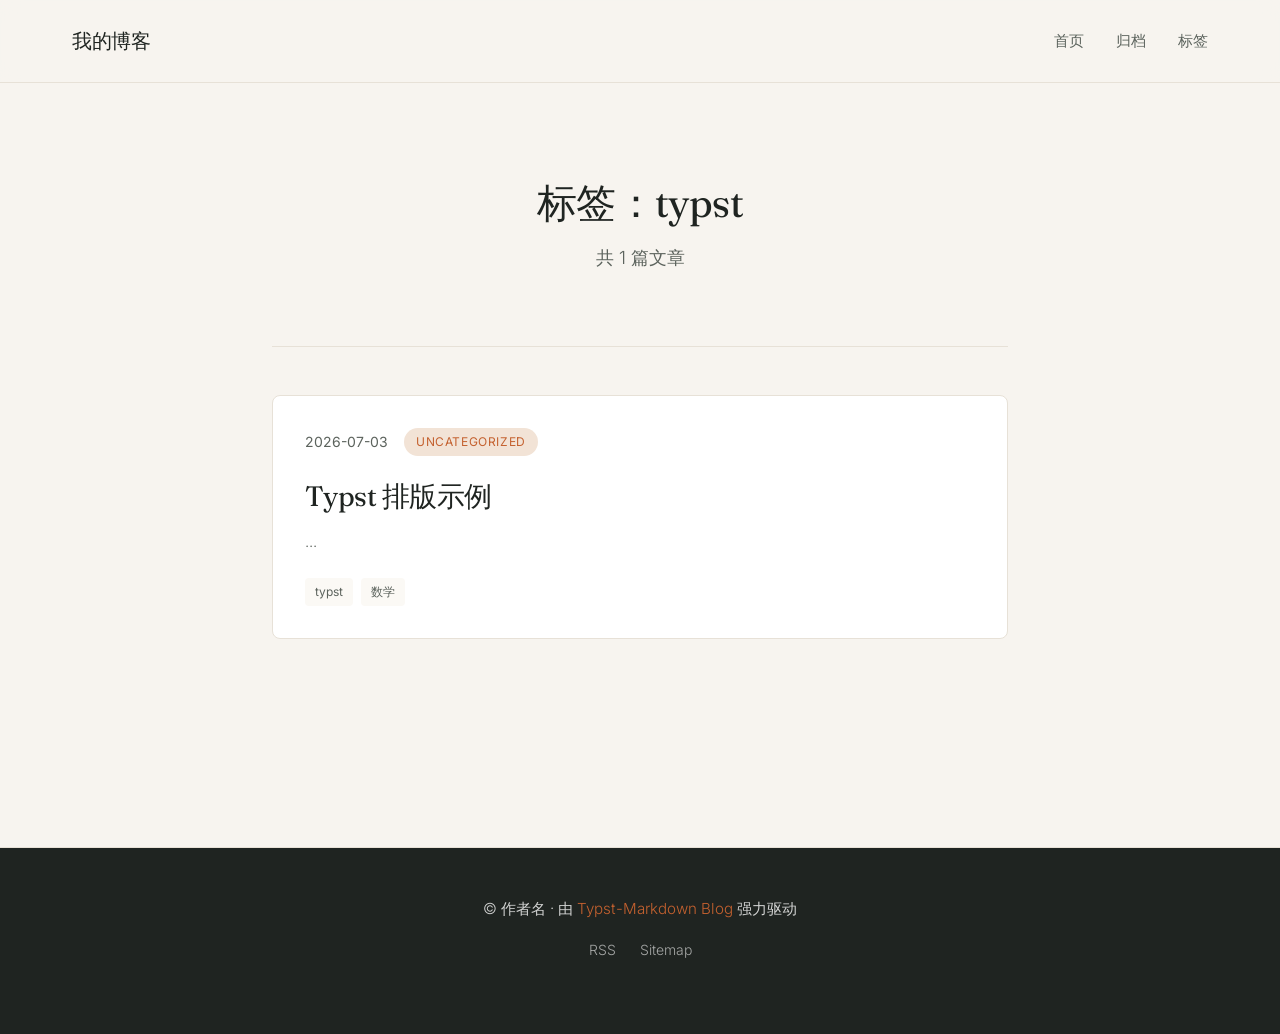
<file: tags/typst.html>
<!DOCTYPE html>
<html lang="zh-CN">
<head>
  <meta charset="UTF-8">
  <meta name="viewport" content="width=device-width, initial-scale=1.0">
  <meta name="description" content="一个支持 Markdown 和 Typst 的静态博客">
  <meta name="author" content="作者名">
  <title>标签: typst</title>
  <link rel="preconnect" href="https://fonts.googleapis.com">
  <link rel="preconnect" href="https://fonts.gstatic.com" crossorigin>
  <link href="https://fonts.googleapis.com/css2?family=Fraunces:ital,wght@0,400;0,500;1,400;1,500&family=Inter:wght@300;400;500&display=swap" rel="stylesheet">
  <link rel="stylesheet" href="/styles/main.css">
  <link rel="alternate" type="application/rss+xml" title="我的博客" href="/rss.xml">
</head>
<body>
<nav class="navbar">
  <div class="navbar-container">
    <a href="/" class="navbar-brand">我的博客</a>
    <div class="navbar-links">
      <a href="/" class="navbar-link">首页</a>
      <a href="/archive.html" class="navbar-link">归档</a>
      <a href="/tags/" class="navbar-link">标签</a>
    </div>
  </div>
</nav>

  <main class="main-content">
<div class="container">
  <header class="page-header">
    <h1 class="page-title">标签：typst</h1>
    <p class="page-description">共 1 篇文章</p>
  </header>

  <div class="posts-grid">
<article class="post-card">
  <a href="/posts/typst-example.html" class="post-card-link">

    <div class="post-card-content">
      <div class="post-card-meta">
        <span class="post-card-date">2026-07-03</span>
        <span class="post-card-category">Uncategorized</span>
      </div>

      <h2 class="post-card-title">Typst 排版示例</h2>

      <p class="post-card-excerpt">...</p>

      <div class="post-card-tags">
        <span class="post-card-tag">typst</span>
        <span class="post-card-tag">数学</span>
      </div>
    </div>
  </a>
</article>
  </div>
</div>
  </main>

<footer class="footer">
  <div class="footer-container">
    <p class="footer-text">
      © 作者名 ·
      由 <a href="https://github.com" target="_blank" rel="noopener">Typst-Markdown Blog</a> 强力驱动
    </p>
    <p class="footer-links">
      <a href="/rss.xml" class="footer-link">RSS</a>
      <a href="/sitemap.xml" class="footer-link">Sitemap</a>
    </p>
  </div>
</footer>

</body>
</html>
</file>
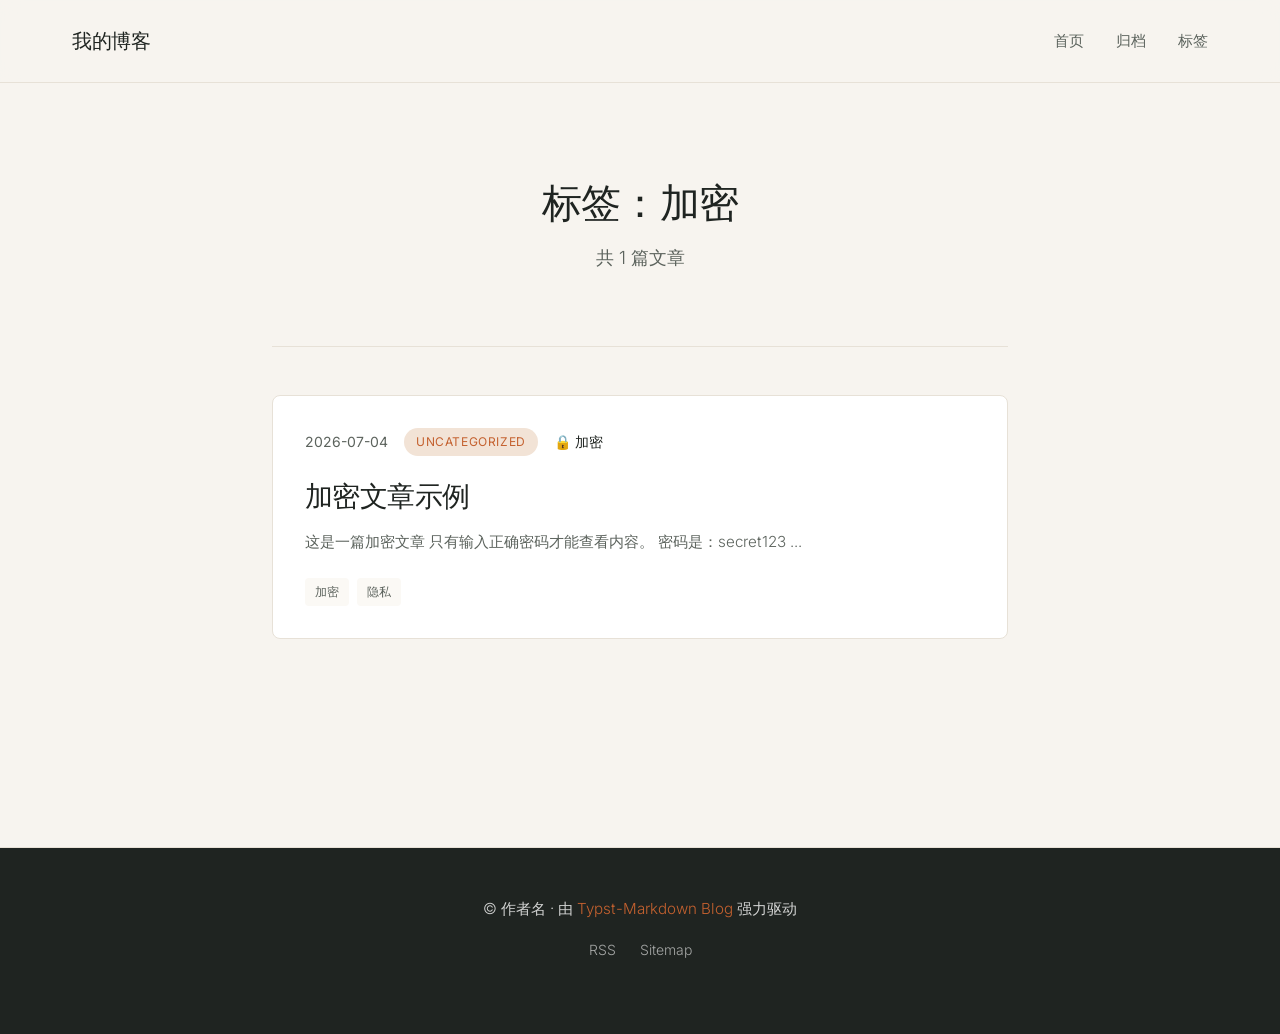
<file: tags/加密.html>
<!DOCTYPE html>
<html lang="zh-CN">
<head>
  <meta charset="UTF-8">
  <meta name="viewport" content="width=device-width, initial-scale=1.0">
  <meta name="description" content="一个支持 Markdown 和 Typst 的静态博客">
  <meta name="author" content="作者名">
  <title>标签: 加密</title>
  <link rel="preconnect" href="https://fonts.googleapis.com">
  <link rel="preconnect" href="https://fonts.gstatic.com" crossorigin>
  <link href="https://fonts.googleapis.com/css2?family=Fraunces:ital,wght@0,400;0,500;1,400;1,500&family=Inter:wght@300;400;500&display=swap" rel="stylesheet">
  <link rel="stylesheet" href="/styles/main.css">
  <link rel="alternate" type="application/rss+xml" title="我的博客" href="/rss.xml">
</head>
<body>
<nav class="navbar">
  <div class="navbar-container">
    <a href="/" class="navbar-brand">我的博客</a>
    <div class="navbar-links">
      <a href="/" class="navbar-link">首页</a>
      <a href="/archive.html" class="navbar-link">归档</a>
      <a href="/tags/" class="navbar-link">标签</a>
    </div>
  </div>
</nav>

  <main class="main-content">
<div class="container">
  <header class="page-header">
    <h1 class="page-title">标签：加密</h1>
    <p class="page-description">共 1 篇文章</p>
  </header>

  <div class="posts-grid">
<article class="post-card">
  <a href="/posts/encrypted-example.html" class="post-card-link">

    <div class="post-card-content">
      <div class="post-card-meta">
        <span class="post-card-date">2026-07-04</span>
        <span class="post-card-category">Uncategorized</span>
        <span class="post-card-badge">🔒 加密</span>
      </div>

      <h2 class="post-card-title">加密文章示例</h2>

      <p class="post-card-excerpt">这是一篇加密文章
只有输入正确密码才能查看内容。
密码是：secret123
...</p>

      <div class="post-card-tags">
        <span class="post-card-tag">加密</span>
        <span class="post-card-tag">隐私</span>
      </div>
    </div>
  </a>
</article>
  </div>
</div>
  </main>

<footer class="footer">
  <div class="footer-container">
    <p class="footer-text">
      © 作者名 ·
      由 <a href="https://github.com" target="_blank" rel="noopener">Typst-Markdown Blog</a> 强力驱动
    </p>
    <p class="footer-links">
      <a href="/rss.xml" class="footer-link">RSS</a>
      <a href="/sitemap.xml" class="footer-link">Sitemap</a>
    </p>
  </div>
</footer>

</body>
</html>
</file>
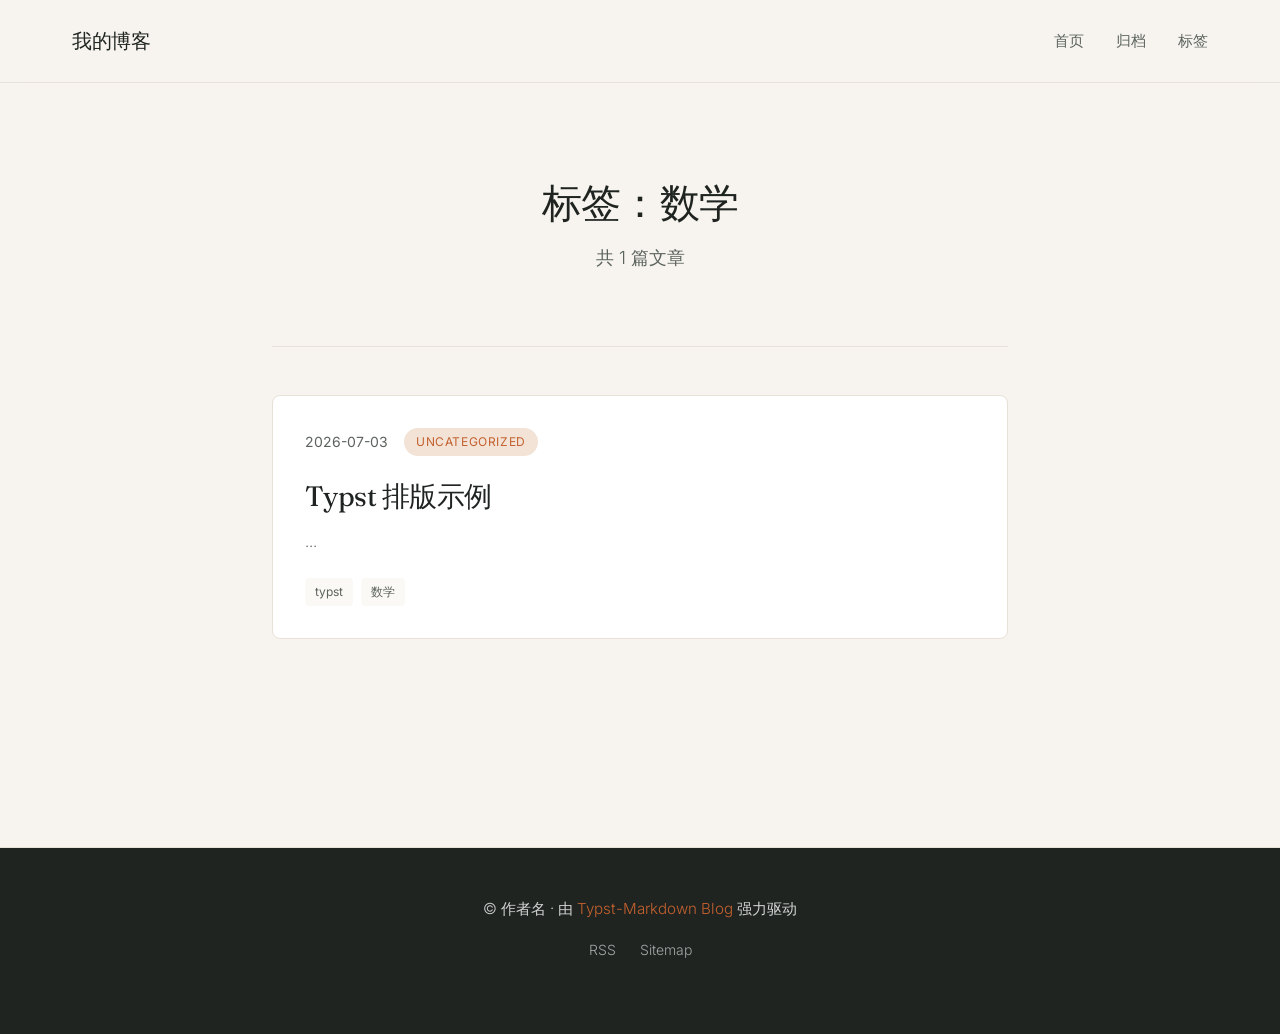
<file: tags/数学.html>
<!DOCTYPE html>
<html lang="zh-CN">
<head>
  <meta charset="UTF-8">
  <meta name="viewport" content="width=device-width, initial-scale=1.0">
  <meta name="description" content="一个支持 Markdown 和 Typst 的静态博客">
  <meta name="author" content="作者名">
  <title>标签: 数学</title>
  <link rel="preconnect" href="https://fonts.googleapis.com">
  <link rel="preconnect" href="https://fonts.gstatic.com" crossorigin>
  <link href="https://fonts.googleapis.com/css2?family=Fraunces:ital,wght@0,400;0,500;1,400;1,500&family=Inter:wght@300;400;500&display=swap" rel="stylesheet">
  <link rel="stylesheet" href="/styles/main.css">
  <link rel="alternate" type="application/rss+xml" title="我的博客" href="/rss.xml">
</head>
<body>
<nav class="navbar">
  <div class="navbar-container">
    <a href="/" class="navbar-brand">我的博客</a>
    <div class="navbar-links">
      <a href="/" class="navbar-link">首页</a>
      <a href="/archive.html" class="navbar-link">归档</a>
      <a href="/tags/" class="navbar-link">标签</a>
    </div>
  </div>
</nav>

  <main class="main-content">
<div class="container">
  <header class="page-header">
    <h1 class="page-title">标签：数学</h1>
    <p class="page-description">共 1 篇文章</p>
  </header>

  <div class="posts-grid">
<article class="post-card">
  <a href="/posts/typst-example.html" class="post-card-link">

    <div class="post-card-content">
      <div class="post-card-meta">
        <span class="post-card-date">2026-07-03</span>
        <span class="post-card-category">Uncategorized</span>
      </div>

      <h2 class="post-card-title">Typst 排版示例</h2>

      <p class="post-card-excerpt">...</p>

      <div class="post-card-tags">
        <span class="post-card-tag">typst</span>
        <span class="post-card-tag">数学</span>
      </div>
    </div>
  </a>
</article>
  </div>
</div>
  </main>

<footer class="footer">
  <div class="footer-container">
    <p class="footer-text">
      © 作者名 ·
      由 <a href="https://github.com" target="_blank" rel="noopener">Typst-Markdown Blog</a> 强力驱动
    </p>
    <p class="footer-links">
      <a href="/rss.xml" class="footer-link">RSS</a>
      <a href="/sitemap.xml" class="footer-link">Sitemap</a>
    </p>
  </div>
</footer>

</body>
</html>
</file>
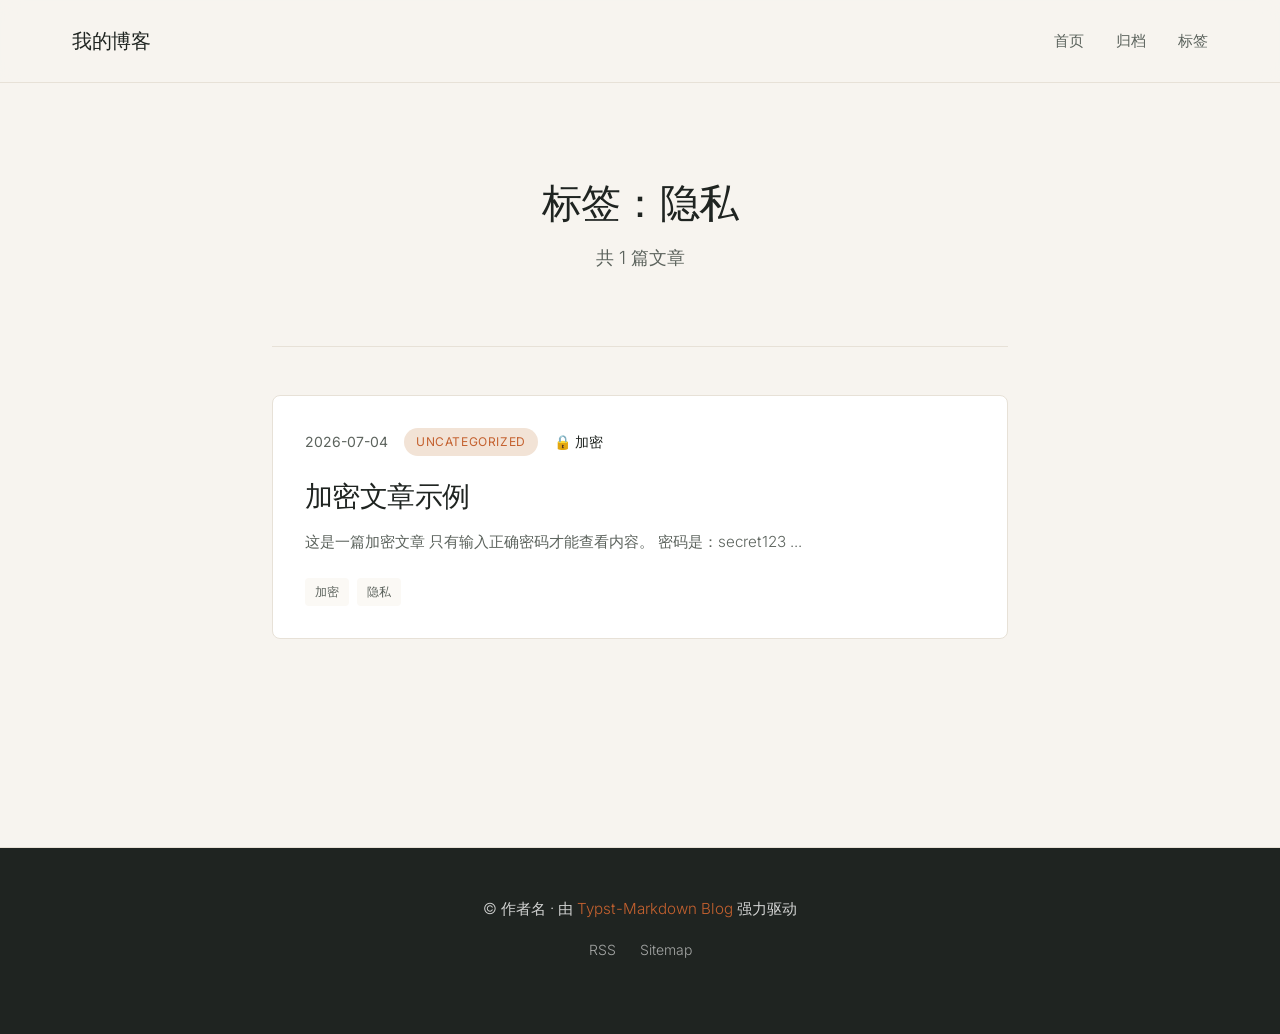
<file: tags/隐私.html>
<!DOCTYPE html>
<html lang="zh-CN">
<head>
  <meta charset="UTF-8">
  <meta name="viewport" content="width=device-width, initial-scale=1.0">
  <meta name="description" content="一个支持 Markdown 和 Typst 的静态博客">
  <meta name="author" content="作者名">
  <title>标签: 隐私</title>
  <link rel="preconnect" href="https://fonts.googleapis.com">
  <link rel="preconnect" href="https://fonts.gstatic.com" crossorigin>
  <link href="https://fonts.googleapis.com/css2?family=Fraunces:ital,wght@0,400;0,500;1,400;1,500&family=Inter:wght@300;400;500&display=swap" rel="stylesheet">
  <link rel="stylesheet" href="/styles/main.css">
  <link rel="alternate" type="application/rss+xml" title="我的博客" href="/rss.xml">
</head>
<body>
<nav class="navbar">
  <div class="navbar-container">
    <a href="/" class="navbar-brand">我的博客</a>
    <div class="navbar-links">
      <a href="/" class="navbar-link">首页</a>
      <a href="/archive.html" class="navbar-link">归档</a>
      <a href="/tags/" class="navbar-link">标签</a>
    </div>
  </div>
</nav>

  <main class="main-content">
<div class="container">
  <header class="page-header">
    <h1 class="page-title">标签：隐私</h1>
    <p class="page-description">共 1 篇文章</p>
  </header>

  <div class="posts-grid">
<article class="post-card">
  <a href="/posts/encrypted-example.html" class="post-card-link">

    <div class="post-card-content">
      <div class="post-card-meta">
        <span class="post-card-date">2026-07-04</span>
        <span class="post-card-category">Uncategorized</span>
        <span class="post-card-badge">🔒 加密</span>
      </div>

      <h2 class="post-card-title">加密文章示例</h2>

      <p class="post-card-excerpt">这是一篇加密文章
只有输入正确密码才能查看内容。
密码是：secret123
...</p>

      <div class="post-card-tags">
        <span class="post-card-tag">加密</span>
        <span class="post-card-tag">隐私</span>
      </div>
    </div>
  </a>
</article>
  </div>
</div>
  </main>

<footer class="footer">
  <div class="footer-container">
    <p class="footer-text">
      © 作者名 ·
      由 <a href="https://github.com" target="_blank" rel="noopener">Typst-Markdown Blog</a> 强力驱动
    </p>
    <p class="footer-links">
      <a href="/rss.xml" class="footer-link">RSS</a>
      <a href="/sitemap.xml" class="footer-link">Sitemap</a>
    </p>
  </div>
</footer>

</body>
</html>
</file>
<file: styles/main.css>
/* Design System - Warm Editorial Theme */

:root {
  /* Colors */
  --color-bg: #F7F4EF;
  --color-surface: #FBF9F5;
  --color-surface-white: #FFFFFF;
  --color-border: #E7E1D7;
  --color-ink: #1F2421;
  --color-muted: #5C635D;
  --color-accent: #C4612F;
  --color-accent-hover: #A94E22;
  --color-accent-tint: #F2E3D6;
  --color-dark: #1F2421;

  /* Typography */
  --font-serif: 'Fraunces', 'DM Serif Display', 'Georgia', serif;
  --font-sans: 'Inter', -apple-system, BlinkMacSystemFont, sans-serif;

  /* Spacing */
  --space-xs: 0.5rem;
  --space-sm: 1rem;
  --space-md: 1.5rem;
  --space-lg: 2rem;
  --space-xl: 3rem;
  --space-2xl: 4rem;

  /* Border radius */
  --radius-sm: 4px;
  --radius-md: 8px;
  --radius-pill: 999px;

  /* Shadows */
  --shadow-sm: 0 1px 3px rgba(31, 36, 33, 0.08);
  --shadow-md: 0 4px 12px rgba(31, 36, 33, 0.12);
  --shadow-lg: 0 8px 24px rgba(31, 36, 33, 0.16);
}

/* Reset & Base */
* {
  margin: 0;
  padding: 0;
  box-sizing: border-box;
}

html {
  font-size: 16px;
  scroll-behavior: smooth;
}

body {
  font-family: var(--font-sans);
  font-weight: 300;
  line-height: 1.7;
  color: var(--color-ink);
  background-color: var(--color-bg);
  -webkit-font-smoothing: antialiased;
  -moz-osx-font-smoothing: grayscale;
}

/* Typography */
h1, h2, h3, h4, h5, h6 {
  font-family: var(--font-serif);
  font-weight: 400;
  letter-spacing: -0.02em;
  line-height: 1.2;
  margin-bottom: var(--space-md);
}

h1 { font-size: 2.5rem; }
h2 { font-size: 2rem; }
h3 { font-size: 1.5rem; }
h4 { font-size: 1.25rem; }

h1 em, h2 em, h3 em {
  color: var(--color-accent);
  font-style: italic;
}

p {
  margin-bottom: var(--space-md);
  font-weight: 300;
}

a {
  color: var(--color-accent);
  text-decoration: none;
  transition: color 0.2s;
}

a:hover {
  color: var(--color-accent-hover);
}

strong {
  font-weight: 500;
}

/* Layout */
.container {
  max-width: 800px;
  margin: 0 auto;
  padding: var(--space-xl) var(--space-lg);
}

.main-content {
  min-height: calc(100vh - 200px);
}

/* Navigation */
.navbar {
  position: sticky;
  top: 0;
  z-index: 100;
  background-color: rgba(247, 244, 239, 0.9);
  backdrop-filter: blur(10px);
  border-bottom: 1px solid var(--color-border);
}

.navbar-container {
  max-width: 1200px;
  margin: 0 auto;
  padding: var(--space-md) var(--space-lg);
  display: flex;
  justify-content: space-between;
  align-items: center;
}

.navbar-brand {
  font-family: var(--font-serif);
  font-size: 1.25rem;
  font-weight: 500;
  color: var(--color-ink);
  letter-spacing: -0.02em;
}

.navbar-links {
  display: flex;
  gap: var(--space-lg);
}

.navbar-link {
  color: var(--color-muted);
  font-weight: 400;
  font-size: 0.95rem;
  transition: color 0.2s;
}

.navbar-link:hover {
  color: var(--color-ink);
}

/* Hero Section */
.hero {
  background-color: var(--color-surface);
  border-bottom: 1px solid var(--color-border);
  padding: var(--space-2xl) var(--space-lg);
  text-align: center;
}

.hero-content {
  max-width: 700px;
  margin: 0 auto;
}

.hero-eyebrow {
  display: inline-block;
  padding: var(--space-xs) var(--space-md);
  background-color: var(--color-accent-tint);
  color: var(--color-accent);
  border-radius: var(--radius-pill);
  font-size: 0.875rem;
  font-weight: 400;
  margin-bottom: var(--space-md);
  text-transform: uppercase;
  letter-spacing: 0.05em;
}

.hero-title {
  font-size: 3rem;
  margin-bottom: var(--space-md);
}

.hero-description {
  font-size: 1.125rem;
  color: var(--color-muted);
  font-weight: 300;
}

/* Posts Grid */
.posts-grid {
  display: grid;
  grid-template-columns: 1fr;
  gap: var(--space-xl);
  margin-bottom: var(--space-xl);
}

/* Post Card */
.post-card {
  background-color: var(--color-surface-white);
  border: 1px solid var(--color-border);
  border-radius: var(--radius-md);
  overflow: hidden;
  transition: transform 0.2s, box-shadow 0.2s;
}

.post-card:hover {
  transform: translateY(-2px);
  box-shadow: var(--shadow-md);
}

.post-card-link {
  display: block;
  color: inherit;
}

.post-card-image {
  width: 100%;
  height: 300px;
  overflow: hidden;
  border-bottom: 1px solid var(--color-border);
}

.post-card-image img {
  width: 100%;
  height: 100%;
  object-fit: cover;
  transition: transform 0.3s;
}

.post-card:hover .post-card-image img {
  transform: scale(1.05);
}

.post-card-content {
  padding: var(--space-lg);
}

.post-card-meta {
  display: flex;
  gap: var(--space-sm);
  margin-bottom: var(--space-md);
  flex-wrap: wrap;
  align-items: center;
}

.post-card-date {
  color: var(--color-muted);
  font-size: 0.875rem;
  font-weight: 400;
}

.post-card-category {
  display: inline-block;
  padding: 0.25rem 0.75rem;
  background-color: var(--color-accent-tint);
  color: var(--color-accent);
  border-radius: var(--radius-pill);
  font-size: 0.75rem;
  font-weight: 400;
  text-transform: uppercase;
  letter-spacing: 0.05em;
}

.post-card-badge {
  font-size: 0.875rem;
}

.post-card-title {
  font-size: 1.75rem;
  margin-bottom: var(--space-sm);
  color: var(--color-ink);
}

.post-card-excerpt {
  color: var(--color-muted);
  font-size: 0.95rem;
  line-height: 1.6;
  margin-bottom: var(--space-md);
}

.post-card-tags {
  display: flex;
  gap: var(--space-xs);
  flex-wrap: wrap;
}

.post-card-tag {
  padding: 0.25rem 0.625rem;
  background-color: var(--color-surface);
  color: var(--color-muted);
  border-radius: var(--radius-sm);
  font-size: 0.75rem;
  font-weight: 400;
}

/* Post Page */
.post {
  max-width: 750px;
  margin: 0 auto;
  padding: var(--space-xl) var(--space-lg);
}

.post-header {
  margin-bottom: var(--space-xl);
}

.post-meta {
  display: flex;
  gap: var(--space-sm);
  margin-bottom: var(--space-md);
  align-items: center;
}

.post-date {
  color: var(--color-muted);
  font-size: 0.95rem;
}

.post-category-pill {
  padding: 0.25rem 0.75rem;
  background-color: var(--color-accent-tint);
  color: var(--color-accent);
  border-radius: var(--radius-pill);
  font-size: 0.8rem;
  font-weight: 400;
  text-transform: uppercase;
  letter-spacing: 0.05em;
}

.post-title {
  font-size: 2.75rem;
  margin-bottom: var(--space-md);
  line-height: 1.15;
}

.post-tags {
  display: flex;
  gap: var(--space-xs);
  flex-wrap: wrap;
  margin-bottom: var(--space-lg);
}

.post-tag {
  padding: 0.375rem 0.875rem;
  background-color: var(--color-surface);
  color: var(--color-muted);
  border-radius: var(--radius-pill);
  font-size: 0.875rem;
  font-weight: 400;
  transition: background-color 0.2s;
}

.post-tag:hover {
  background-color: var(--color-accent-tint);
  color: var(--color-accent);
}

.post-hero-image {
  width: 100%;
  height: 400px;
  border-radius: var(--radius-md);
  overflow: hidden;
  border: 1px solid var(--color-border);
  margin-bottom: var(--space-xl);
}

.post-hero-image img {
  width: 100%;
  height: 100%;
  object-fit: cover;
}

.post-content {
  font-size: 1.0625rem;
  line-height: 1.8;
  color: var(--color-ink);
  margin-bottom: var(--space-xl);
}

.post-content h1,
.post-content h2,
.post-content h3 {
  margin-top: var(--space-xl);
  margin-bottom: var(--space-md);
}

.post-content h1 { font-size: 2rem; }
.post-content h2 { font-size: 1.5rem; }
.post-content h3 { font-size: 1.25rem; }

.post-content p {
  margin-bottom: var(--space-md);
}

.post-content a {
  text-decoration: underline;
  text-underline-offset: 2px;
}

.post-content ul,
.post-content ol {
  margin-bottom: var(--space-md);
  padding-left: var(--space-lg);
}

.post-content li {
  margin-bottom: var(--space-xs);
}

.post-content code {
  background-color: var(--color-surface);
  padding: 0.125rem 0.375rem;
  border-radius: var(--radius-sm);
  font-family: 'Monaco', 'Courier New', monospace;
  font-size: 0.9em;
}

.post-content pre {
  background-color: var(--color-dark);
  color: #f8f8f2;
  padding: var(--space-md);
  border-radius: var(--radius-md);
  overflow-x: auto;
  margin-bottom: var(--space-md);
  border: 1px solid var(--color-border);
}

.post-content pre code {
  background: none;
  padding: 0;
  color: inherit;
}

.post-content blockquote {
  border-left: 4px solid var(--color-accent);
  padding-left: var(--space-md);
  margin: var(--space-lg) 0;
  color: var(--color-muted);
  font-style: italic;
}

.post-content img {
  max-width: 100%;
  height: auto;
  border-radius: var(--radius-md);
  margin: var(--space-lg) 0;
  border: 1px solid var(--color-border);
}

.post-footer {
  border-top: 1px solid var(--color-border);
  padding-top: var(--space-lg);
  display: flex;
  justify-content: space-between;
  align-items: center;
}

.post-author {
  color: var(--color-muted);
  font-size: 0.95rem;
}

/* Buttons */
.pill-button {
  display: inline-block;
  padding: 0.625rem 1.5rem;
  background-color: var(--color-accent);
  color: white;
  border-radius: var(--radius-pill);
  font-weight: 400;
  font-size: 0.95rem;
  border: none;
  cursor: pointer;
  transition: background-color 0.2s, transform 0.2s;
}

.pill-button:hover {
  background-color: var(--color-accent-hover);
  transform: translateY(-1px);
}

/* Pagination */
.pagination {
  display: flex;
  justify-content: center;
  align-items: center;
  gap: var(--space-md);
  margin-top: var(--space-xl);
  padding: var(--space-lg) 0;
}

.pagination-link {
  padding: 0.5rem 1.25rem;
  background-color: var(--color-surface-white);
  border: 1px solid var(--color-border);
  border-radius: var(--radius-pill);
  font-weight: 400;
  transition: all 0.2s;
}

.pagination-link:hover {
  background-color: var(--color-accent);
  color: white;
  border-color: var(--color-accent);
}

.pagination-info {
  color: var(--color-muted);
  font-size: 0.95rem;
}

/* Archive Page */
.archive-year {
  margin-bottom: var(--space-xl);
}

.archive-year-title {
  font-size: 2rem;
  margin-bottom: var(--space-md);
  color: var(--color-accent);
}

.archive-list {
  list-style: none;
  padding: 0;
}

.archive-item {
  padding: var(--space-sm) 0;
  border-bottom: 1px solid var(--color-border);
  display: flex;
  gap: var(--space-md);
  align-items: baseline;
}

.archive-date {
  color: var(--color-muted);
  font-size: 0.875rem;
  min-width: 100px;
  font-weight: 400;
}

.archive-link {
  flex: 1;
  color: var(--color-ink);
  font-weight: 400;
}

.archive-badge {
  margin-left: var(--space-xs);
}

/* Tags Pages */
.tags-cloud {
  display: flex;
  flex-wrap: wrap;
  gap: var(--space-sm);
  padding: var(--space-lg) 0;
}

.tag-bubble {
  padding: 0.5rem 1.25rem;
  background-color: var(--color-surface-white);
  border: 1px solid var(--color-border);
  border-radius: var(--radius-pill);
  color: var(--color-ink);
  font-weight: 400;
  transition: all 0.2s;
}

.tag-bubble:hover {
  background-color: var(--color-accent);
  color: white;
  border-color: var(--color-accent);
  transform: translateY(-2px);
}

.tag-count {
  color: var(--color-muted);
  font-size: 0.875rem;
  margin-left: 0.25rem;
}

.tag-bubble:hover .tag-count {
  color: rgba(255, 255, 255, 0.8);
}

/* Page Header */
.page-header {
  text-align: center;
  padding: var(--space-xl) 0;
  border-bottom: 1px solid var(--color-border);
  margin-bottom: var(--space-xl);
}

.page-title {
  font-size: 2.5rem;
  margin-bottom: var(--space-sm);
}

.page-description {
  color: var(--color-muted);
  font-size: 1.125rem;
}

/* Encryption UI */
.encrypted-wrapper {
  background-color: var(--color-surface);
  border: 2px solid var(--color-border);
  border-radius: var(--radius-md);
  padding: var(--space-2xl);
  text-align: center;
  margin: var(--space-xl) 0;
}

.encrypted-icon {
  font-size: 3rem;
  margin-bottom: var(--space-md);
}

.encrypted-prompt h2 {
  font-size: 1.75rem;
  margin-bottom: var(--space-sm);
}

.encrypted-description {
  color: var(--color-muted);
  margin-bottom: var(--space-lg);
}

.encrypted-form {
  display: flex;
  gap: var(--space-sm);
  justify-content: center;
  flex-wrap: wrap;
  max-width: 400px;
  margin: 0 auto;
}

.encrypted-input {
  flex: 1;
  min-width: 200px;
  padding: 0.625rem 1rem;
  border: 1px solid var(--color-border);
  border-radius: var(--radius-pill);
  font-family: var(--font-sans);
  font-size: 0.95rem;
  background-color: white;
}

.encrypted-input:focus {
  outline: none;
  border-color: var(--color-accent);
}

.encrypted-error {
  color: #d32f2f;
  margin-top: var(--space-sm);
  font-size: 0.875rem;
}

/* Typst Content */
.typst-content {
  background-color: var(--color-surface);
  padding: var(--space-lg);
  border-radius: var(--radius-md);
  border: 1px solid var(--color-border);
}

/* Footer */
.footer {
  background-color: var(--color-dark);
  color: rgba(255, 255, 255, 0.8);
  padding: var(--space-xl) var(--space-lg);
  margin-top: var(--space-2xl);
  border-top: 1px solid var(--color-border);
}

.footer-container {
  max-width: 1200px;
  margin: 0 auto;
  text-align: center;
}

.footer-text {
  margin-bottom: var(--space-sm);
  font-size: 0.95rem;
}

.footer-text a {
  color: var(--color-accent);
}

.footer-links {
  display: flex;
  gap: var(--space-md);
  justify-content: center;
}

.footer-link {
  color: rgba(255, 255, 255, 0.6);
  font-size: 0.875rem;
  transition: color 0.2s;
}

.footer-link:hover {
  color: white;
}

/* Responsive */
@media (max-width: 768px) {
  .hero-title {
    font-size: 2rem;
  }

  .post-title {
    font-size: 2rem;
  }

  .post-card-title {
    font-size: 1.5rem;
  }

  .navbar-container {
    flex-direction: column;
    gap: var(--space-sm);
  }

  .post-footer {
    flex-direction: column;
    gap: var(--space-md);
    text-align: center;
  }

  .archive-item {
    flex-direction: column;
    gap: var(--space-xs);
  }
}
</file>
